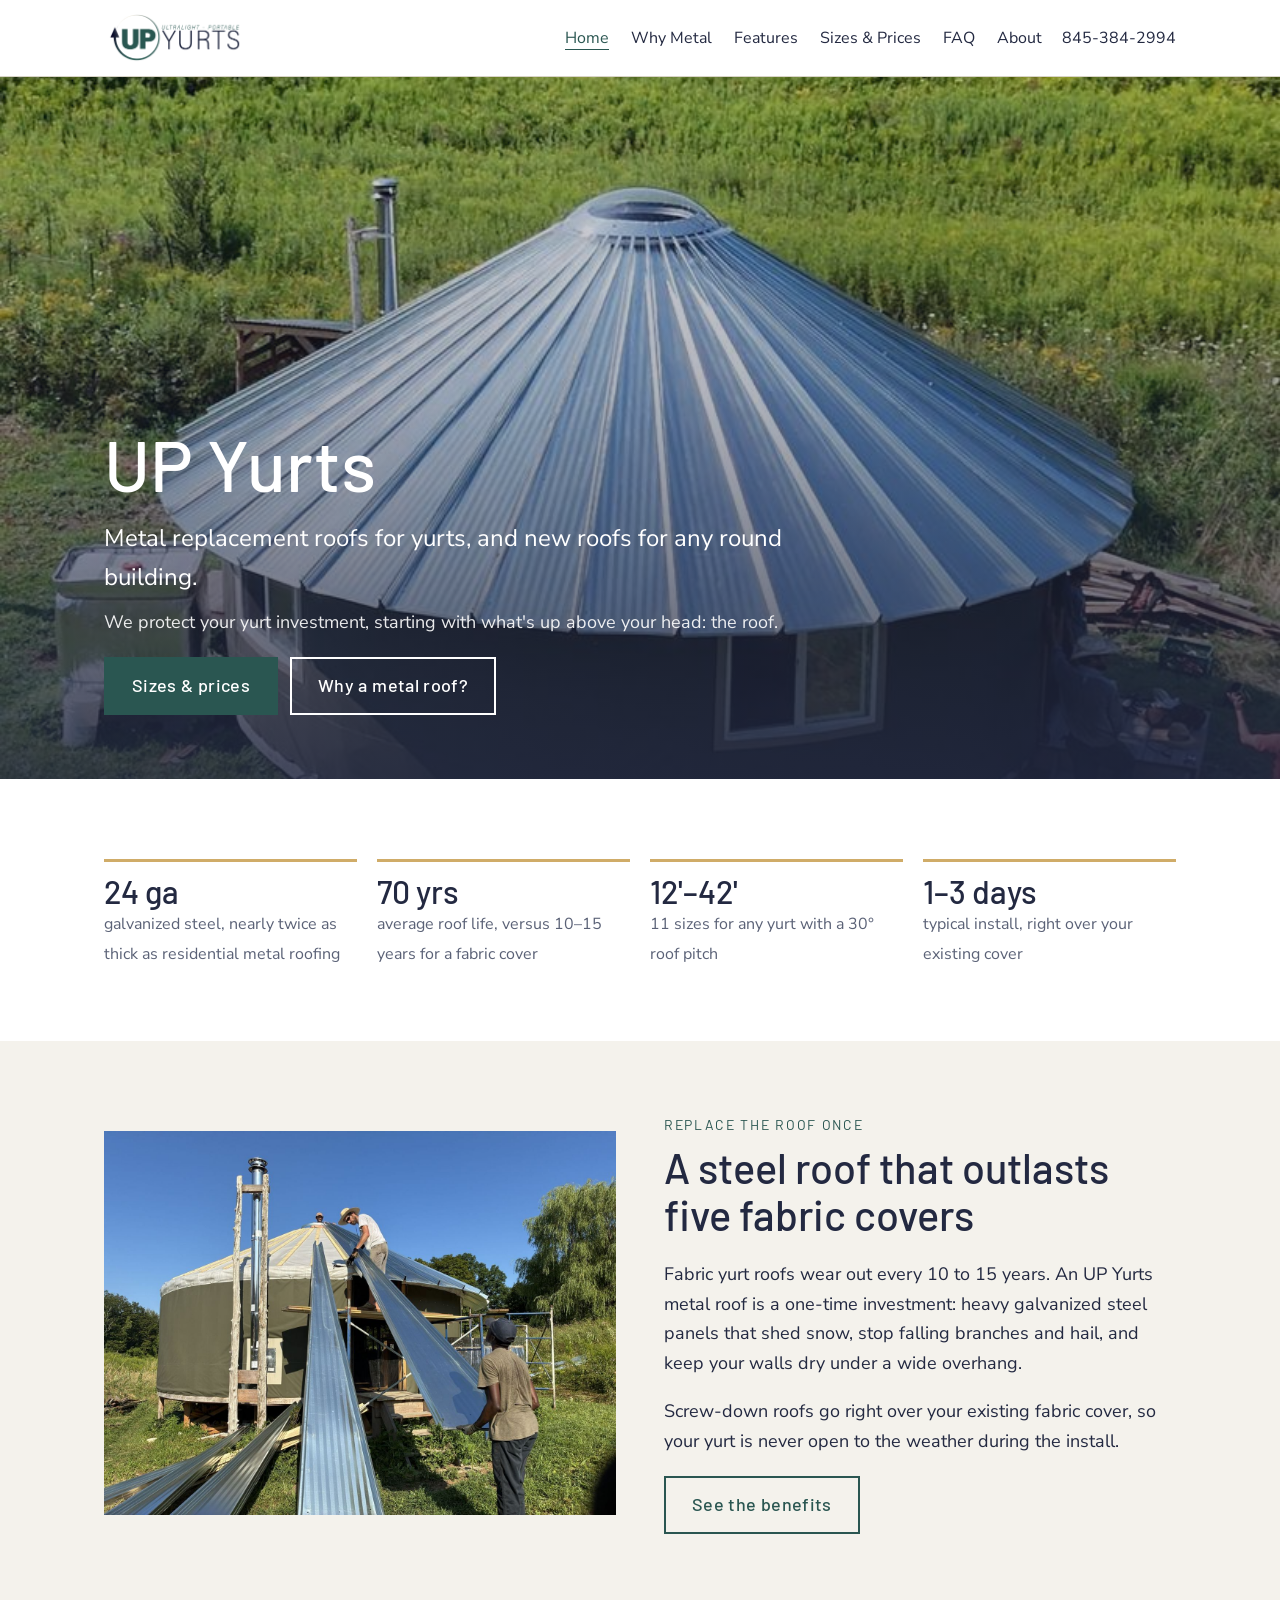
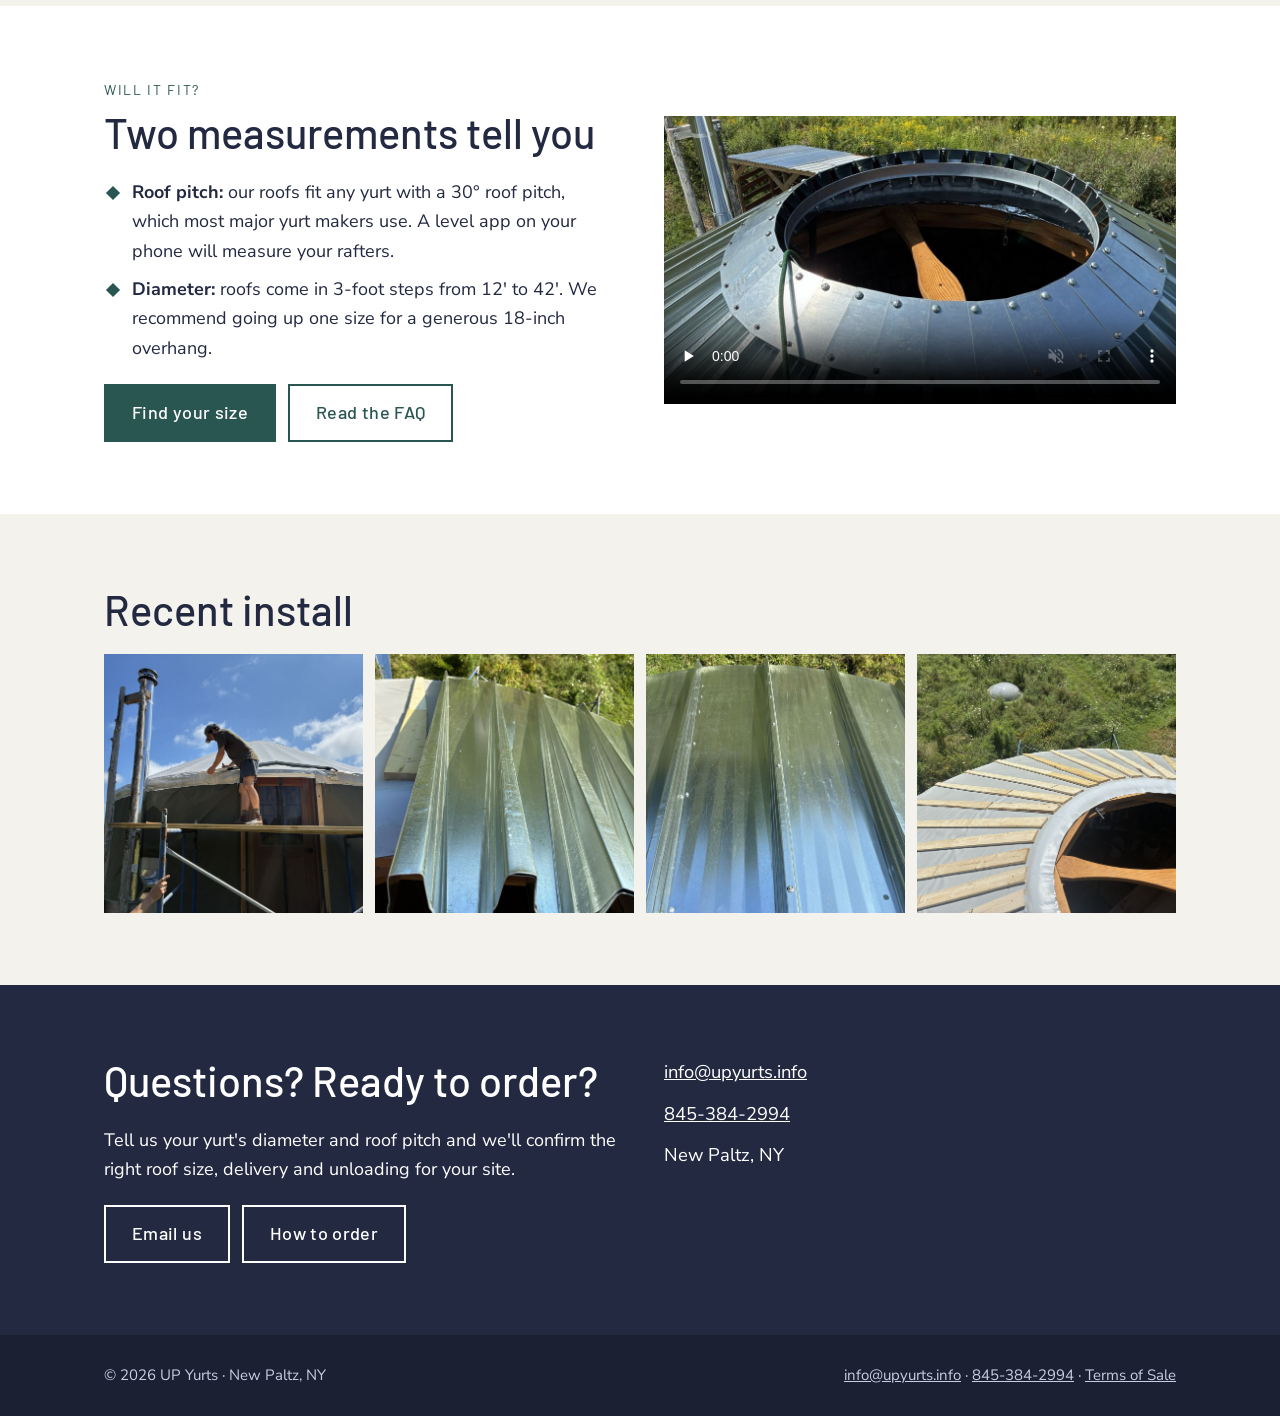
<file: index.html>
<!DOCTYPE html>
<html lang="en">
<head>
<meta charset="utf-8">
<meta name="viewport" content="width=device-width, initial-scale=1">
<title>UP Yurts | Metal Yurt Roofs | Replacement Roofs for Yurts</title>
<meta name="description" content="Galvanized steel replacement roofs for yurts and round houses. 11 sizes from 12' to 42', built for a 70-year life, shipped free in the lower 48.">
<link rel="canonical" href="https://upyurts.info/">
<meta property="og:title" content="UP Yurts | Metal Yurt Roofs | Replacement Roofs for Yurts">
<meta property="og:description" content="Galvanized steel replacement roofs for yurts and round houses. 11 sizes from 12' to 42', built for a 70-year life, shipped free in the lower 48.">
<meta property="og:image" content="https://upyurts.info/img/roof-finished.jpg">
<meta property="og:url" content="https://upyurts.info/">
<meta property="og:site_name" content="UP Yurts">
<link rel="icon" href="/assets/logo.png">
<link rel="preconnect" href="https://fonts.googleapis.com"><link rel="preconnect" href="https://fonts.gstatic.com" crossorigin>
<link href="https://fonts.googleapis.com/css2?family=Barlow:wght@500&family=Nunito+Sans:wght@400;700&display=swap" rel="stylesheet">
<link rel="stylesheet" href="/assets/style.css">
</head>
<body>
<a class="skip" href="#main">Skip to content</a>
<header class="site-head"><div class="wrap">
<a class="logo" href="/"><img src="/assets/logo.png" alt="UP Yurts" width="148" height="50"></a>
<button class="menu-btn" aria-expanded="false" aria-controls="nav" onclick="var n=document.getElementById('nav');n.classList.toggle('open');this.setAttribute('aria-expanded',n.classList.contains('open'))">Menu</button>
<nav class="nav" id="nav"><a href="/" aria-current=page>Home</a><a href="/metal-yurt-roofs">Why Metal</a><a href="/features">Features</a><a href="/roof">Sizes &amp; Prices</a><a href="/faq">FAQ</a><a href="/about">About</a></nav>
<a class="head-phone" href="tel:+18453842994">845-384-2994</a>
</div></header>
<main id="main">
<div class="hero">
<video autoplay muted loop playsinline poster="/img/roof-finished.jpg"><source src="/media/roof-drone-1.mp4" type="video/mp4"></video>
<div class="wrap">
<h1>UP Yurts</h1>
<p class="lead">Metal replacement roofs for yurts, and new roofs for any round building.</p>
<p class="sub">We protect your yurt investment, starting with what's up above your head: the roof.</p>
<div class="btns"><a class="btn solid" href="/roof">Sizes &amp; prices</a><a class="btn light" href="/metal-yurt-roofs">Why a metal roof?</a></div>
</div></div>

<section><div class="wrap">
<div class="facts">
<div class="fact"><b>24 ga</b><span>galvanized steel, nearly twice as thick as residential metal roofing</span></div>
<div class="fact"><b>70 yrs</b><span>average roof life, versus 10–15 years for a fabric cover</span></div>
<div class="fact"><b>12'–42'</b><span>11 sizes for any yurt with a 30° roof pitch</span></div>
<div class="fact"><b>1–3 days</b><span>typical install, right over your existing cover</span></div>
</div></div></section>

<section class="alt"><div class="wrap split">
<div class="split-media"><img src="/img/img_3580.jpg" alt="Installing metal roof panels on a yurt" loading="lazy"></div>
<div><p class="kicker">Replace the roof once</p>
<h2>A steel roof that outlasts five fabric covers</h2>
<p>Fabric yurt roofs wear out every 10 to 15 years. An UP Yurts metal roof is a one-time investment: heavy galvanized steel panels that shed snow, stop falling branches and hail, and keep your walls dry under a wide overhang.</p>
<p>Screw-down roofs go right over your existing fabric cover, so your yurt is never open to the weather during the install.</p>
<div class="btns"><a class="btn" href="/metal-yurt-roofs">See the benefits</a></div></div>
</div></section>

<section><div class="wrap split flip">
<div class="split-media"><div class="video-box"><video controls muted playsinline preload="none" poster="/img/img_3600.jpg"><source src="/media/roof-drone-2.mp4" type="video/mp4"></video></div></div>
<div><p class="kicker">Will it fit?</p>
<h2>Two measurements tell you</h2>
<ul class="ticks"><li><b>Roof pitch:</b> our roofs fit any yurt with a 30° roof pitch, which most major yurt makers use. A level app on your phone will measure your rafters.</li>
<li><b>Diameter:</b> roofs come in 3-foot steps from 12' to 42'. We recommend going up one size for a generous 18-inch overhang.</li></ul>
<div class="btns"><a class="btn solid" href="/roof">Find your size</a><a class="btn" href="/faq">Read the FAQ</a></div></div>
</div></section>

<section class="alt"><div class="wrap">
<h2>Recent install</h2>
<div class="gallery">
<img src="/img/img_3549.jpg" alt="Setting the first roof panels">
<img src="/img/img_3572.jpg" alt="Deep-rib galvanized roof panels">
<img src="/img/img_3599.jpg" alt="Finished roof panels">
<img src="/img/img_3569.jpg" alt="Roof center ring opening">
</div></div></section>
<section class="contact"><div class="wrap split">
<div><h2>Questions? Ready to order?</h2>
<p>Tell us your yurt's diameter and roof pitch and we'll confirm the right roof size, delivery and unloading for your site.</p>
<div class="btns"><a class="btn light" href="mailto:info@upyurts.info">Email us</a><a class="btn light" href="/roof#order">How to order</a></div></div>
<ul class="contact-list"><li><a href="mailto:info@upyurts.info">info@upyurts.info</a></li><li><a href="tel:+18453842994">845-384-2994</a></li><li>New Paltz, NY</li></ul>
</div></section>
</main>
<footer class="site-foot"><div class="wrap">
<span>© 2026 UP Yurts · New Paltz, NY</span>
<span><a href="mailto:info@upyurts.info">info@upyurts.info</a> · <a href="tel:+18453842994">845-384-2994</a> · <a href="/terms">Terms of Sale</a></span>
</div></footer>
</body>
</html>
</file>
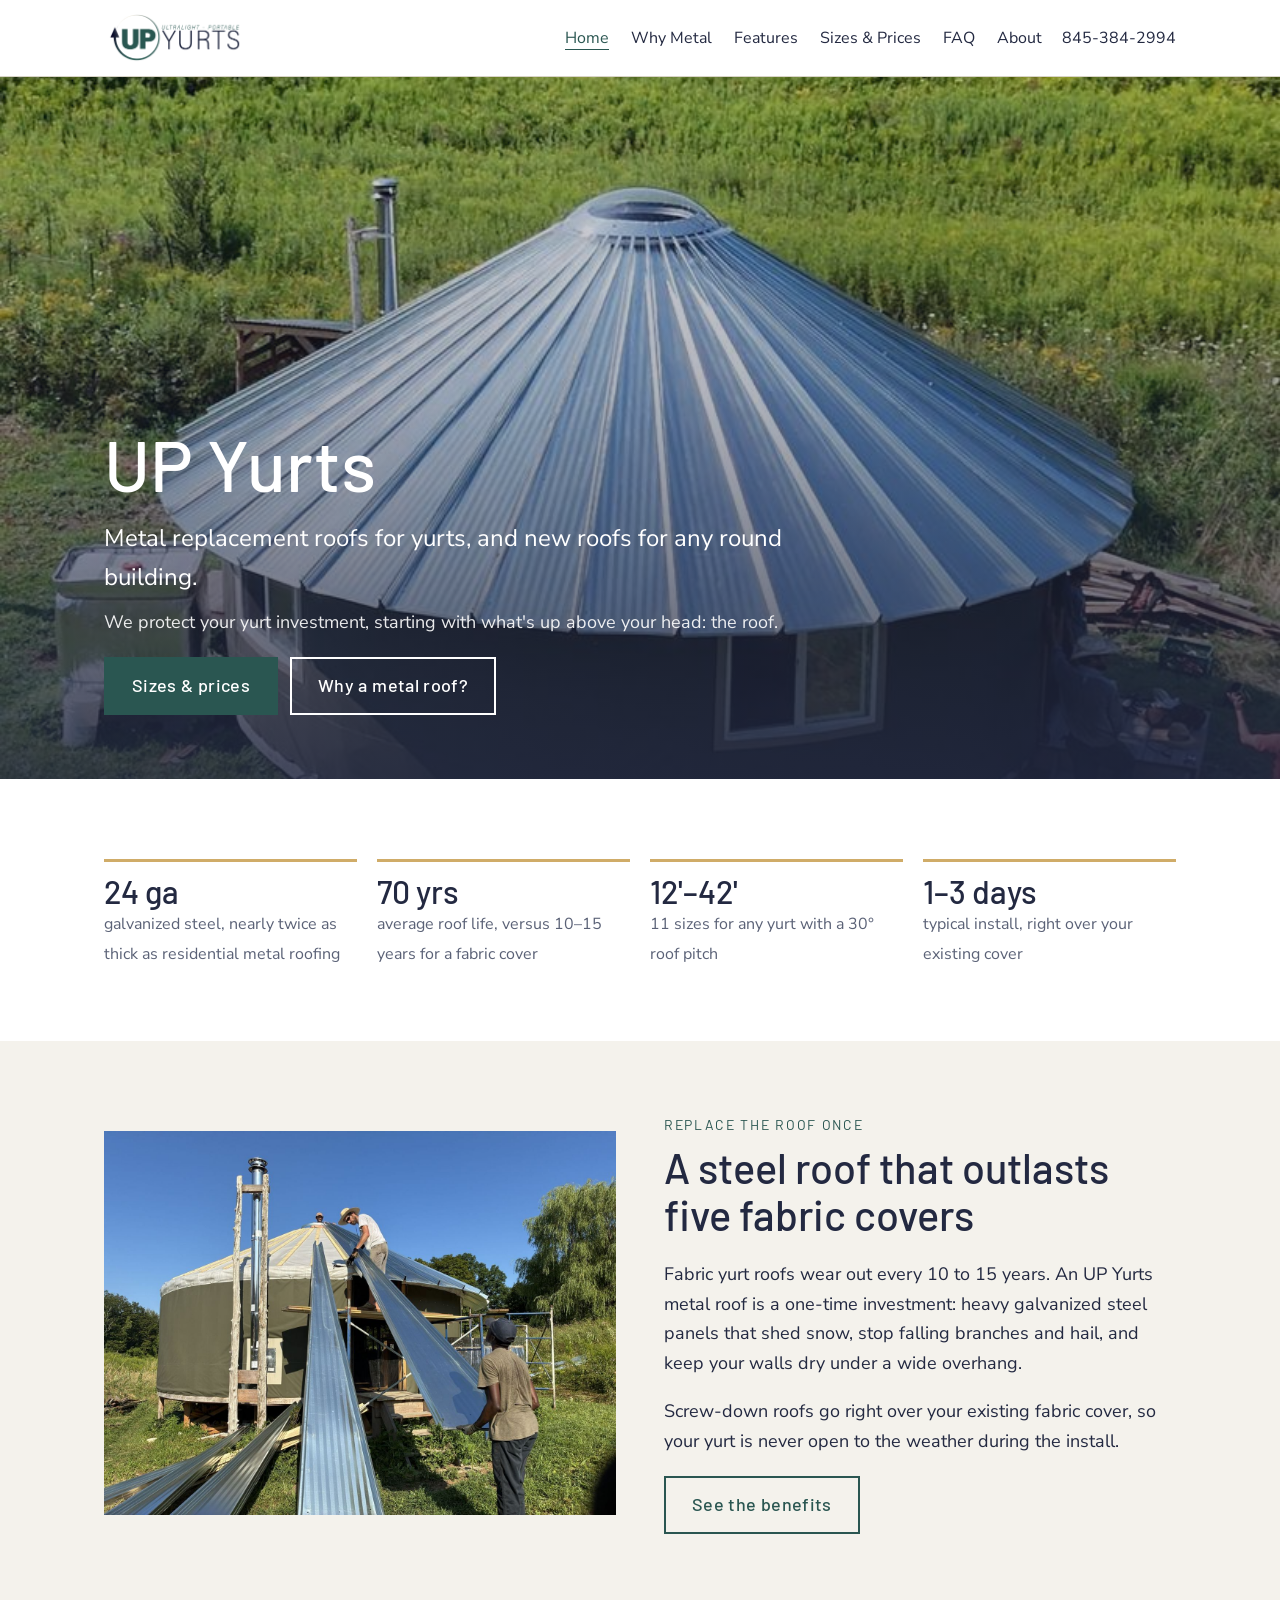
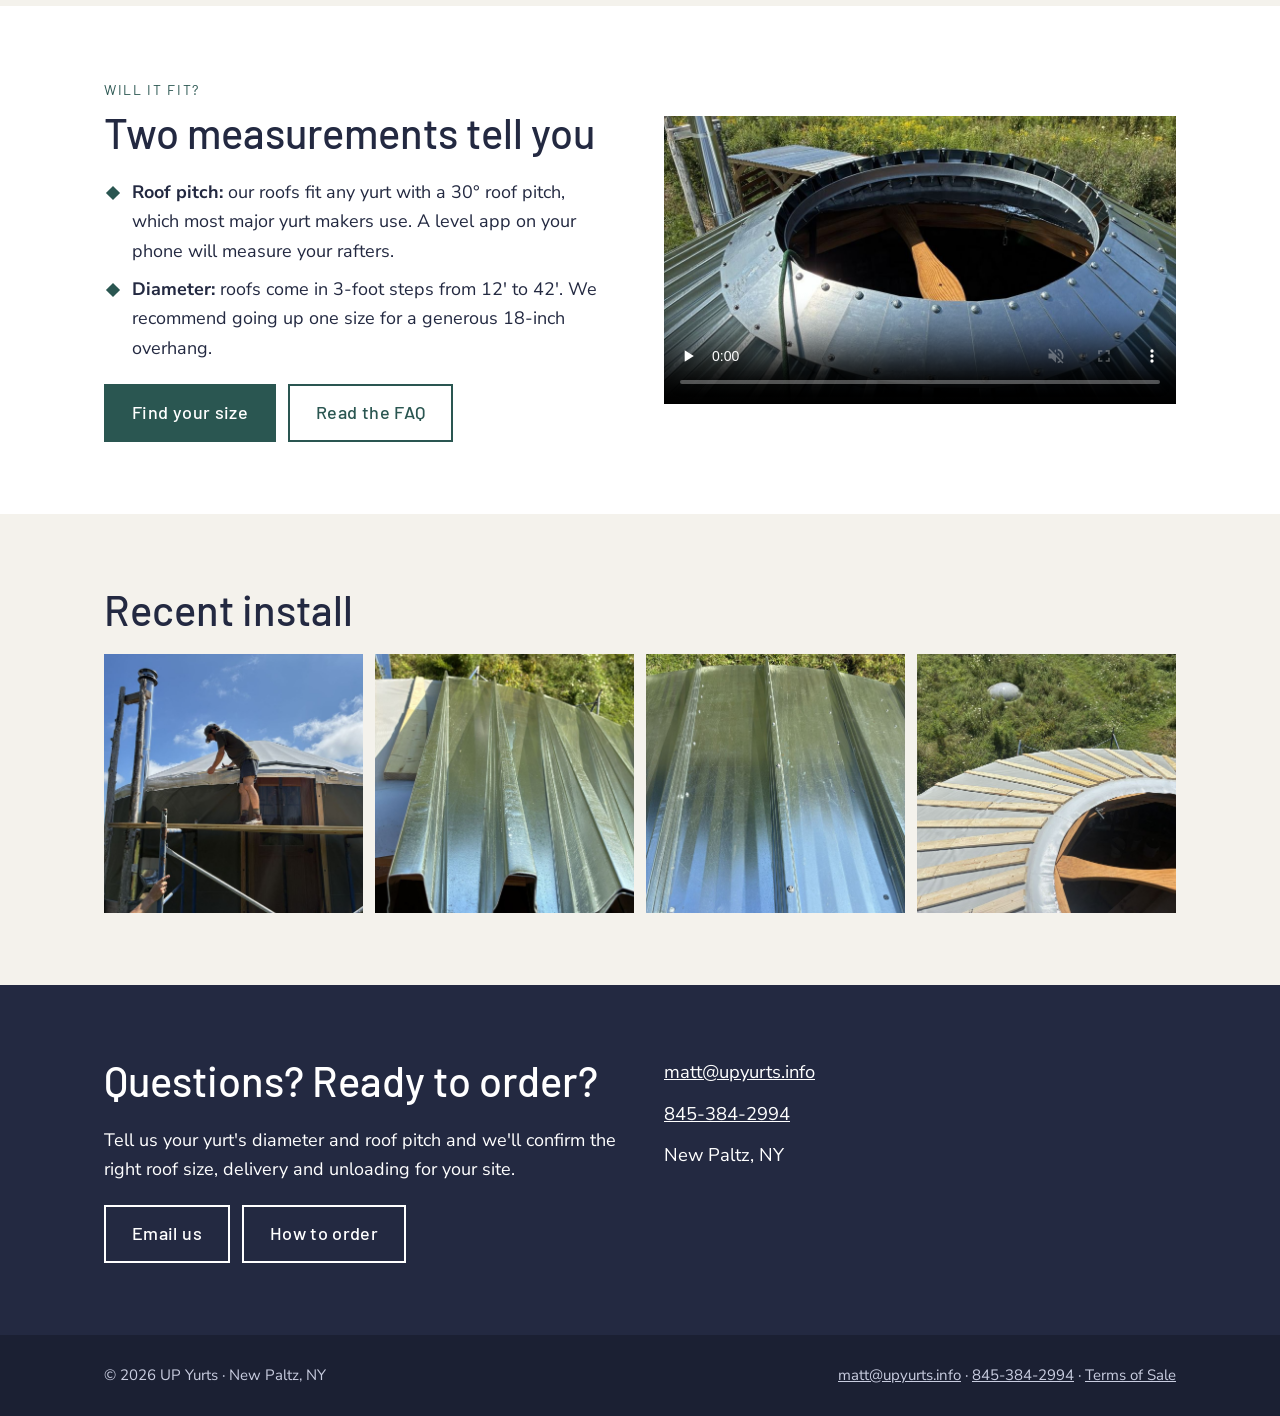
<file: public/index.html>
<!DOCTYPE html>
<html lang="en">
<head>
<meta charset="utf-8">
<meta name="viewport" content="width=device-width, initial-scale=1">
<title>UP Yurts | Metal Yurt Roofs | Replacement Roofs for Yurts</title>
<meta name="description" content="Galvanized steel replacement roofs for yurts and round houses. 11 sizes from 12' to 42', built for a 70-year life, with freight to your door included.">
<link rel="canonical" href="https://upyurts.info/">
<meta property="og:title" content="UP Yurts | Metal Yurt Roofs | Replacement Roofs for Yurts">
<meta property="og:description" content="Galvanized steel replacement roofs for yurts and round houses. 11 sizes from 12' to 42', built for a 70-year life, with freight to your door included.">
<meta property="og:image" content="https://upyurts.info/img/roof-finished.jpg">
<meta property="og:url" content="https://upyurts.info/">
<meta property="og:site_name" content="UP Yurts">
<link rel="icon" href="/assets/logo.png">
<link rel="preconnect" href="https://fonts.googleapis.com"><link rel="preconnect" href="https://fonts.gstatic.com" crossorigin>
<link href="https://fonts.googleapis.com/css2?family=Barlow:wght@500&family=Nunito+Sans:wght@400;700&display=swap" rel="stylesheet">
<link rel="stylesheet" href="/assets/style.css">
</head>
<body>
<a class="skip" href="#main">Skip to content</a>
<header class="site-head"><div class="wrap">
<a class="logo" href="/"><img src="/assets/logo.png" alt="UP Yurts" width="148" height="50"></a>
<button class="menu-btn" aria-expanded="false" aria-controls="nav" onclick="var n=document.getElementById('nav');n.classList.toggle('open');this.setAttribute('aria-expanded',n.classList.contains('open'))">Menu</button>
<nav class="nav" id="nav"><a href="/" aria-current=page>Home</a><a href="/metal-yurt-roofs">Why Metal</a><a href="/features">Features</a><a href="/roof">Sizes &amp; Prices</a><a href="/faq">FAQ</a><a href="/about">About</a></nav>
<a class="head-phone" href="tel:+18453842994">845-384-2994</a>
</div></header>
<main id="main">
<div class="hero">
<video autoplay muted loop playsinline poster="/img/roof-finished.jpg"><source src="/media/roof-drone-1.mp4" type="video/mp4"></video>
<div class="wrap">
<h1>UP Yurts</h1>
<p class="lead">Metal replacement roofs for yurts, and new roofs for any round building.</p>
<p class="sub">We protect your yurt investment, starting with what's up above your head: the roof.</p>
<div class="btns"><a class="btn solid" href="/roof">Sizes &amp; prices</a><a class="btn light" href="/metal-yurt-roofs">Why a metal roof?</a></div>
</div></div>

<section><div class="wrap">
<div class="facts">
<div class="fact"><b>24 ga</b><span>galvanized steel, nearly twice as thick as residential metal roofing</span></div>
<div class="fact"><b>70 yrs</b><span>average roof life, versus 10–15 years for a fabric cover</span></div>
<div class="fact"><b>12'–42'</b><span>11 sizes for any yurt with a 30° roof pitch</span></div>
<div class="fact"><b>1–3 days</b><span>typical install, right over your existing cover</span></div>
</div></div></section>

<section class="alt"><div class="wrap split">
<div class="split-media"><img src="/img/img_3580.jpg" alt="Installing metal roof panels on a yurt" loading="lazy"></div>
<div><p class="kicker">Replace the roof once</p>
<h2>A steel roof that outlasts five fabric covers</h2>
<p>Fabric yurt roofs wear out every 10 to 15 years. An UP Yurts metal roof is a one-time investment: heavy galvanized steel panels that shed snow, stop falling branches and hail, and keep your walls dry under a wide overhang.</p>
<p>Screw-down roofs go right over your existing fabric cover, so your yurt is never open to the weather during the install.</p>
<div class="btns"><a class="btn" href="/metal-yurt-roofs">See the benefits</a></div></div>
</div></section>

<section><div class="wrap split flip">
<div class="split-media"><div class="video-box"><video controls muted playsinline preload="none" poster="/img/img_3600.jpg"><source src="/media/roof-drone-2.mp4" type="video/mp4"></video></div></div>
<div><p class="kicker">Will it fit?</p>
<h2>Two measurements tell you</h2>
<ul class="ticks"><li><b>Roof pitch:</b> our roofs fit any yurt with a 30° roof pitch, which most major yurt makers use. A level app on your phone will measure your rafters.</li>
<li><b>Diameter:</b> roofs come in 3-foot steps from 12' to 42'. We recommend going up one size for a generous 18-inch overhang.</li></ul>
<div class="btns"><a class="btn solid" href="/roof">Find your size</a><a class="btn" href="/faq">Read the FAQ</a></div></div>
</div></section>

<section class="alt"><div class="wrap">
<h2>Recent install</h2>
<div class="gallery">
<img src="/img/img_3549.jpg" alt="Setting the first roof panels">
<img src="/img/img_3572.jpg" alt="Deep-rib galvanized roof panels">
<img src="/img/img_3599.jpg" alt="Finished roof panels">
<img src="/img/img_3569.jpg" alt="Roof center ring opening">
</div></div></section>
<section class="contact"><div class="wrap split">
<div><h2>Questions? Ready to order?</h2>
<p>Tell us your yurt's diameter and roof pitch and we'll confirm the right roof size, delivery and unloading for your site.</p>
<div class="btns"><a class="btn light" href="mailto:matt@upyurts.info">Email us</a><a class="btn light" href="/roof#order">How to order</a></div></div>
<ul class="contact-list"><li><a href="mailto:matt@upyurts.info">matt@upyurts.info</a></li><li><a href="tel:+18453842994">845-384-2994</a></li><li>New Paltz, NY</li></ul>
</div></section>
</main>
<footer class="site-foot"><div class="wrap">
<span>© 2026 UP Yurts · New Paltz, NY</span>
<span><a href="mailto:matt@upyurts.info">matt@upyurts.info</a> · <a href="tel:+18453842994">845-384-2994</a> · <a href="/terms">Terms of Sale</a></span>
</div></footer>
</body>
</html>
</file>
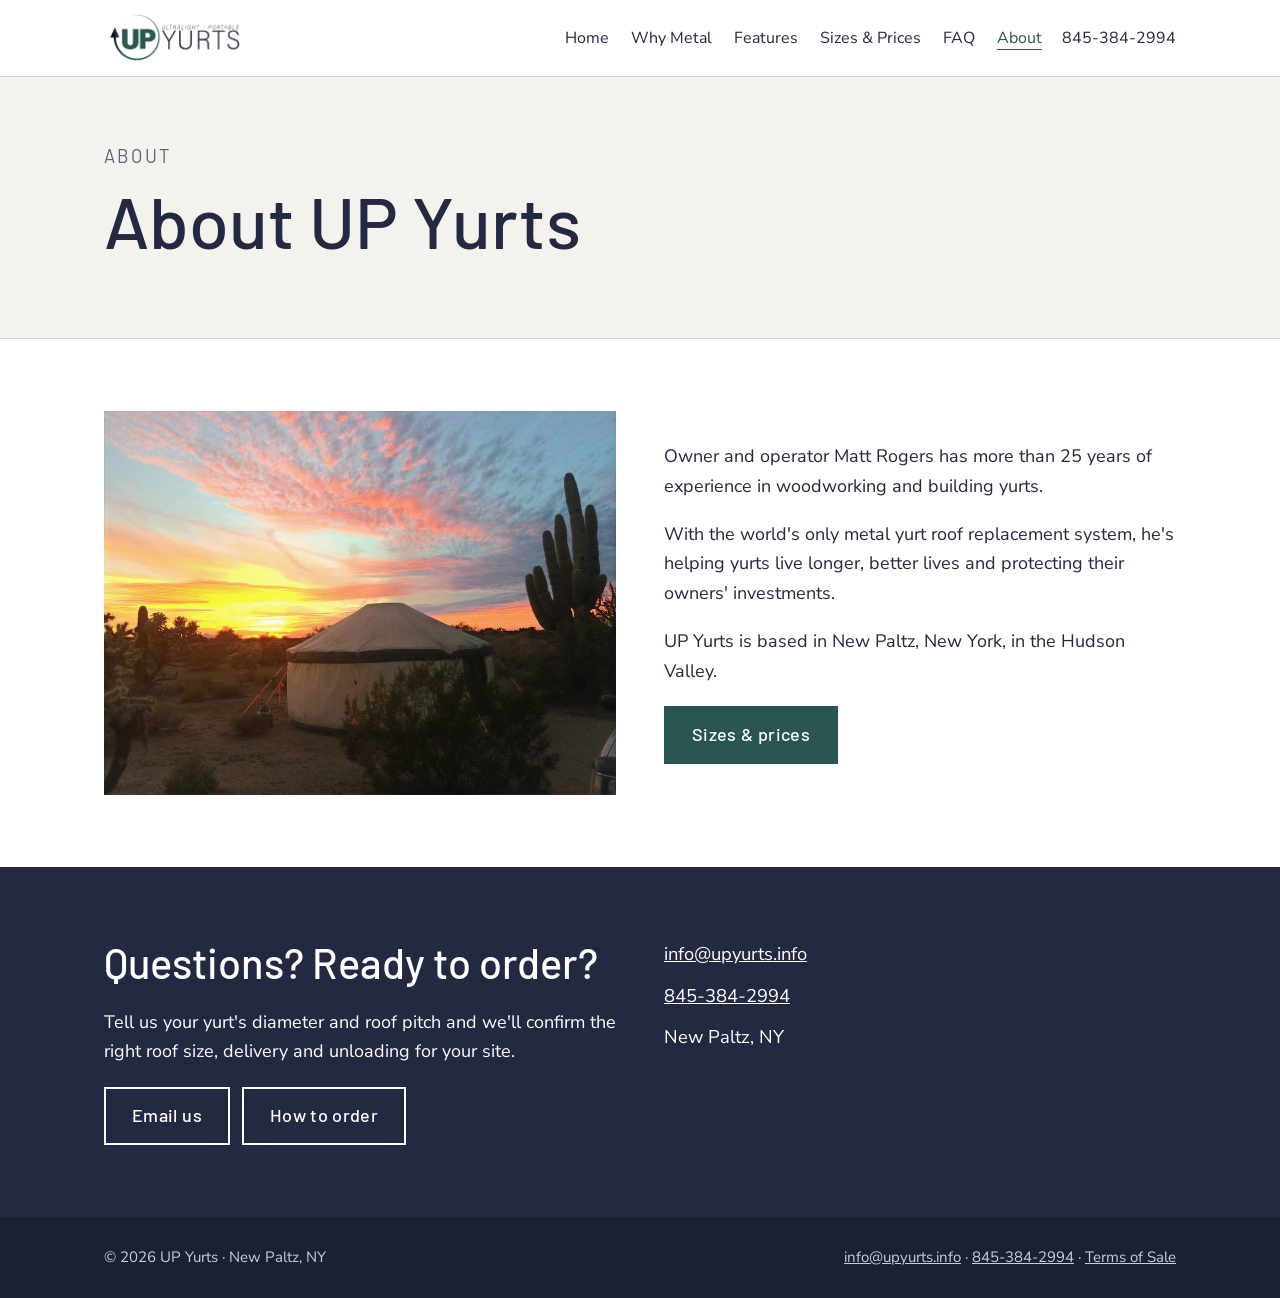
<file: about.html>
<!DOCTYPE html>
<html lang="en">
<head>
<meta charset="utf-8">
<meta name="viewport" content="width=device-width, initial-scale=1">
<title>About | UP Yurts</title>
<meta name="description" content="UP Yurts is run by Matt Rogers in New Paltz, NY, with more than 25 years of woodworking and yurt-building experience.">
<link rel="canonical" href="https://upyurts.info/about">
<meta property="og:title" content="About | UP Yurts">
<meta property="og:description" content="UP Yurts is run by Matt Rogers in New Paltz, NY, with more than 25 years of woodworking and yurt-building experience.">
<meta property="og:image" content="https://upyurts.info/img/roof-finished.jpg">
<meta property="og:url" content="https://upyurts.info/about">
<meta property="og:site_name" content="UP Yurts">
<link rel="icon" href="/assets/logo.png">
<link rel="preconnect" href="https://fonts.googleapis.com"><link rel="preconnect" href="https://fonts.gstatic.com" crossorigin>
<link href="https://fonts.googleapis.com/css2?family=Barlow:wght@500&family=Nunito+Sans:wght@400;700&display=swap" rel="stylesheet">
<link rel="stylesheet" href="/assets/style.css">
</head>
<body>
<a class="skip" href="#main">Skip to content</a>
<header class="site-head"><div class="wrap">
<a class="logo" href="/"><img src="/assets/logo.png" alt="UP Yurts" width="148" height="50"></a>
<button class="menu-btn" aria-expanded="false" aria-controls="nav" onclick="var n=document.getElementById('nav');n.classList.toggle('open');this.setAttribute('aria-expanded',n.classList.contains('open'))">Menu</button>
<nav class="nav" id="nav"><a href="/">Home</a><a href="/metal-yurt-roofs">Why Metal</a><a href="/features">Features</a><a href="/roof">Sizes &amp; Prices</a><a href="/faq">FAQ</a><a href="/about" aria-current=page>About</a></nav>
<a class="head-phone" href="tel:+18453842994">845-384-2994</a>
</div></header>
<main id="main">
<div class="page-head"><div class="wrap"><p class="kicker">About</p><h1>About UP Yurts</h1></div></div>
<section><div class="wrap split">
<div class="split-media"><img src="/img/about-yurt.jpg" alt="A yurt at sunset in the desert" loading="lazy"></div>
<div><p>Owner and operator Matt Rogers has more than 25 years of experience in woodworking and building yurts.</p>
<p>With the world's only metal yurt roof replacement system, he's helping yurts live longer, better lives and protecting their owners' investments.</p>
<p>UP Yurts is based in New Paltz, New York, in the Hudson Valley.</p>
<div class="btns"><a class="btn solid" href="/roof">Sizes &amp; prices</a></div></div>
</div></section>
<section class="contact"><div class="wrap split">
<div><h2>Questions? Ready to order?</h2>
<p>Tell us your yurt's diameter and roof pitch and we'll confirm the right roof size, delivery and unloading for your site.</p>
<div class="btns"><a class="btn light" href="mailto:info@upyurts.info">Email us</a><a class="btn light" href="/roof#order">How to order</a></div></div>
<ul class="contact-list"><li><a href="mailto:info@upyurts.info">info@upyurts.info</a></li><li><a href="tel:+18453842994">845-384-2994</a></li><li>New Paltz, NY</li></ul>
</div></section>
</main>
<footer class="site-foot"><div class="wrap">
<span>© 2026 UP Yurts · New Paltz, NY</span>
<span><a href="mailto:info@upyurts.info">info@upyurts.info</a> · <a href="tel:+18453842994">845-384-2994</a> · <a href="/terms">Terms of Sale</a></span>
</div></footer>
</body>
</html>
</file>
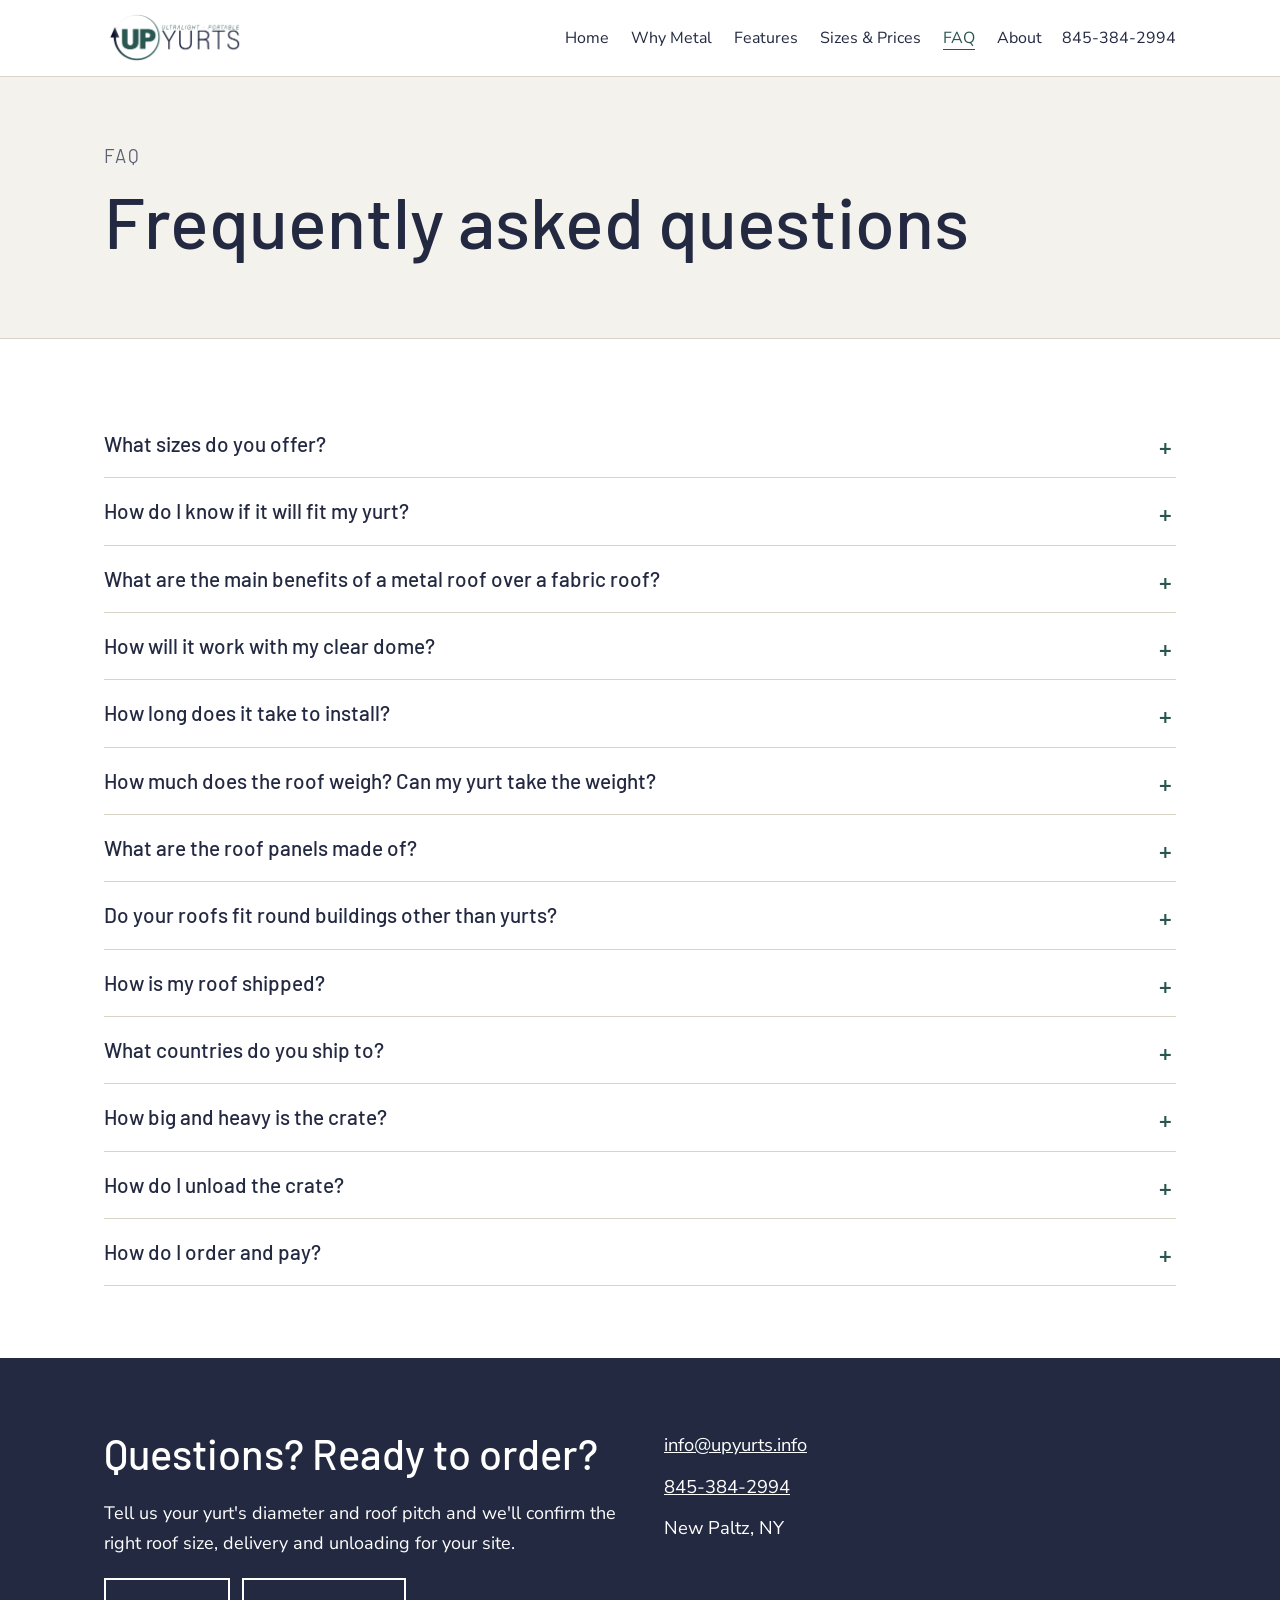
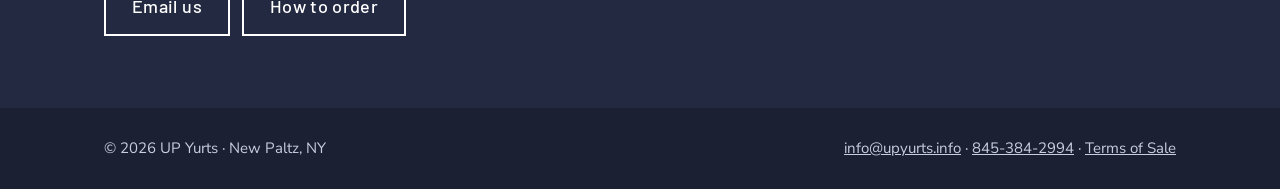
<file: faq.html>
<!DOCTYPE html>
<html lang="en">
<head>
<meta charset="utf-8">
<meta name="viewport" content="width=device-width, initial-scale=1">
<title>FAQ | Metal Yurt Roofs | UP Yurts</title>
<meta name="description" content="Answers about UP Yurts metal roofs: sizes, fit, domes, install time, weight, materials, shipping, crate sizes, unloading and ordering.">
<link rel="canonical" href="https://upyurts.info/faq">
<meta property="og:title" content="FAQ | Metal Yurt Roofs | UP Yurts">
<meta property="og:description" content="Answers about UP Yurts metal roofs: sizes, fit, domes, install time, weight, materials, shipping, crate sizes, unloading and ordering.">
<meta property="og:image" content="https://upyurts.info/img/roof-finished.jpg">
<meta property="og:url" content="https://upyurts.info/faq">
<meta property="og:site_name" content="UP Yurts">
<link rel="icon" href="/assets/logo.png">
<link rel="preconnect" href="https://fonts.googleapis.com"><link rel="preconnect" href="https://fonts.gstatic.com" crossorigin>
<link href="https://fonts.googleapis.com/css2?family=Barlow:wght@500&family=Nunito+Sans:wght@400;700&display=swap" rel="stylesheet">
<link rel="stylesheet" href="/assets/style.css">
</head>
<body>
<a class="skip" href="#main">Skip to content</a>
<header class="site-head"><div class="wrap">
<a class="logo" href="/"><img src="/assets/logo.png" alt="UP Yurts" width="148" height="50"></a>
<button class="menu-btn" aria-expanded="false" aria-controls="nav" onclick="var n=document.getElementById('nav');n.classList.toggle('open');this.setAttribute('aria-expanded',n.classList.contains('open'))">Menu</button>
<nav class="nav" id="nav"><a href="/">Home</a><a href="/metal-yurt-roofs">Why Metal</a><a href="/features">Features</a><a href="/roof">Sizes &amp; Prices</a><a href="/faq" aria-current=page>FAQ</a><a href="/about">About</a></nav>
<a class="head-phone" href="tel:+18453842994">845-384-2994</a>
</div></header>
<main id="main">
<div class="page-head"><div class="wrap"><p class="kicker">FAQ</p><h1>Frequently asked questions</h1></div></div>
<section><div class="wrap"><details><summary>What sizes do you offer?</summary><div><p>Our metal roofs come in 11 sizes: 12', 15', 18', 21', 24', 27', 30', 33', 36', 39' and 42' diameters. Sizes are nominal; the actual diameter is 3 to 4 inches larger. We recommend going up one size for a generous 18-inch eave overhang. <a href="/roof">See prices</a>.</p></div></details><details><summary>How do I know if it will fit my yurt?</summary><div><p>Two measurements. First and most important is your roof angle: our roofs are made to a 30° pitch to match most major yurt makers, with a 1–2° tolerance. Second is your yurt's diameter.</p></div></details><details><summary>What are the main benefits of a metal roof over a fabric roof?</summary><div><p><ul class=ticks><li>A wide overhang keeps your walls dry, so windows can stay open in a light rain.</li><li>Thick steel protects you from falling branches and hail.</li><li>Our roofs last an average of 70 years, a 75% or greater savings over the life of the roof.</li><li>Galvanized steel contains only three elements: iron, carbon and zinc.</li></ul><a href="/metal-yurt-roofs">More on the benefits</a>.</p></div></details><details><summary>How will it work with my clear dome?</summary><div><p>Our 12' and 15' roofs have a 22-inch center opening. All sizes 18' and larger have a factory-finished 36-inch peak opening. An optional 60-inch dome flashing kit is available for $150. We'll also try to work with your existing dome and hardware, or provide a replacement dome.</p></div></details><details><summary>How long does it take to install?</summary><div><p>Pre-punched bolt holes and fully formed flashing panels make the install quick. A competent crew can install a smaller roof in a day; larger roofs take 1 to 3 days depending on crew size and speed.</p></div></details><details><summary>How much does the roof weigh? Can my yurt take the weight?</summary><div><p>Our roofs weigh about 2 to 2.5 pounds per square foot. Most yurt roofs are rated for 20 to 40 pounds per square foot or more, so this matters only if your yurt's rating is close to your local snow load. When engineered into a structure, the roof is designed for a 22 psf overall load; it doesn't increase your yurt's load capacity. Roof stiffeners and metal rafters are available for round houses.</p></div></details><details><summary>What are the roof panels made of?</summary><div><p>High-quality galvanized steel with a G-115 coating (minimum 350 g/m² of zinc). No other roofing uses a thicker zinc coating, and zinc is what keeps steel from corroding.</p></div></details><details><summary>Do your roofs fit round buildings other than yurts?</summary><div><p>Yes. Our roofs have been used on strawbale, earthbag and wood-frame round houses. The roof can be engineered into the structure as a complete rafter and roof system, or set on standard rafters.</p></div></details><details><summary>How is my roof shipped?</summary><div><p>Shipping is free to your address (some remote locations are excluded; Hawaii and Alaska orders go to a freight forwarder in the lower 48). Your roof arrives as one sturdy wooden crate on an LTL freight truck. You're responsible for unloading, and we're happy to help you plan it.</p></div></details><details><summary>What countries do you ship to?</summary><div><p>We work with international shippers to deliver to Canada, and with logistics companies that deliver to Hawaii and Alaska.</p></div></details><details><summary>How big and heavy is the crate?</summary><div><p>From 6 feet and 850 lb for a 12' roof up to 23½ feet and 4,700 lb for a 42' roof. Weights include about 200 lb of margin. <a href="/roof#shipping">See the crate table</a> for every size.</p></div></details><details><summary>How do I unload the crate?</summary><div><p>12' and 15' crates can come off on the truck's liftgate. 18' and larger roofs need a forklift. Crates over 20 feet (36'–42' roofs) are easiest with fork extensions or two forklifts, so contact us before delivery. Follow our <a href="/unloading">step-by-step unloading guide</a>.</p></div></details><details><summary>How do I order and pay?</summary><div><p>Fill out the order form with your size and delivery address, then pay a 50% deposit by ACH bank debit or check. The balance is due about a week before your roof ships. <a href="/roof#order">How to order</a>.</p></div></details></div></section>
<section class="contact"><div class="wrap split">
<div><h2>Questions? Ready to order?</h2>
<p>Tell us your yurt's diameter and roof pitch and we'll confirm the right roof size, delivery and unloading for your site.</p>
<div class="btns"><a class="btn light" href="mailto:info@upyurts.info">Email us</a><a class="btn light" href="/roof#order">How to order</a></div></div>
<ul class="contact-list"><li><a href="mailto:info@upyurts.info">info@upyurts.info</a></li><li><a href="tel:+18453842994">845-384-2994</a></li><li>New Paltz, NY</li></ul>
</div></section>
</main>
<footer class="site-foot"><div class="wrap">
<span>© 2026 UP Yurts · New Paltz, NY</span>
<span><a href="mailto:info@upyurts.info">info@upyurts.info</a> · <a href="tel:+18453842994">845-384-2994</a> · <a href="/terms">Terms of Sale</a></span>
</div></footer>
</body>
</html>
</file>
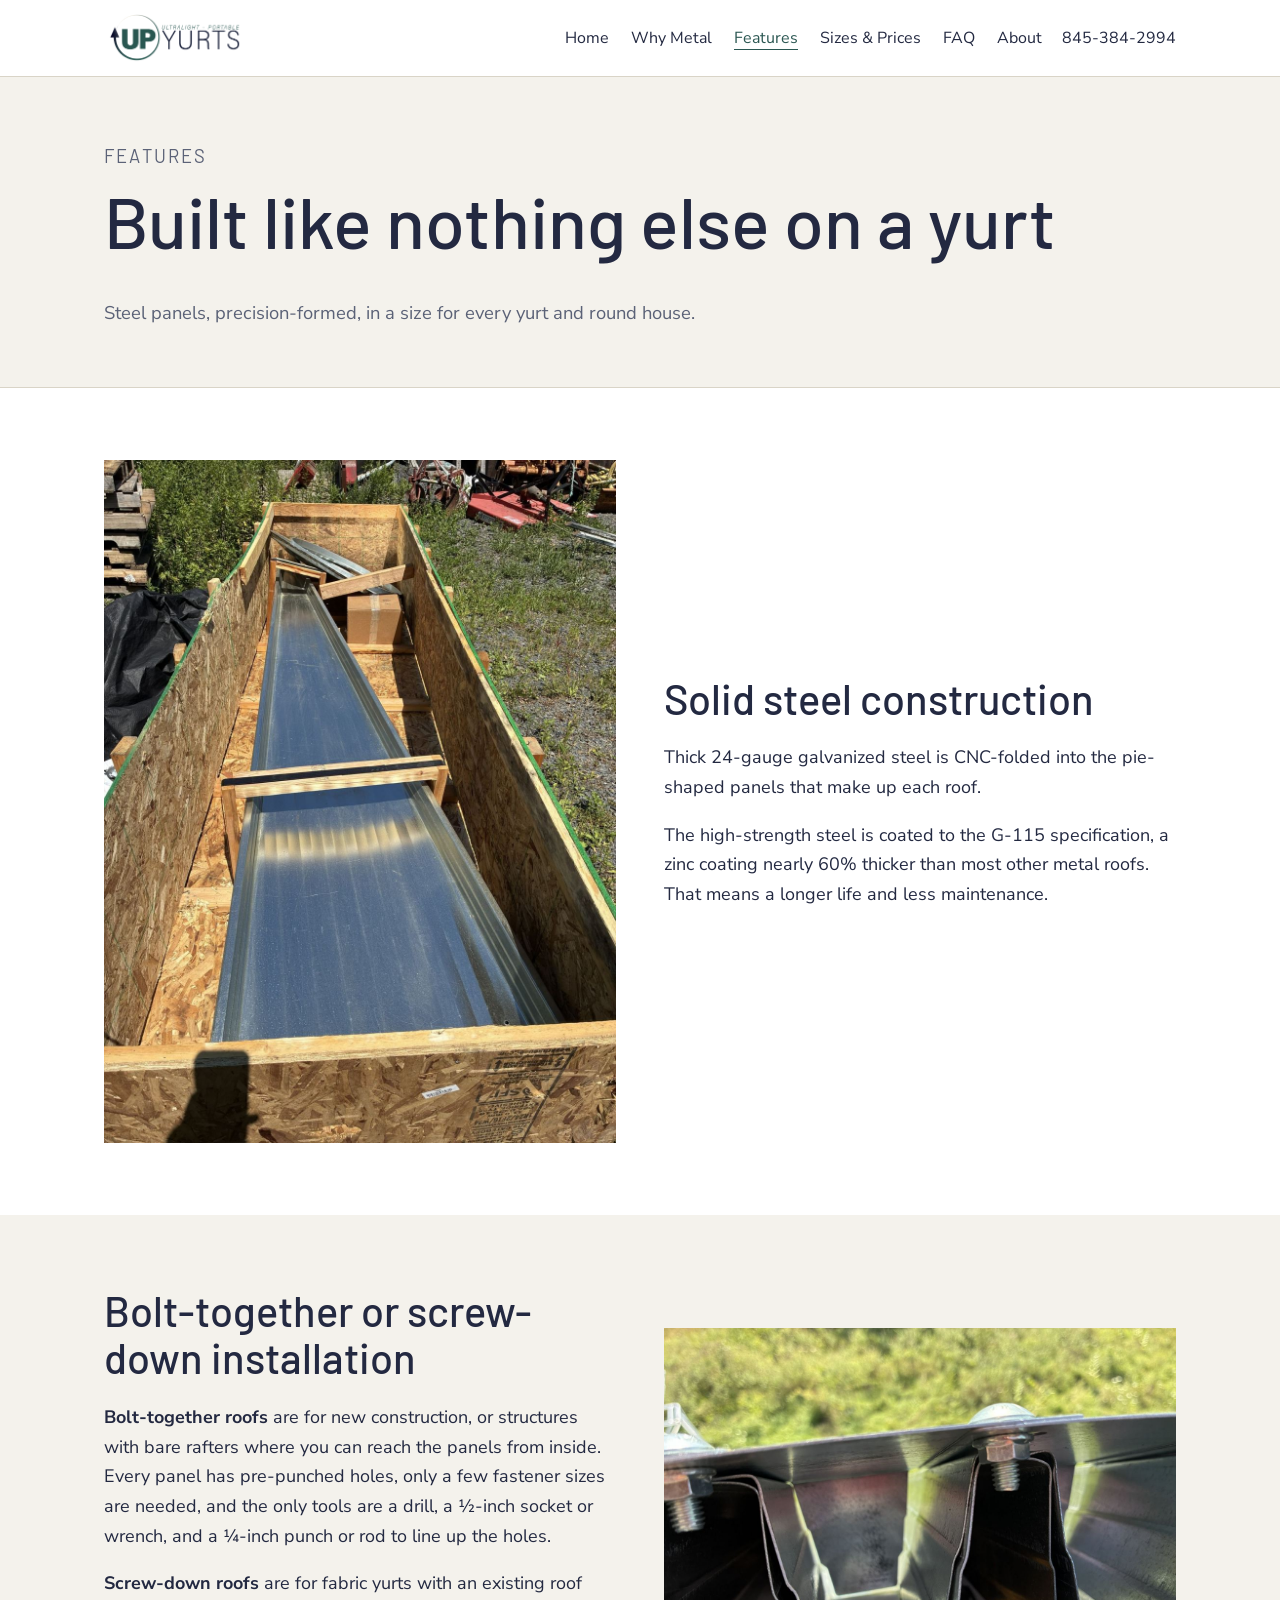
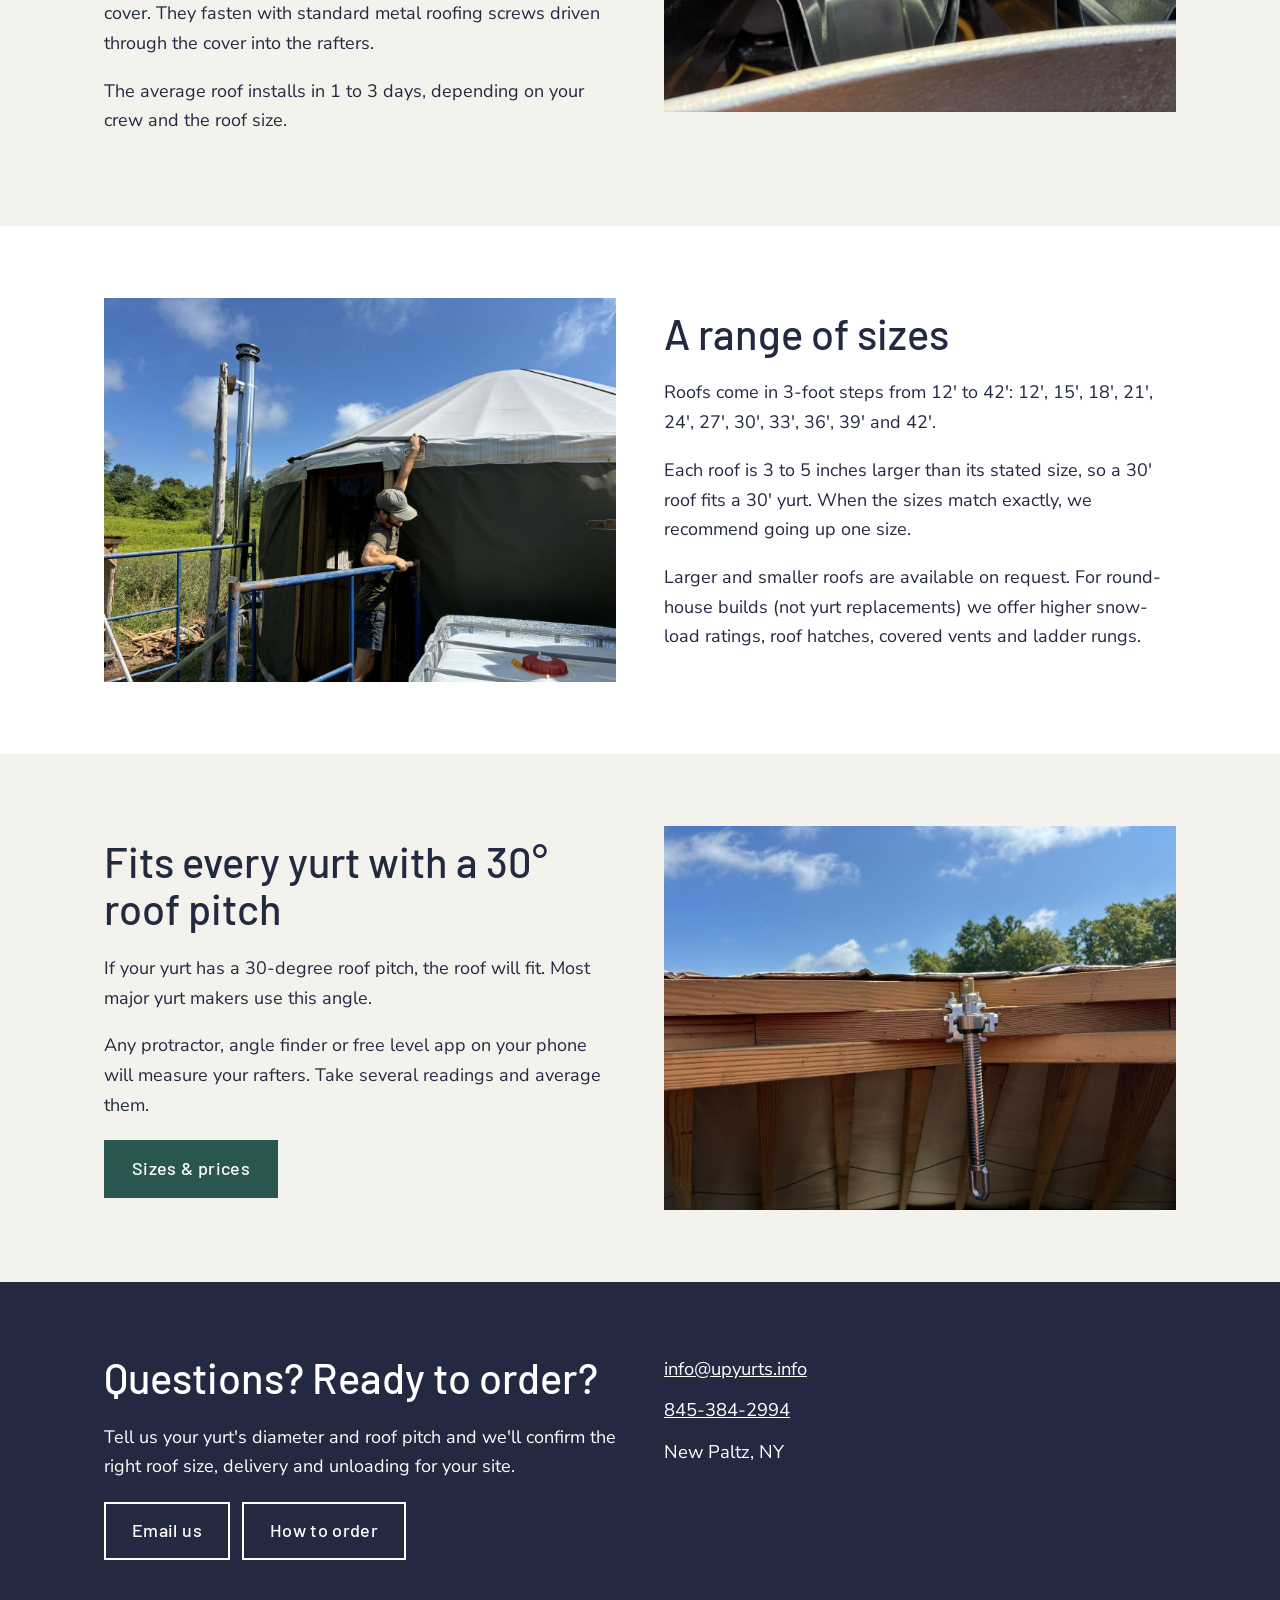
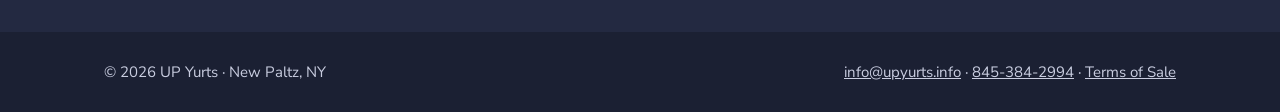
<file: features.html>
<!DOCTYPE html>
<html lang="en">
<head>
<meta charset="utf-8">
<meta name="viewport" content="width=device-width, initial-scale=1">
<title>Metal Yurt Roof Features | UP Yurts</title>
<meta name="description" content="24-gauge G-115 galvanized steel panels, bolt-together or screw-down installation, 11 sizes from 12' to 42', and a fit for any yurt with a 30-degree roof pitch.">
<link rel="canonical" href="https://upyurts.info/features">
<meta property="og:title" content="Metal Yurt Roof Features | UP Yurts">
<meta property="og:description" content="24-gauge G-115 galvanized steel panels, bolt-together or screw-down installation, 11 sizes from 12' to 42', and a fit for any yurt with a 30-degree roof pitch.">
<meta property="og:image" content="https://upyurts.info/img/roof-finished.jpg">
<meta property="og:url" content="https://upyurts.info/features">
<meta property="og:site_name" content="UP Yurts">
<link rel="icon" href="/assets/logo.png">
<link rel="preconnect" href="https://fonts.googleapis.com"><link rel="preconnect" href="https://fonts.gstatic.com" crossorigin>
<link href="https://fonts.googleapis.com/css2?family=Barlow:wght@500&family=Nunito+Sans:wght@400;700&display=swap" rel="stylesheet">
<link rel="stylesheet" href="/assets/style.css">
</head>
<body>
<a class="skip" href="#main">Skip to content</a>
<header class="site-head"><div class="wrap">
<a class="logo" href="/"><img src="/assets/logo.png" alt="UP Yurts" width="148" height="50"></a>
<button class="menu-btn" aria-expanded="false" aria-controls="nav" onclick="var n=document.getElementById('nav');n.classList.toggle('open');this.setAttribute('aria-expanded',n.classList.contains('open'))">Menu</button>
<nav class="nav" id="nav"><a href="/">Home</a><a href="/metal-yurt-roofs">Why Metal</a><a href="/features" aria-current=page>Features</a><a href="/roof">Sizes &amp; Prices</a><a href="/faq">FAQ</a><a href="/about">About</a></nav>
<a class="head-phone" href="tel:+18453842994">845-384-2994</a>
</div></header>
<main id="main">
<div class="page-head"><div class="wrap"><p class="kicker">Features</p><h1>Built like nothing else on a yurt</h1>
<p>Steel panels, precision-formed, in a size for every yurt and round house.</p></div></div>

<section><div class="wrap split">
<div class="split-media tall"><img src="/img/img_3540.jpg" alt="Nested roof panels in the shipping crate" loading="lazy"></div>
<div><h2>Solid steel construction</h2>
<p>Thick 24-gauge galvanized steel is CNC-folded into the pie-shaped panels that make up each roof.</p>
<p>The high-strength steel is coated to the G-115 specification, a zinc coating nearly 60% thicker than most other metal roofs. That means a longer life and less maintenance.</p></div>
</div></section>

<section class="alt"><div class="wrap split flip">
<div class="split-media"><img src="/img/img_3588.jpg" alt="Panels bolted together at the ribs" loading="lazy"></div>
<div><h2>Bolt-together or screw-down installation</h2>
<p><b>Bolt-together roofs</b> are for new construction, or structures with bare rafters where you can reach the panels from inside. Every panel has pre-punched holes, only a few fastener sizes are needed, and the only tools are a drill, a ½-inch socket or wrench, and a ¼-inch punch or rod to line up the holes.</p>
<p><b>Screw-down roofs</b> are for fabric yurts with an existing roof cover. They fasten with standard metal roofing screws driven through the cover into the rafters.</p>
<p>The average roof installs in 1 to 3 days, depending on your crew and the roof size.</p></div>
</div></section>

<section><div class="wrap split">
<div class="split-media"><img src="/img/img_3544.jpg" alt="Metal roof going onto a yurt" loading="lazy"></div>
<div><h2>A range of sizes</h2>
<p>Roofs come in 3-foot steps from 12' to 42': 12', 15', 18', 21', 24', 27', 30', 33', 36', 39' and 42'.</p>
<p>Each roof is 3 to 5 inches larger than its stated size, so a 30' roof fits a 30' yurt. When the sizes match exactly, we recommend going up one size.</p>
<p>Larger and smaller roofs are available on request. For round-house builds (not yurt replacements) we offer higher snow-load ratings, roof hatches, covered vents and ladder rungs.</p></div>
</div></section>

<section class="alt"><div class="wrap split flip">
<div class="split-media"><img src="/img/img_3553.jpg" alt="Measuring rafters on a yurt" loading="lazy"></div>
<div><h2>Fits every yurt with a 30° roof pitch</h2>
<p>If your yurt has a 30-degree roof pitch, the roof will fit. Most major yurt makers use this angle.</p>
<p>Any protractor, angle finder or free level app on your phone will measure your rafters. Take several readings and average them.</p>
<div class="btns"><a class="btn solid" href="/roof">Sizes &amp; prices</a></div></div>
</div></section>
<section class="contact"><div class="wrap split">
<div><h2>Questions? Ready to order?</h2>
<p>Tell us your yurt's diameter and roof pitch and we'll confirm the right roof size, delivery and unloading for your site.</p>
<div class="btns"><a class="btn light" href="mailto:info@upyurts.info">Email us</a><a class="btn light" href="/roof#order">How to order</a></div></div>
<ul class="contact-list"><li><a href="mailto:info@upyurts.info">info@upyurts.info</a></li><li><a href="tel:+18453842994">845-384-2994</a></li><li>New Paltz, NY</li></ul>
</div></section>
</main>
<footer class="site-foot"><div class="wrap">
<span>© 2026 UP Yurts · New Paltz, NY</span>
<span><a href="mailto:info@upyurts.info">info@upyurts.info</a> · <a href="tel:+18453842994">845-384-2994</a> · <a href="/terms">Terms of Sale</a></span>
</div></footer>
</body>
</html>
</file>
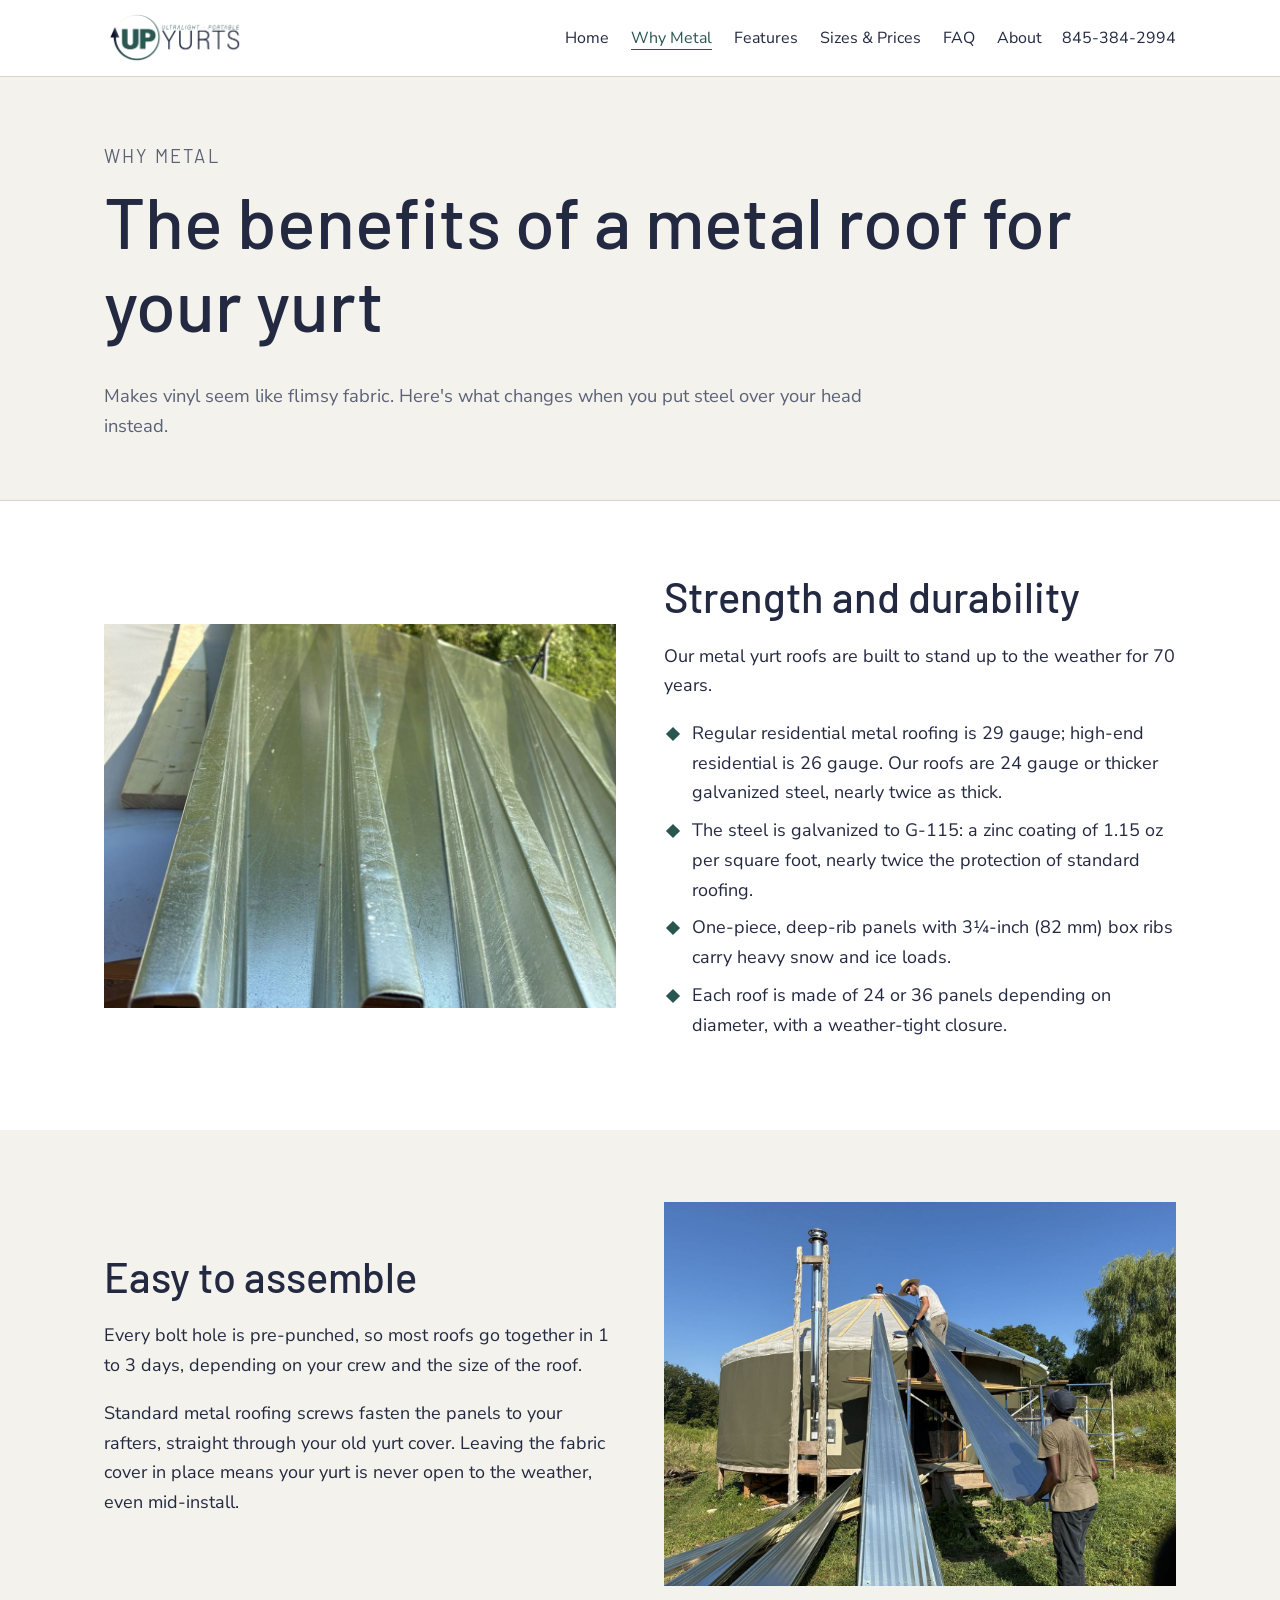
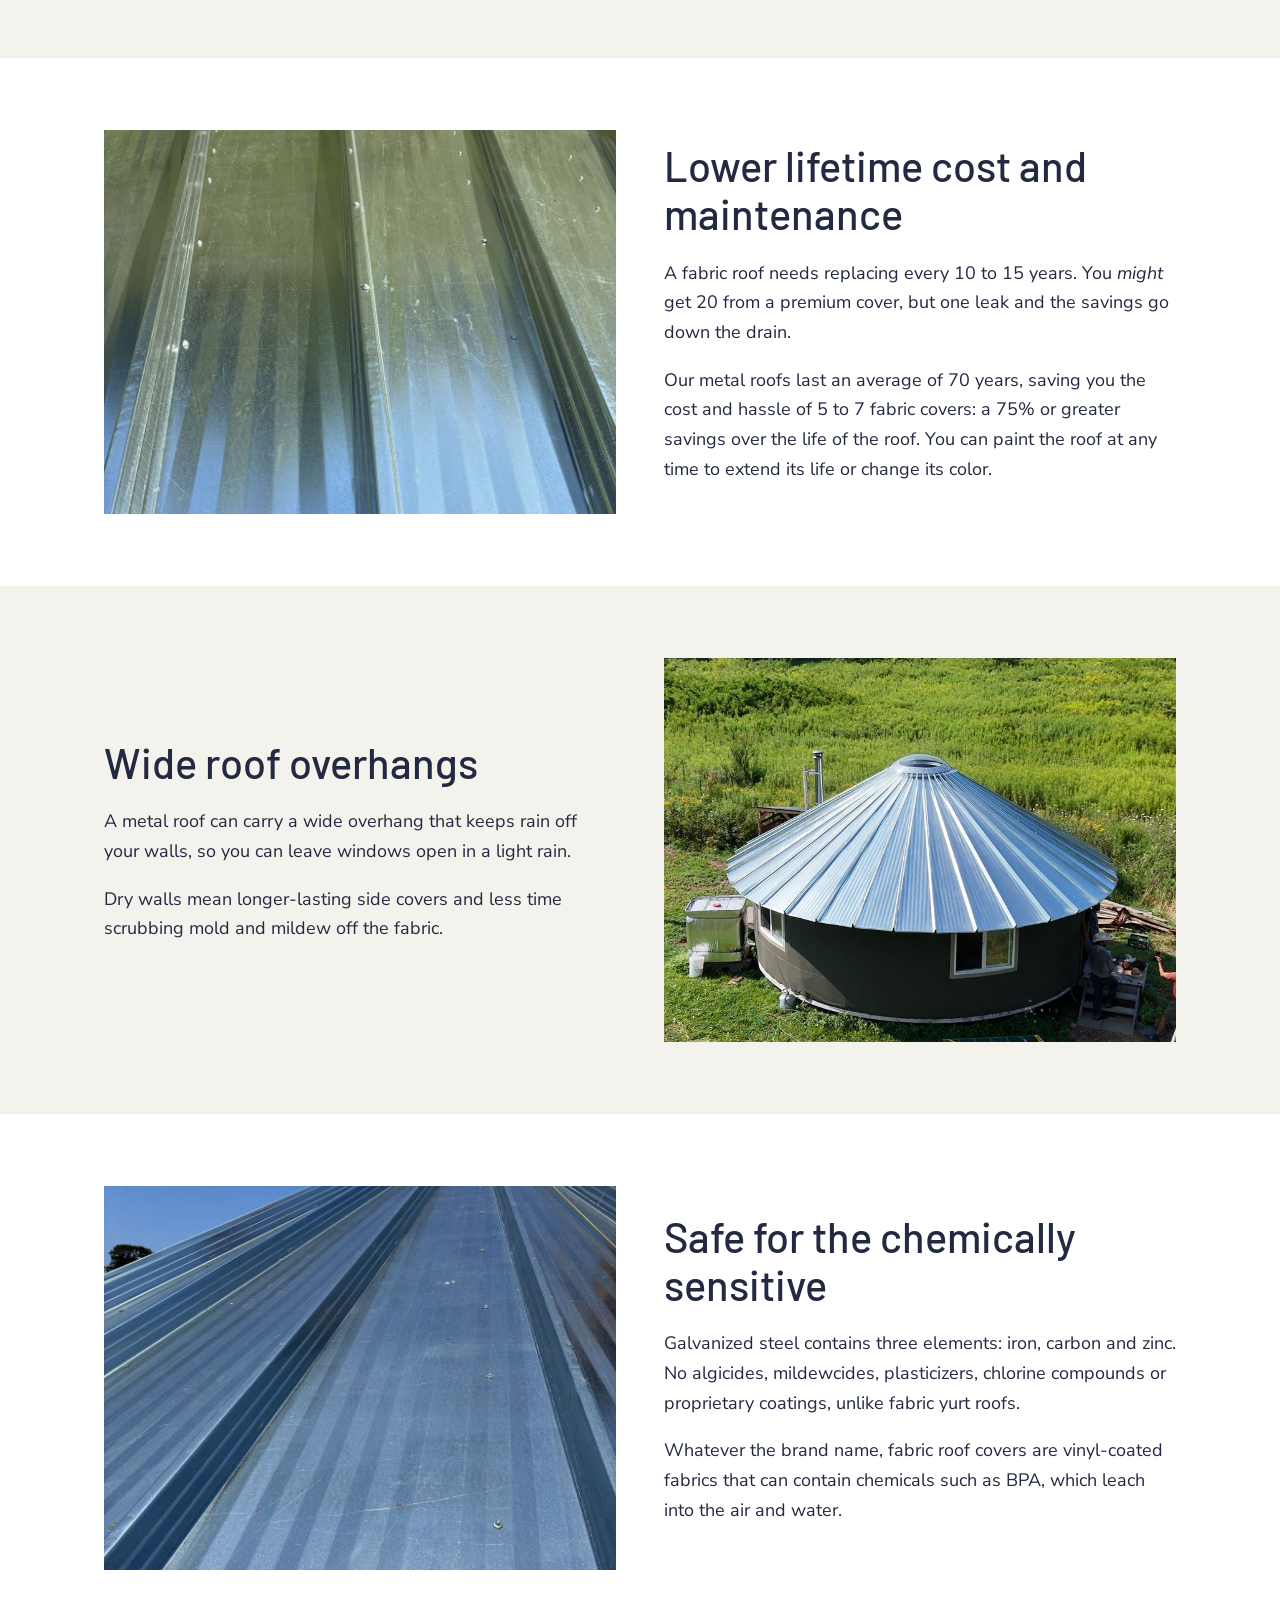
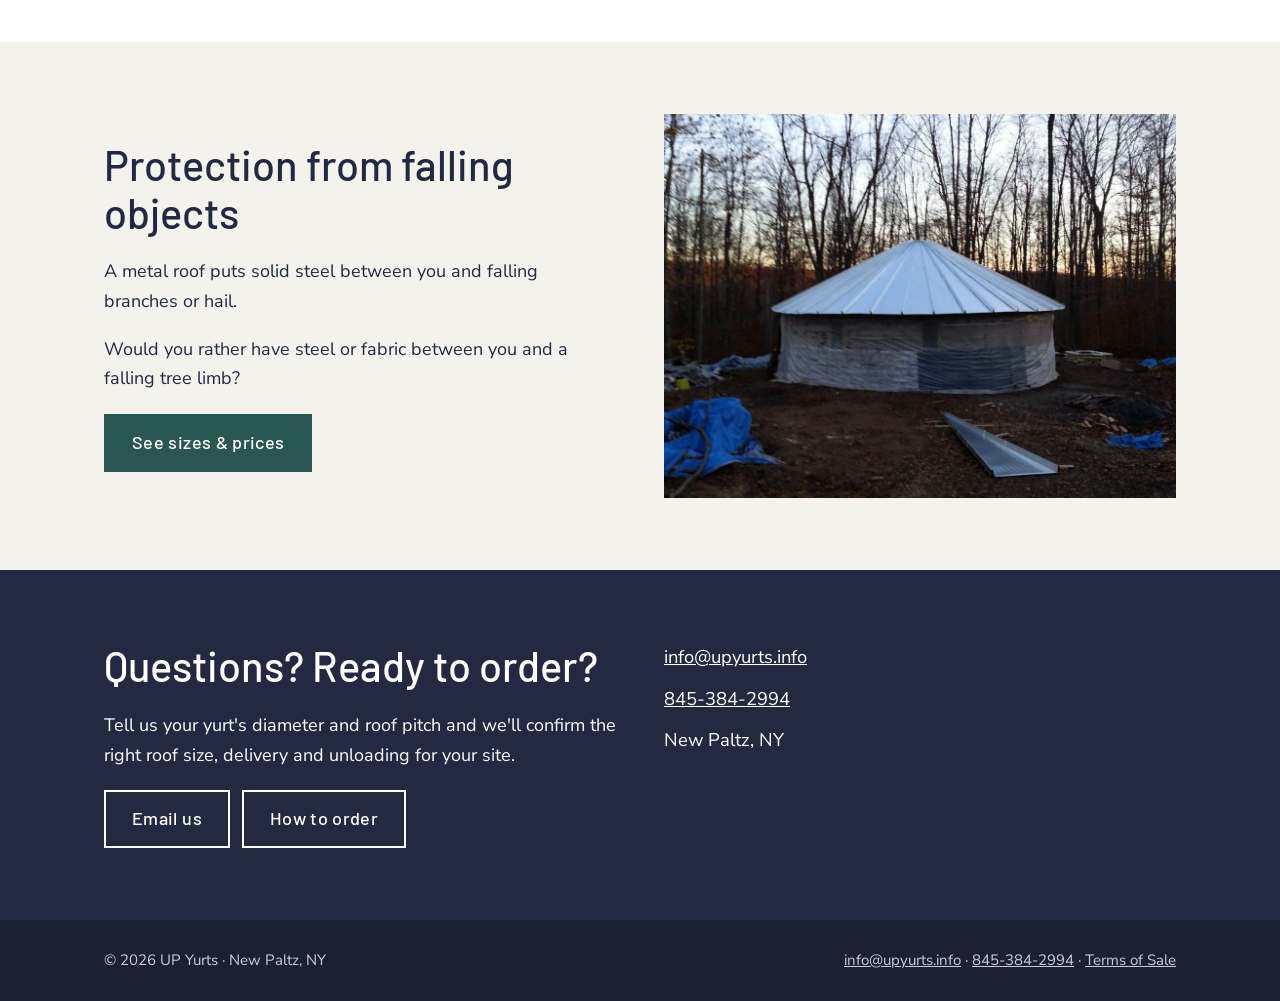
<file: metal-yurt-roofs.html>
<!DOCTYPE html>
<html lang="en">
<head>
<meta charset="utf-8">
<meta name="viewport" content="width=device-width, initial-scale=1">
<title>Why a Metal Yurt Roof | UP Yurts</title>
<meta name="description" content="Why replace a fabric yurt roof with galvanized steel: strength, a 70-year life, lower lifetime cost, wide overhangs, no chemical coatings and protection from falling branches.">
<link rel="canonical" href="https://upyurts.info/metal-yurt-roofs">
<meta property="og:title" content="Why a Metal Yurt Roof | UP Yurts">
<meta property="og:description" content="Why replace a fabric yurt roof with galvanized steel: strength, a 70-year life, lower lifetime cost, wide overhangs, no chemical coatings and protection from falling branches.">
<meta property="og:image" content="https://upyurts.info/img/roof-finished.jpg">
<meta property="og:url" content="https://upyurts.info/metal-yurt-roofs">
<meta property="og:site_name" content="UP Yurts">
<link rel="icon" href="/assets/logo.png">
<link rel="preconnect" href="https://fonts.googleapis.com"><link rel="preconnect" href="https://fonts.gstatic.com" crossorigin>
<link href="https://fonts.googleapis.com/css2?family=Barlow:wght@500&family=Nunito+Sans:wght@400;700&display=swap" rel="stylesheet">
<link rel="stylesheet" href="/assets/style.css">
</head>
<body>
<a class="skip" href="#main">Skip to content</a>
<header class="site-head"><div class="wrap">
<a class="logo" href="/"><img src="/assets/logo.png" alt="UP Yurts" width="148" height="50"></a>
<button class="menu-btn" aria-expanded="false" aria-controls="nav" onclick="var n=document.getElementById('nav');n.classList.toggle('open');this.setAttribute('aria-expanded',n.classList.contains('open'))">Menu</button>
<nav class="nav" id="nav"><a href="/">Home</a><a href="/metal-yurt-roofs" aria-current=page>Why Metal</a><a href="/features">Features</a><a href="/roof">Sizes &amp; Prices</a><a href="/faq">FAQ</a><a href="/about">About</a></nav>
<a class="head-phone" href="tel:+18453842994">845-384-2994</a>
</div></header>
<main id="main">
<div class="page-head"><div class="wrap"><p class="kicker">Why metal</p><h1>The benefits of a metal roof for your yurt</h1>
<p>Makes vinyl seem like flimsy fabric. Here's what changes when you put steel over your head instead.</p></div></div>

<section><div class="wrap split">
<div class="split-media"><img src="/img/img_3572.jpg" alt="Deep-rib galvanized steel roof panels" loading="lazy"></div>
<div><h2>Strength and durability</h2>
<p>Our metal yurt roofs are built to stand up to the weather for 70 years.</p>
<ul class="ticks"><li>Regular residential metal roofing is 29 gauge; high-end residential is 26 gauge. Our roofs are 24 gauge or thicker galvanized steel, nearly twice as thick.</li>
<li>The steel is galvanized to G-115: a zinc coating of 1.15 oz per square foot, nearly twice the protection of standard roofing.</li>
<li>One-piece, deep-rib panels with 3¼-inch (82 mm) box ribs carry heavy snow and ice loads.</li>
<li>Each roof is made of 24 or 36 panels depending on diameter, with a weather-tight closure.</li></ul></div>
</div></section>

<section class="alt"><div class="wrap split flip">
<div class="split-media"><img src="/img/img_3580.jpg" alt="Crew installing panels over the existing yurt cover" loading="lazy"></div>
<div><h2>Easy to assemble</h2>
<p>Every bolt hole is pre-punched, so most roofs go together in 1 to 3 days, depending on your crew and the size of the roof.</p>
<p>Standard metal roofing screws fasten the panels to your rafters, straight through your old yurt cover. Leaving the fabric cover in place means your yurt is never open to the weather, even mid-install.</p></div>
</div></section>

<section><div class="wrap split">
<div class="split-media"><img src="/img/img_3599.jpg" alt="Finished galvanized roof panels" loading="lazy"></div>
<div><h2>Lower lifetime cost and maintenance</h2>
<p>A fabric roof needs replacing every 10 to 15 years. You <i>might</i> get 20 from a premium cover, but one leak and the savings go down the drain.</p>
<p>Our metal roofs last an average of 70 years, saving you the cost and hassle of 5 to 7 fabric covers: a 75% or greater savings over the life of the roof. You can paint the roof at any time to extend its life or change its color.</p></div>
</div></section>

<section class="alt"><div class="wrap split flip">
<div class="split-media"><img src="/img/roof-finished.jpg" alt="Finished metal yurt roof with wide overhang" loading="lazy"></div>
<div><h2>Wide roof overhangs</h2>
<p>A metal roof can carry a wide overhang that keeps rain off your walls, so you can leave windows open in a light rain.</p>
<p>Dry walls mean longer-lasting side covers and less time scrubbing mold and mildew off the fabric.</p></div>
</div></section>

<section><div class="wrap split">
<div class="split-media"><img src="/img/img_3596.jpg" alt="Galvanized steel roof seen from the peak" loading="lazy"></div>
<div><h2>Safe for the chemically sensitive</h2>
<p>Galvanized steel contains three elements: iron, carbon and zinc. No algicides, mildewcides, plasticizers, chlorine compounds or proprietary coatings, unlike fabric yurt roofs.</p>
<p>Whatever the brand name, fabric roof covers are vinyl-coated fabrics that can contain chemicals such as BPA, which leach into the air and water.</p></div>
</div></section>

<section class="alt"><div class="wrap split flip">
<div class="split-media"><img src="/img/roof-2013.jpg" alt="Metal yurt roof in the woods" loading="lazy"></div>
<div><h2>Protection from falling objects</h2>
<p>A metal roof puts solid steel between you and falling branches or hail.</p>
<p>Would you rather have steel or fabric between you and a falling tree limb?</p>
<div class="btns"><a class="btn solid" href="/roof">See sizes &amp; prices</a></div></div>
</div></section>
<section class="contact"><div class="wrap split">
<div><h2>Questions? Ready to order?</h2>
<p>Tell us your yurt's diameter and roof pitch and we'll confirm the right roof size, delivery and unloading for your site.</p>
<div class="btns"><a class="btn light" href="mailto:info@upyurts.info">Email us</a><a class="btn light" href="/roof#order">How to order</a></div></div>
<ul class="contact-list"><li><a href="mailto:info@upyurts.info">info@upyurts.info</a></li><li><a href="tel:+18453842994">845-384-2994</a></li><li>New Paltz, NY</li></ul>
</div></section>
</main>
<footer class="site-foot"><div class="wrap">
<span>© 2026 UP Yurts · New Paltz, NY</span>
<span><a href="mailto:info@upyurts.info">info@upyurts.info</a> · <a href="tel:+18453842994">845-384-2994</a> · <a href="/terms">Terms of Sale</a></span>
</div></footer>
</body>
</html>
</file>
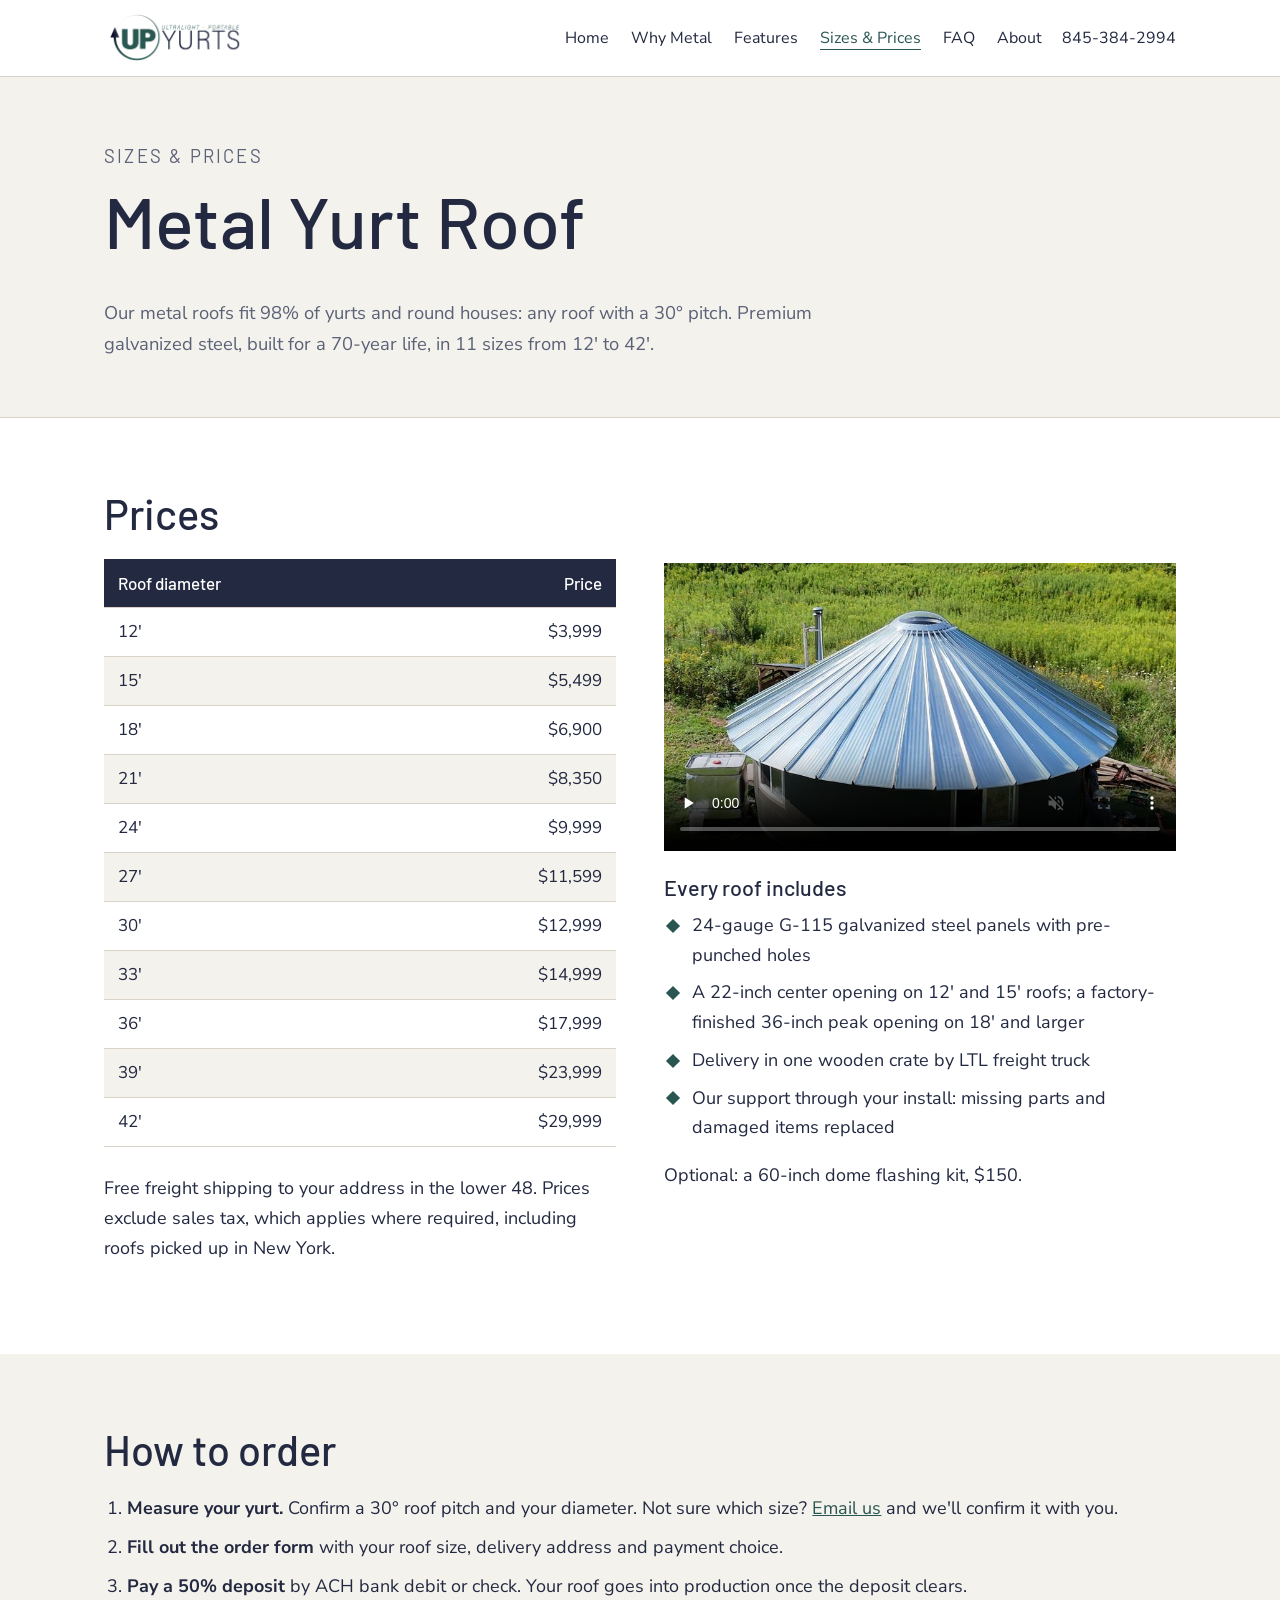
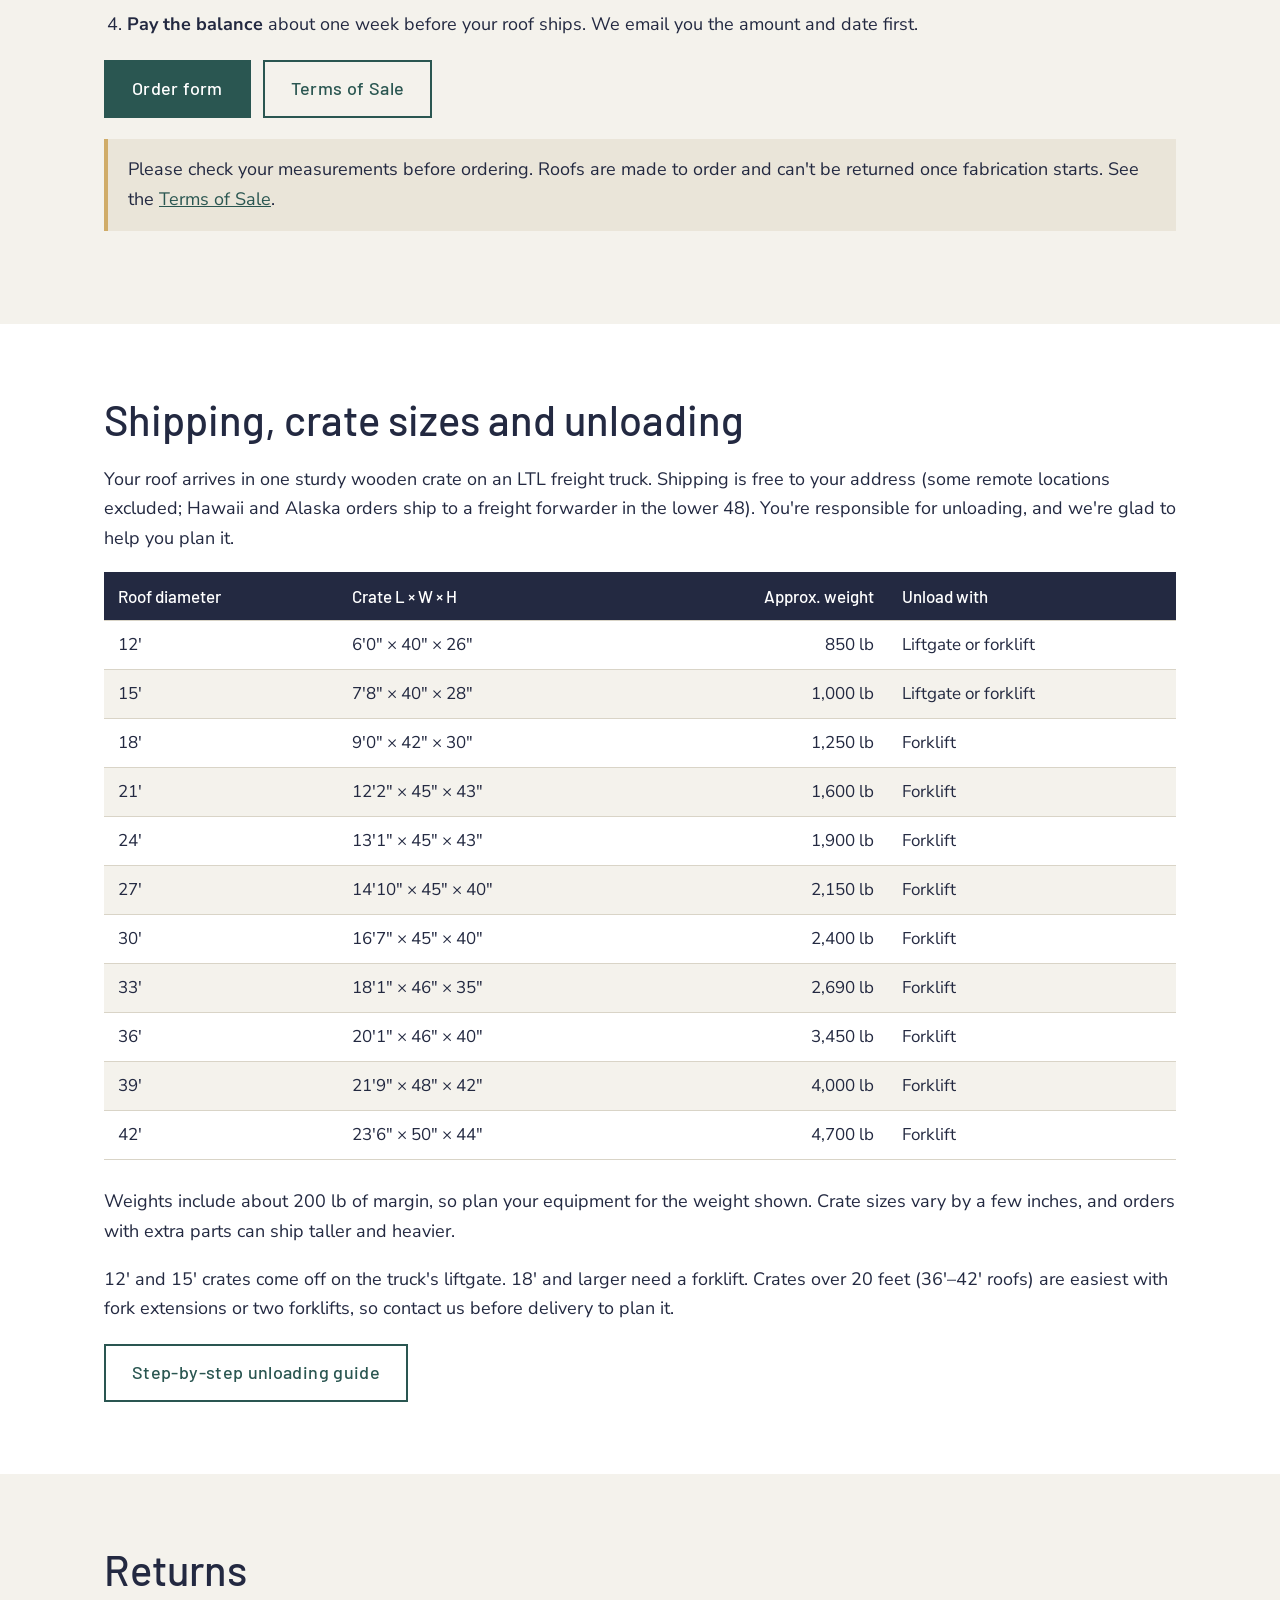
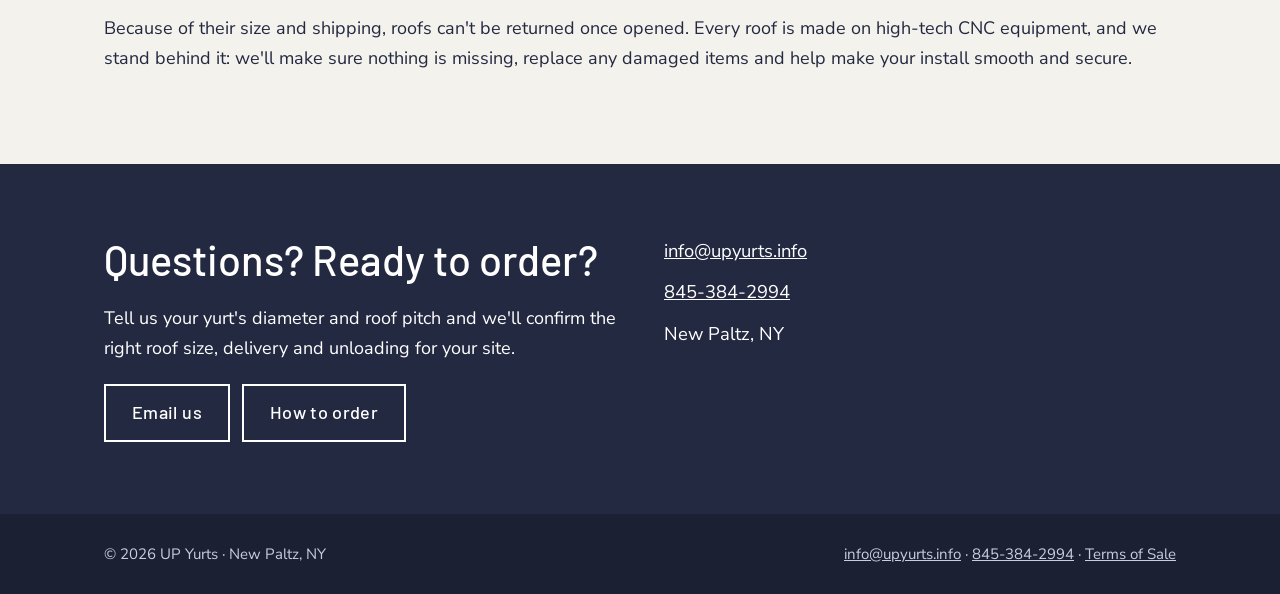
<file: roof.html>
<!DOCTYPE html>
<html lang="en">
<head>
<meta charset="utf-8">
<meta name="viewport" content="width=device-width, initial-scale=1">
<title>Metal Yurt Roof Sizes & Prices | UP Yurts</title>
<meta name="description" content="Prices for UP Yurts metal roofs from 12' ($3,999) to 42' ($29,999), with free freight shipping in the lower 48, crate sizes and how to order.">
<link rel="canonical" href="https://upyurts.info/roof">
<meta property="og:title" content="Metal Yurt Roof Sizes & Prices | UP Yurts">
<meta property="og:description" content="Prices for UP Yurts metal roofs from 12' ($3,999) to 42' ($29,999), with free freight shipping in the lower 48, crate sizes and how to order.">
<meta property="og:image" content="https://upyurts.info/img/roof-finished.jpg">
<meta property="og:url" content="https://upyurts.info/roof">
<meta property="og:site_name" content="UP Yurts">
<link rel="icon" href="/assets/logo.png">
<link rel="preconnect" href="https://fonts.googleapis.com"><link rel="preconnect" href="https://fonts.gstatic.com" crossorigin>
<link href="https://fonts.googleapis.com/css2?family=Barlow:wght@500&family=Nunito+Sans:wght@400;700&display=swap" rel="stylesheet">
<link rel="stylesheet" href="/assets/style.css">
</head>
<body>
<a class="skip" href="#main">Skip to content</a>
<header class="site-head"><div class="wrap">
<a class="logo" href="/"><img src="/assets/logo.png" alt="UP Yurts" width="148" height="50"></a>
<button class="menu-btn" aria-expanded="false" aria-controls="nav" onclick="var n=document.getElementById('nav');n.classList.toggle('open');this.setAttribute('aria-expanded',n.classList.contains('open'))">Menu</button>
<nav class="nav" id="nav"><a href="/">Home</a><a href="/metal-yurt-roofs">Why Metal</a><a href="/features">Features</a><a href="/roof" aria-current=page>Sizes &amp; Prices</a><a href="/faq">FAQ</a><a href="/about">About</a></nav>
<a class="head-phone" href="tel:+18453842994">845-384-2994</a>
</div></header>
<main id="main">
<div class="page-head"><div class="wrap"><p class="kicker">Sizes &amp; prices</p><h1>Metal Yurt Roof</h1>
<p>Our metal roofs fit 98% of yurts and round houses: any roof with a 30° pitch. Premium galvanized steel, built for a 70-year life, in 11 sizes from 12' to 42'.</p></div></div>

<section><div class="wrap split">
<div>
<h2>Prices</h2>
<div class="table-wrap"><table><thead><tr><th>Roof diameter</th><th class=num>Price</th></tr></thead><tbody><tr><td>12'</td><td class=num>$3,999</td></tr><tr><td>15'</td><td class=num>$5,499</td></tr><tr><td>18'</td><td class=num>$6,900</td></tr><tr><td>21'</td><td class=num>$8,350</td></tr><tr><td>24'</td><td class=num>$9,999</td></tr><tr><td>27'</td><td class=num>$11,599</td></tr><tr><td>30'</td><td class=num>$12,999</td></tr><tr><td>33'</td><td class=num>$14,999</td></tr><tr><td>36'</td><td class=num>$17,999</td></tr><tr><td>39'</td><td class=num>$23,999</td></tr><tr><td>42'</td><td class=num>$29,999</td></tr></tbody></table></div>
<p>Free freight shipping to your address in the lower 48. Prices exclude sales tax, which applies where required, including roofs picked up in New York.</p>
</div>
<div><div class="video-box"><video controls muted playsinline preload="none" poster="/img/roof-finished.jpg"><source src="/media/roof-drone-1.mp4" type="video/mp4"></video></div>
<h3 style="margin-top:24px">Every roof includes</h3>
<ul class="ticks"><li>24-gauge G-115 galvanized steel panels with pre-punched holes</li>
<li>A 22-inch center opening on 12' and 15' roofs; a factory-finished 36-inch peak opening on 18' and larger</li>
<li>Delivery in one wooden crate by LTL freight truck</li>
<li>Our support through your install: missing parts and damaged items replaced</li></ul>
<p>Optional: a 60-inch dome flashing kit, $150.</p></div>
</div></section>

<section class="alt" id="order"><div class="wrap">
<h2>How to order</h2>
<ol class="steps">
<li><b>Measure your yurt.</b> Confirm a 30° roof pitch and your diameter. Not sure which size? <a href="mailto:info@upyurts.info">Email us</a> and we'll confirm it with you.</li>
<li><b>Fill out the order form</b> with your roof size, delivery address and payment choice.</li>
<li><b>Pay a 50% deposit</b> by ACH bank debit or check. Your roof goes into production once the deposit clears.</li>
<li><b>Pay the balance</b> about one week before your roof ships. We email you the amount and date first.</li>
</ol>
<div class="btns"><a class="btn solid" href="https://form.jotform.com/261616096843059">Order form</a><a class="btn" href="/terms">Terms of Sale</a></div>
<p class="note">Please check your measurements before ordering. Roofs are made to order and can't be returned once fabrication starts. See the <a href="/terms">Terms of Sale</a>.</p>
</div></section>

<section id="shipping"><div class="wrap">
<h2>Shipping, crate sizes and unloading</h2>
<p>Your roof arrives in one sturdy wooden crate on an LTL freight truck. Shipping is free to your address (some remote locations excluded; Hawaii and Alaska orders ship to a freight forwarder in the lower 48). You're responsible for unloading, and we're glad to help you plan it.</p>
<div class="table-wrap"><table><thead><tr><th>Roof diameter</th><th>Crate L × W × H</th><th class=num>Approx. weight</th><th>Unload with</th></tr></thead><tbody><tr><td>12'</td><td>6′0″ × 40″ × 26″</td><td class=num>850 lb</td><td>Liftgate or forklift</td></tr><tr><td>15'</td><td>7′8″ × 40″ × 28″</td><td class=num>1,000 lb</td><td>Liftgate or forklift</td></tr><tr><td>18'</td><td>9′0″ × 42″ × 30″</td><td class=num>1,250 lb</td><td>Forklift</td></tr><tr><td>21'</td><td>12′2″ × 45″ × 43″</td><td class=num>1,600 lb</td><td>Forklift</td></tr><tr><td>24'</td><td>13′1″ × 45″ × 43″</td><td class=num>1,900 lb</td><td>Forklift</td></tr><tr><td>27'</td><td>14′10″ × 45″ × 40″</td><td class=num>2,150 lb</td><td>Forklift</td></tr><tr><td>30'</td><td>16′7″ × 45″ × 40″</td><td class=num>2,400 lb</td><td>Forklift</td></tr><tr><td>33'</td><td>18′1″ × 46″ × 35″</td><td class=num>2,690 lb</td><td>Forklift</td></tr><tr><td>36'</td><td>20′1″ × 46″ × 40″</td><td class=num>3,450 lb</td><td>Forklift</td></tr><tr><td>39'</td><td>21′9″ × 48″ × 42″</td><td class=num>4,000 lb</td><td>Forklift</td></tr><tr><td>42'</td><td>23′6″ × 50″ × 44″</td><td class=num>4,700 lb</td><td>Forklift</td></tr></tbody></table></div>
<p>Weights include about 200 lb of margin, so plan your equipment for the weight shown. Crate sizes vary by a few inches, and orders with extra parts can ship taller and heavier.</p>
<p>12' and 15' crates come off on the truck's liftgate. 18' and larger need a forklift. Crates over 20 feet (36'–42' roofs) are easiest with fork extensions or two forklifts, so contact us before delivery to plan it.</p>
<div class="btns"><a class="btn" href="/unloading">Step-by-step unloading guide</a></div>
</div></section>

<section class="alt"><div class="wrap">
<h2>Returns</h2>
<p>Because of their size and shipping, roofs can't be returned once opened. Every roof is made on high-tech CNC equipment, and we stand behind it: we'll make sure nothing is missing, replace any damaged items and help make your install smooth and secure.</p>
</div></section>
<section class="contact"><div class="wrap split">
<div><h2>Questions? Ready to order?</h2>
<p>Tell us your yurt's diameter and roof pitch and we'll confirm the right roof size, delivery and unloading for your site.</p>
<div class="btns"><a class="btn light" href="mailto:info@upyurts.info">Email us</a><a class="btn light" href="/roof#order">How to order</a></div></div>
<ul class="contact-list"><li><a href="mailto:info@upyurts.info">info@upyurts.info</a></li><li><a href="tel:+18453842994">845-384-2994</a></li><li>New Paltz, NY</li></ul>
</div></section>
</main>
<footer class="site-foot"><div class="wrap">
<span>© 2026 UP Yurts · New Paltz, NY</span>
<span><a href="mailto:info@upyurts.info">info@upyurts.info</a> · <a href="tel:+18453842994">845-384-2994</a> · <a href="/terms">Terms of Sale</a></span>
</div></footer>
</body>
</html>
</file>
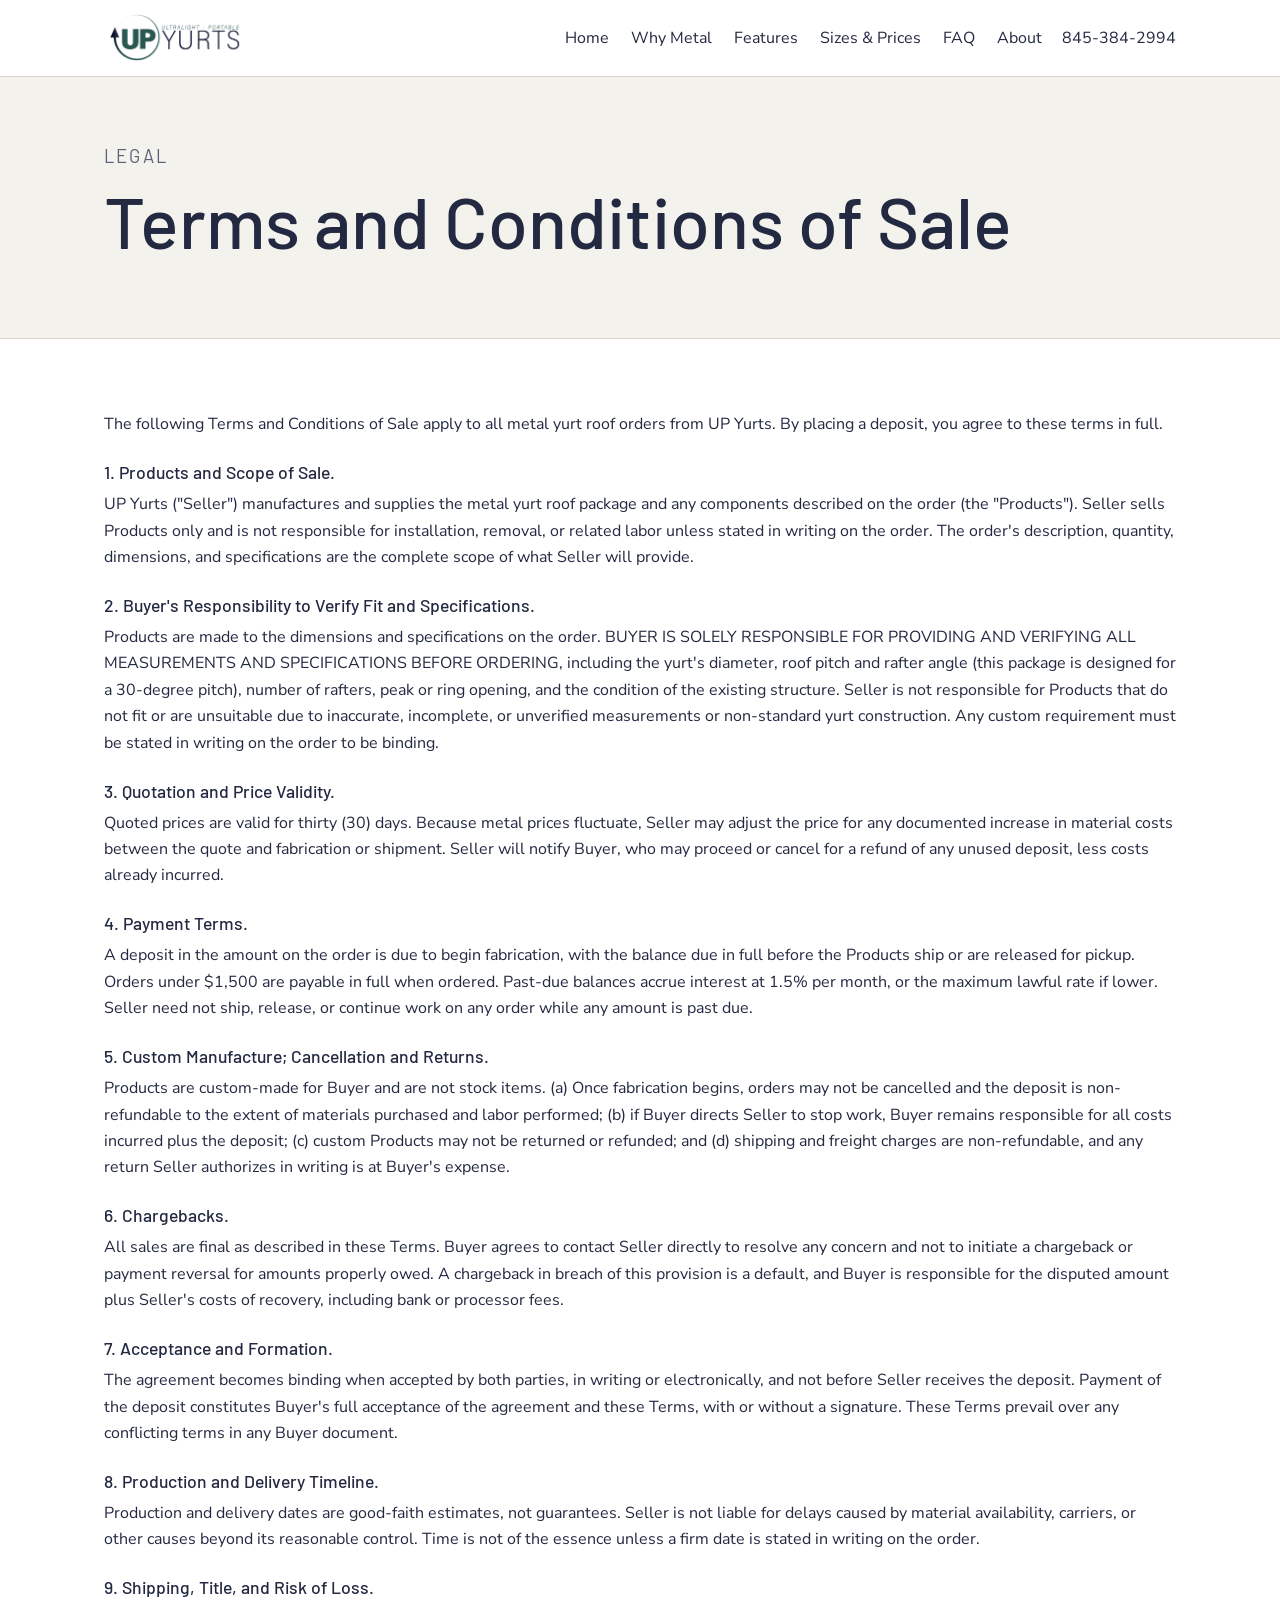
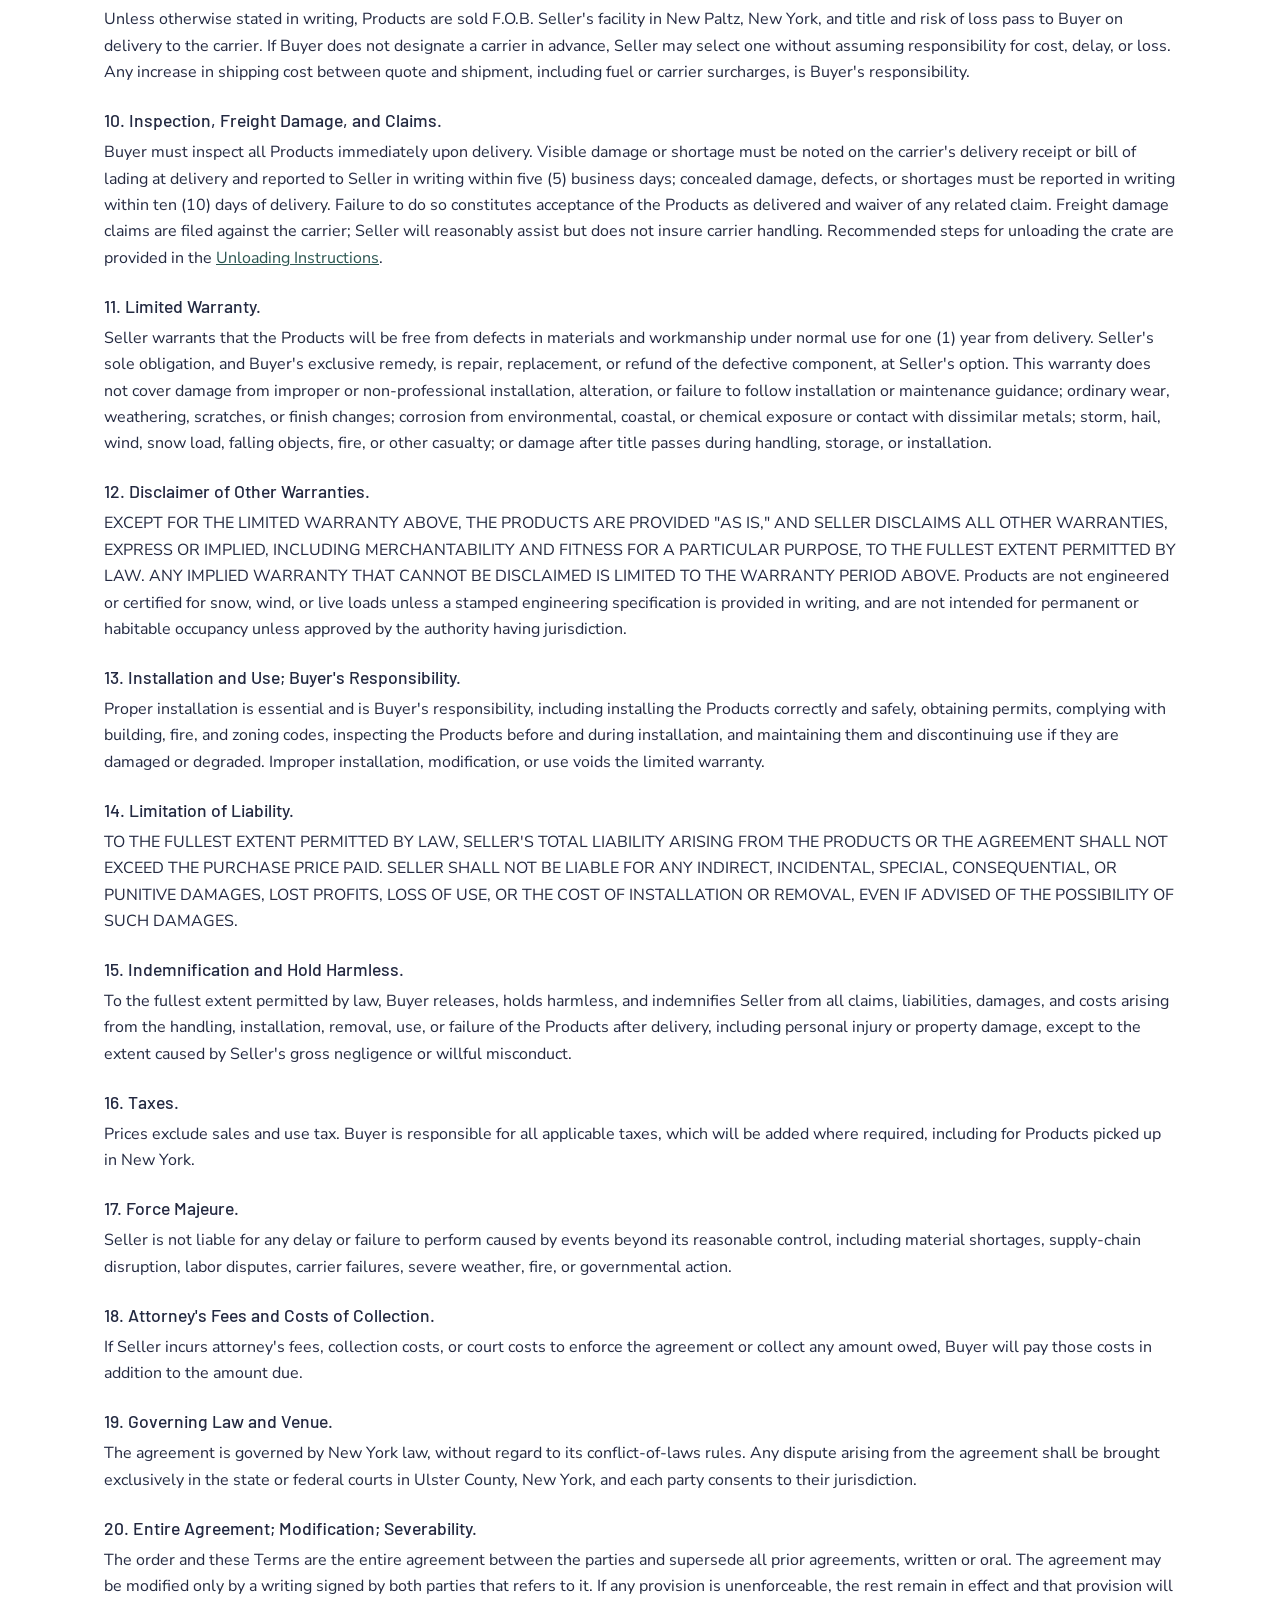
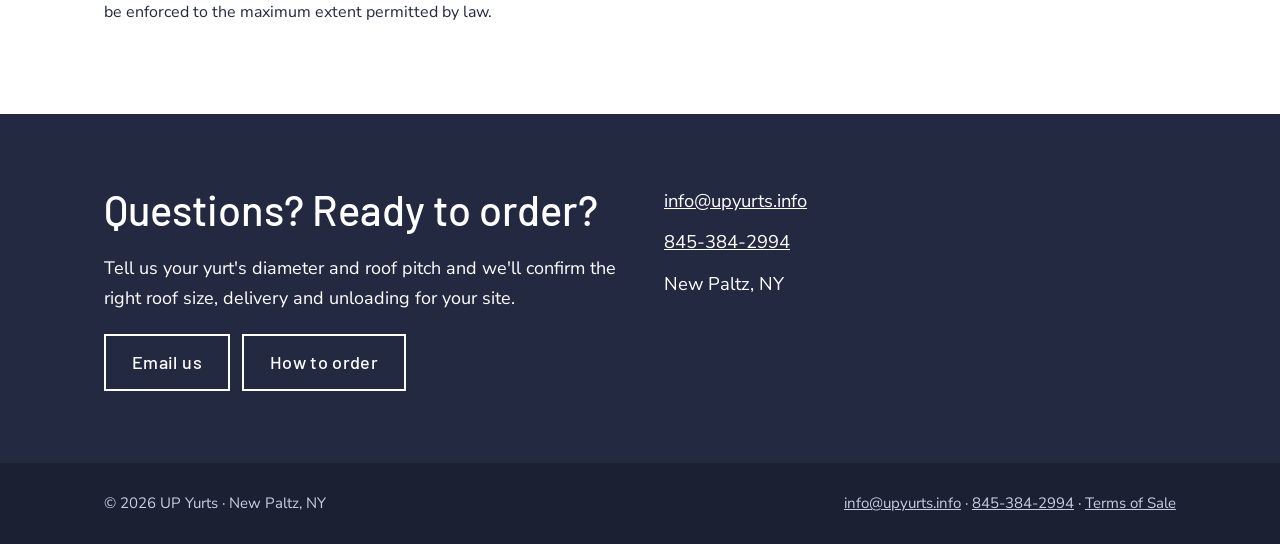
<file: terms.html>
<!DOCTYPE html>
<html lang="en">
<head>
<meta charset="utf-8">
<meta name="viewport" content="width=device-width, initial-scale=1">
<title>Terms and Conditions of Sale | UP Yurts</title>
<meta name="description" content="Terms and Conditions of Sale for UP Yurts metal yurt roof orders.">
<link rel="canonical" href="https://upyurts.info/terms">
<meta property="og:title" content="Terms and Conditions of Sale | UP Yurts">
<meta property="og:description" content="Terms and Conditions of Sale for UP Yurts metal yurt roof orders.">
<meta property="og:image" content="https://upyurts.info/img/roof-finished.jpg">
<meta property="og:url" content="https://upyurts.info/terms">
<meta property="og:site_name" content="UP Yurts">
<link rel="icon" href="/assets/logo.png">
<link rel="preconnect" href="https://fonts.googleapis.com"><link rel="preconnect" href="https://fonts.gstatic.com" crossorigin>
<link href="https://fonts.googleapis.com/css2?family=Barlow:wght@500&family=Nunito+Sans:wght@400;700&display=swap" rel="stylesheet">
<link rel="stylesheet" href="/assets/style.css">
</head>
<body>
<a class="skip" href="#main">Skip to content</a>
<header class="site-head"><div class="wrap">
<a class="logo" href="/"><img src="/assets/logo.png" alt="UP Yurts" width="148" height="50"></a>
<button class="menu-btn" aria-expanded="false" aria-controls="nav" onclick="var n=document.getElementById('nav');n.classList.toggle('open');this.setAttribute('aria-expanded',n.classList.contains('open'))">Menu</button>
<nav class="nav" id="nav"><a href="/">Home</a><a href="/metal-yurt-roofs">Why Metal</a><a href="/features">Features</a><a href="/roof">Sizes &amp; Prices</a><a href="/faq">FAQ</a><a href="/about">About</a></nav>
<a class="head-phone" href="tel:+18453842994">845-384-2994</a>
</div></header>
<main id="main">
<div class="page-head"><div class="wrap"><p class="kicker">Legal</p><h1>Terms and Conditions of Sale</h1></div></div>
<section><div class="wrap terms"><p>The following Terms and Conditions of Sale apply to all metal yurt roof orders from UP Yurts. By placing a deposit, you agree to these terms in full.</p>
<h3>1. Products and Scope of Sale.</h3>
<p>UP Yurts ("Seller") manufactures and supplies the metal yurt roof package and any components described on the order (the "Products"). Seller sells Products only and is not responsible for installation, removal, or related labor unless stated in writing on the order. The order's description, quantity, dimensions, and specifications are the complete scope of what Seller will provide.</p>
<h3>2. Buyer's Responsibility to Verify Fit and Specifications.</h3>
<p>Products are made to the dimensions and specifications on the order. BUYER IS SOLELY RESPONSIBLE FOR PROVIDING AND VERIFYING ALL MEASUREMENTS AND SPECIFICATIONS BEFORE ORDERING, including the yurt's diameter, roof pitch and rafter angle (this package is designed for a 30-degree pitch), number of rafters, peak or ring opening, and the condition of the existing structure. Seller is not responsible for Products that do not fit or are unsuitable due to inaccurate, incomplete, or unverified measurements or non-standard yurt construction. Any custom requirement must be stated in writing on the order to be binding.</p>
<h3>3. Quotation and Price Validity.</h3>
<p>Quoted prices are valid for thirty (30) days. Because metal prices fluctuate, Seller may adjust the price for any documented increase in material costs between the quote and fabrication or shipment. Seller will notify Buyer, who may proceed or cancel for a refund of any unused deposit, less costs already incurred.</p>
<h3>4. Payment Terms.</h3>
<p>A deposit in the amount on the order is due to begin fabrication, with the balance due in full before the Products ship or are released for pickup. Orders under $1,500 are payable in full when ordered. Past-due balances accrue interest at 1.5% per month, or the maximum lawful rate if lower. Seller need not ship, release, or continue work on any order while any amount is past due.</p>
<h3>5. Custom Manufacture; Cancellation and Returns.</h3>
<p>Products are custom-made for Buyer and are not stock items. (a) Once fabrication begins, orders may not be cancelled and the deposit is non-refundable to the extent of materials purchased and labor performed; (b) if Buyer directs Seller to stop work, Buyer remains responsible for all costs incurred plus the deposit; (c) custom Products may not be returned or refunded; and (d) shipping and freight charges are non-refundable, and any return Seller authorizes in writing is at Buyer's expense.</p>
<h3>6. Chargebacks.</h3>
<p>All sales are final as described in these Terms. Buyer agrees to contact Seller directly to resolve any concern and not to initiate a chargeback or payment reversal for amounts properly owed. A chargeback in breach of this provision is a default, and Buyer is responsible for the disputed amount plus Seller's costs of recovery, including bank or processor fees.</p>
<h3>7. Acceptance and Formation.</h3>
<p>The agreement becomes binding when accepted by both parties, in writing or electronically, and not before Seller receives the deposit. Payment of the deposit constitutes Buyer's full acceptance of the agreement and these Terms, with or without a signature. These Terms prevail over any conflicting terms in any Buyer document.</p>
<h3>8. Production and Delivery Timeline.</h3>
<p>Production and delivery dates are good-faith estimates, not guarantees. Seller is not liable for delays caused by material availability, carriers, or other causes beyond its reasonable control. Time is not of the essence unless a firm date is stated in writing on the order.</p>
<h3>9. Shipping, Title, and Risk of Loss.</h3>
<p>Unless otherwise stated in writing, Products are sold F.O.B. Seller's facility in New Paltz, New York, and title and risk of loss pass to Buyer on delivery to the carrier. If Buyer does not designate a carrier in advance, Seller may select one without assuming responsibility for cost, delay, or loss. Any increase in shipping cost between quote and shipment, including fuel or carrier surcharges, is Buyer's responsibility.</p>
<h3>10. Inspection, Freight Damage, and Claims.</h3>
<p>Buyer must inspect all Products immediately upon delivery. Visible damage or shortage must be noted on the carrier's delivery receipt or bill of lading at delivery and reported to Seller in writing within five (5) business days; concealed damage, defects, or shortages must be reported in writing within ten (10) days of delivery. Failure to do so constitutes acceptance of the Products as delivered and waiver of any related claim. Freight damage claims are filed against the carrier; Seller will reasonably assist but does not insure carrier handling. Recommended steps for unloading the crate are provided in the <a href="/unloading">Unloading Instructions</a>.</p>
<h3>11. Limited Warranty.</h3>
<p>Seller warrants that the Products will be free from defects in materials and workmanship under normal use for one (1) year from delivery. Seller's sole obligation, and Buyer's exclusive remedy, is repair, replacement, or refund of the defective component, at Seller's option. This warranty does not cover damage from improper or non-professional installation, alteration, or failure to follow installation or maintenance guidance; ordinary wear, weathering, scratches, or finish changes; corrosion from environmental, coastal, or chemical exposure or contact with dissimilar metals; storm, hail, wind, snow load, falling objects, fire, or other casualty; or damage after title passes during handling, storage, or installation.</p>
<h3>12. Disclaimer of Other Warranties.</h3>
<p>EXCEPT FOR THE LIMITED WARRANTY ABOVE, THE PRODUCTS ARE PROVIDED "AS IS," AND SELLER DISCLAIMS ALL OTHER WARRANTIES, EXPRESS OR IMPLIED, INCLUDING MERCHANTABILITY AND FITNESS FOR A PARTICULAR PURPOSE, TO THE FULLEST EXTENT PERMITTED BY LAW. ANY IMPLIED WARRANTY THAT CANNOT BE DISCLAIMED IS LIMITED TO THE WARRANTY PERIOD ABOVE. Products are not engineered or certified for snow, wind, or live loads unless a stamped engineering specification is provided in writing, and are not intended for permanent or habitable occupancy unless approved by the authority having jurisdiction.</p>
<h3>13. Installation and Use; Buyer's Responsibility.</h3>
<p>Proper installation is essential and is Buyer's responsibility, including installing the Products correctly and safely, obtaining permits, complying with building, fire, and zoning codes, inspecting the Products before and during installation, and maintaining them and discontinuing use if they are damaged or degraded. Improper installation, modification, or use voids the limited warranty.</p>
<h3>14. Limitation of Liability.</h3>
<p>TO THE FULLEST EXTENT PERMITTED BY LAW, SELLER'S TOTAL LIABILITY ARISING FROM THE PRODUCTS OR THE AGREEMENT SHALL NOT EXCEED THE PURCHASE PRICE PAID. SELLER SHALL NOT BE LIABLE FOR ANY INDIRECT, INCIDENTAL, SPECIAL, CONSEQUENTIAL, OR PUNITIVE DAMAGES, LOST PROFITS, LOSS OF USE, OR THE COST OF INSTALLATION OR REMOVAL, EVEN IF ADVISED OF THE POSSIBILITY OF SUCH DAMAGES.</p>
<h3>15. Indemnification and Hold Harmless.</h3>
<p>To the fullest extent permitted by law, Buyer releases, holds harmless, and indemnifies Seller from all claims, liabilities, damages, and costs arising from the handling, installation, removal, use, or failure of the Products after delivery, including personal injury or property damage, except to the extent caused by Seller's gross negligence or willful misconduct.</p>
<h3>16. Taxes.</h3>
<p>Prices exclude sales and use tax. Buyer is responsible for all applicable taxes, which will be added where required, including for Products picked up in New York.</p>
<h3>17. Force Majeure.</h3>
<p>Seller is not liable for any delay or failure to perform caused by events beyond its reasonable control, including material shortages, supply-chain disruption, labor disputes, carrier failures, severe weather, fire, or governmental action.</p>
<h3>18. Attorney's Fees and Costs of Collection.</h3>
<p>If Seller incurs attorney's fees, collection costs, or court costs to enforce the agreement or collect any amount owed, Buyer will pay those costs in addition to the amount due.</p>
<h3>19. Governing Law and Venue.</h3>
<p>The agreement is governed by New York law, without regard to its conflict-of-laws rules. Any dispute arising from the agreement shall be brought exclusively in the state or federal courts in Ulster County, New York, and each party consents to their jurisdiction.</p>
<h3>20. Entire Agreement; Modification; Severability.</h3>
<p>The order and these Terms are the entire agreement between the parties and supersede all prior agreements, written or oral. The agreement may be modified only by a writing signed by both parties that refers to it. If any provision is unenforceable, the rest remain in effect and that provision will be enforced to the maximum extent permitted by law.</p>
</div></section>
<section class="contact"><div class="wrap split">
<div><h2>Questions? Ready to order?</h2>
<p>Tell us your yurt's diameter and roof pitch and we'll confirm the right roof size, delivery and unloading for your site.</p>
<div class="btns"><a class="btn light" href="mailto:info@upyurts.info">Email us</a><a class="btn light" href="/roof#order">How to order</a></div></div>
<ul class="contact-list"><li><a href="mailto:info@upyurts.info">info@upyurts.info</a></li><li><a href="tel:+18453842994">845-384-2994</a></li><li>New Paltz, NY</li></ul>
</div></section>
</main>
<footer class="site-foot"><div class="wrap">
<span>© 2026 UP Yurts · New Paltz, NY</span>
<span><a href="mailto:info@upyurts.info">info@upyurts.info</a> · <a href="tel:+18453842994">845-384-2994</a> · <a href="/terms">Terms of Sale</a></span>
</div></footer>
</body>
</html>
</file>
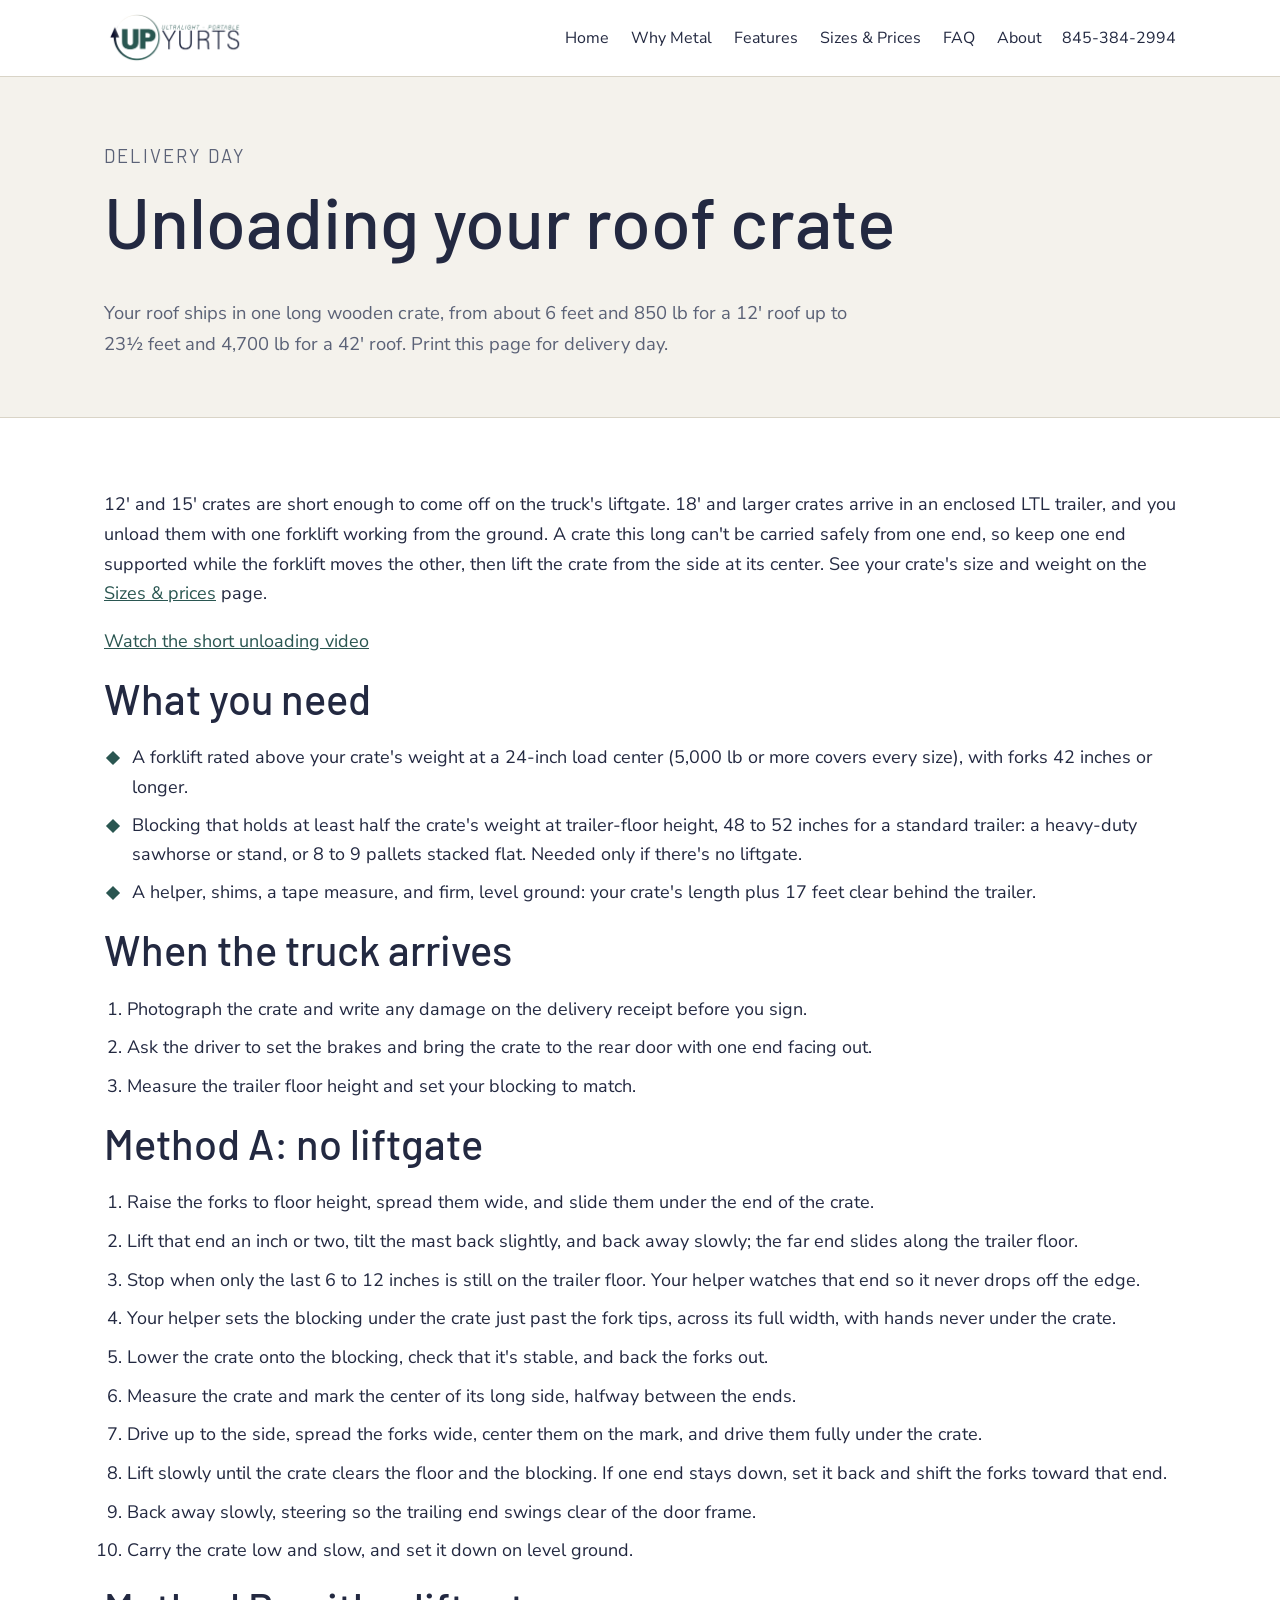
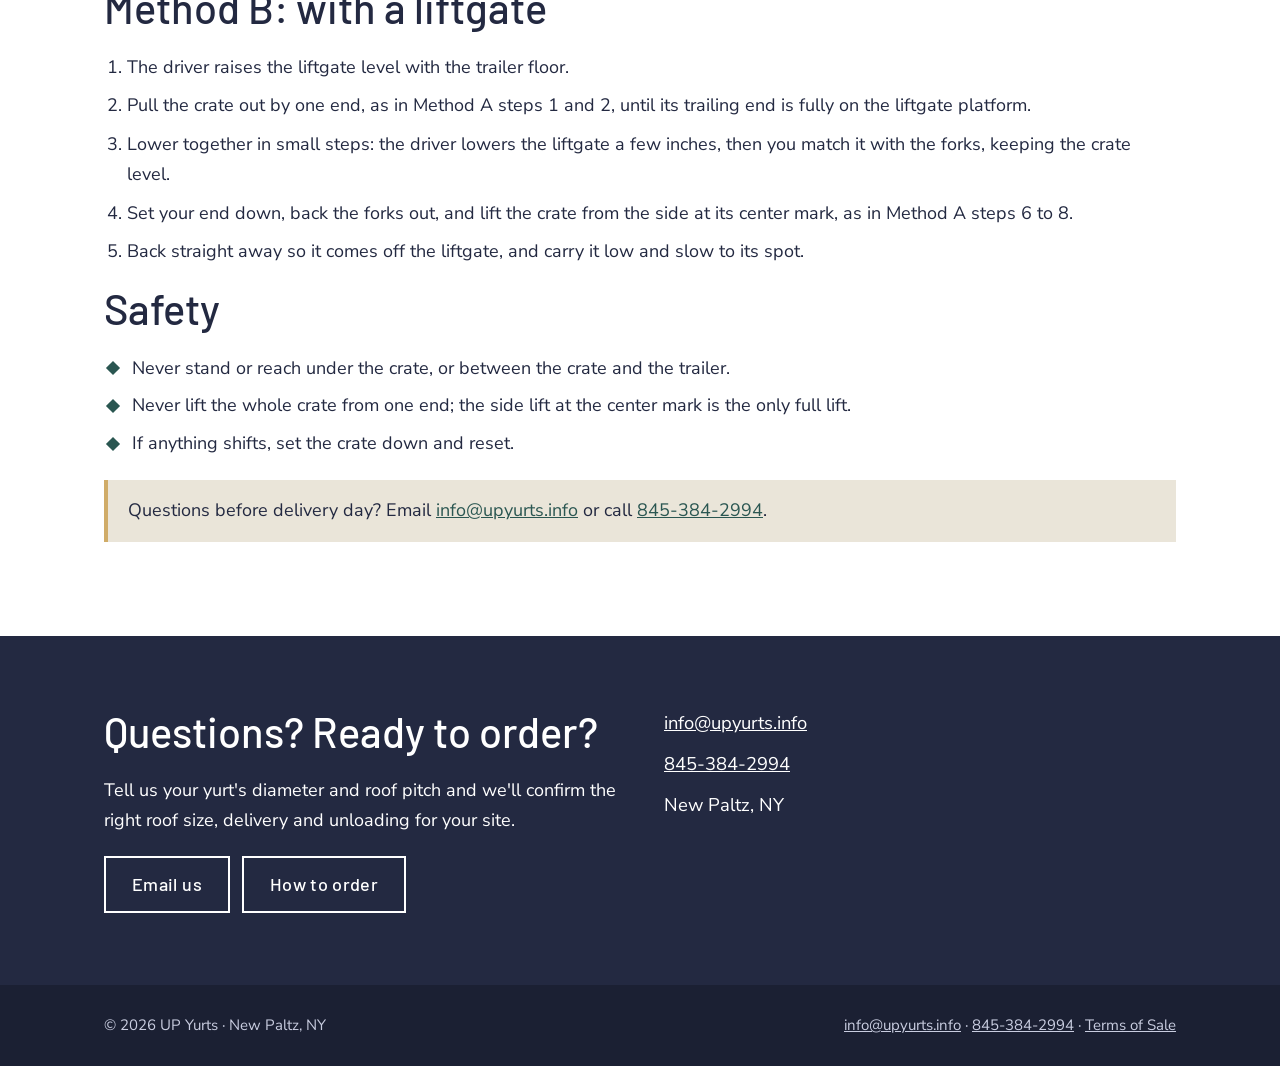
<file: unloading.html>
<!DOCTYPE html>
<html lang="en">
<head>
<meta charset="utf-8">
<meta name="viewport" content="width=device-width, initial-scale=1">
<title>Unloading Your Roof Crate | UP Yurts</title>
<meta name="description" content="Step-by-step forklift instructions for unloading an UP Yurts metal roof crate from an LTL freight truck, with or without a liftgate.">
<link rel="canonical" href="https://upyurts.info/unloading">
<meta property="og:title" content="Unloading Your Roof Crate | UP Yurts">
<meta property="og:description" content="Step-by-step forklift instructions for unloading an UP Yurts metal roof crate from an LTL freight truck, with or without a liftgate.">
<meta property="og:image" content="https://upyurts.info/img/roof-finished.jpg">
<meta property="og:url" content="https://upyurts.info/unloading">
<meta property="og:site_name" content="UP Yurts">
<link rel="icon" href="/assets/logo.png">
<link rel="preconnect" href="https://fonts.googleapis.com"><link rel="preconnect" href="https://fonts.gstatic.com" crossorigin>
<link href="https://fonts.googleapis.com/css2?family=Barlow:wght@500&family=Nunito+Sans:wght@400;700&display=swap" rel="stylesheet">
<link rel="stylesheet" href="/assets/style.css">
</head>
<body>
<a class="skip" href="#main">Skip to content</a>
<header class="site-head"><div class="wrap">
<a class="logo" href="/"><img src="/assets/logo.png" alt="UP Yurts" width="148" height="50"></a>
<button class="menu-btn" aria-expanded="false" aria-controls="nav" onclick="var n=document.getElementById('nav');n.classList.toggle('open');this.setAttribute('aria-expanded',n.classList.contains('open'))">Menu</button>
<nav class="nav" id="nav"><a href="/">Home</a><a href="/metal-yurt-roofs">Why Metal</a><a href="/features">Features</a><a href="/roof">Sizes &amp; Prices</a><a href="/faq">FAQ</a><a href="/about">About</a></nav>
<a class="head-phone" href="tel:+18453842994">845-384-2994</a>
</div></header>
<main id="main">
<div class="page-head"><div class="wrap"><p class="kicker">Delivery day</p><h1>Unloading your roof crate</h1>
<p>Your roof ships in one long wooden crate, from about 6 feet and 850 lb for a 12' roof up to 23½ feet and 4,700 lb for a 42' roof. Print this page for delivery day.</p></div></div>

<section><div class="wrap">
<p>12' and 15' crates are short enough to come off on the truck's liftgate. 18' and larger crates arrive in an enclosed LTL trailer, and you unload them with one forklift working from the ground. A crate this long can't be carried safely from one end, so keep one end supported while the forklift moves the other, then lift the crate from the side at its center. See your crate's size and weight on the <a href="/roof">Sizes &amp; prices</a> page.</p>
<p><a href="https://www.youtube.com/shorts/4uMBuf5D_44">Watch the short unloading video</a></p>

<h2>What you need</h2>
<ul class="ticks">
<li>A forklift rated above your crate's weight at a 24-inch load center (5,000 lb or more covers every size), with forks 42 inches or longer.</li>
<li>Blocking that holds at least half the crate's weight at trailer-floor height, 48 to 52 inches for a standard trailer: a heavy-duty sawhorse or stand, or 8 to 9 pallets stacked flat. Needed only if there's no liftgate.</li>
<li>A helper, shims, a tape measure, and firm, level ground: your crate's length plus 17 feet clear behind the trailer.</li></ul>

<h2>When the truck arrives</h2>
<ol class="steps">
<li>Photograph the crate and write any damage on the delivery receipt before you sign.</li>
<li>Ask the driver to set the brakes and bring the crate to the rear door with one end facing out.</li>
<li>Measure the trailer floor height and set your blocking to match.</li></ol>

<h2>Method A: no liftgate</h2>
<ol class="steps">
<li>Raise the forks to floor height, spread them wide, and slide them under the end of the crate.</li>
<li>Lift that end an inch or two, tilt the mast back slightly, and back away slowly; the far end slides along the trailer floor.</li>
<li>Stop when only the last 6 to 12 inches is still on the trailer floor. Your helper watches that end so it never drops off the edge.</li>
<li>Your helper sets the blocking under the crate just past the fork tips, across its full width, with hands never under the crate.</li>
<li>Lower the crate onto the blocking, check that it's stable, and back the forks out.</li>
<li>Measure the crate and mark the center of its long side, halfway between the ends.</li>
<li>Drive up to the side, spread the forks wide, center them on the mark, and drive them fully under the crate.</li>
<li>Lift slowly until the crate clears the floor and the blocking. If one end stays down, set it back and shift the forks toward that end.</li>
<li>Back away slowly, steering so the trailing end swings clear of the door frame.</li>
<li>Carry the crate low and slow, and set it down on level ground.</li></ol>

<h2>Method B: with a liftgate</h2>
<ol class="steps">
<li>The driver raises the liftgate level with the trailer floor.</li>
<li>Pull the crate out by one end, as in Method A steps 1 and 2, until its trailing end is fully on the liftgate platform.</li>
<li>Lower together in small steps: the driver lowers the liftgate a few inches, then you match it with the forks, keeping the crate level.</li>
<li>Set your end down, back the forks out, and lift the crate from the side at its center mark, as in Method A steps 6 to 8.</li>
<li>Back straight away so it comes off the liftgate, and carry it low and slow to its spot.</li></ol>

<h2>Safety</h2>
<ul class="ticks">
<li>Never stand or reach under the crate, or between the crate and the trailer.</li>
<li>Never lift the whole crate from one end; the side lift at the center mark is the only full lift.</li>
<li>If anything shifts, set the crate down and reset.</li></ul>
<p class="note">Questions before delivery day? Email <a href="mailto:info@upyurts.info">info@upyurts.info</a> or call <a href="tel:+18453842994">845-384-2994</a>.</p>
</div></section>
<section class="contact"><div class="wrap split">
<div><h2>Questions? Ready to order?</h2>
<p>Tell us your yurt's diameter and roof pitch and we'll confirm the right roof size, delivery and unloading for your site.</p>
<div class="btns"><a class="btn light" href="mailto:info@upyurts.info">Email us</a><a class="btn light" href="/roof#order">How to order</a></div></div>
<ul class="contact-list"><li><a href="mailto:info@upyurts.info">info@upyurts.info</a></li><li><a href="tel:+18453842994">845-384-2994</a></li><li>New Paltz, NY</li></ul>
</div></section>
</main>
<footer class="site-foot"><div class="wrap">
<span>© 2026 UP Yurts · New Paltz, NY</span>
<span><a href="mailto:info@upyurts.info">info@upyurts.info</a> · <a href="tel:+18453842994">845-384-2994</a> · <a href="/terms">Terms of Sale</a></span>
</div></footer>
</body>
</html>
</file>
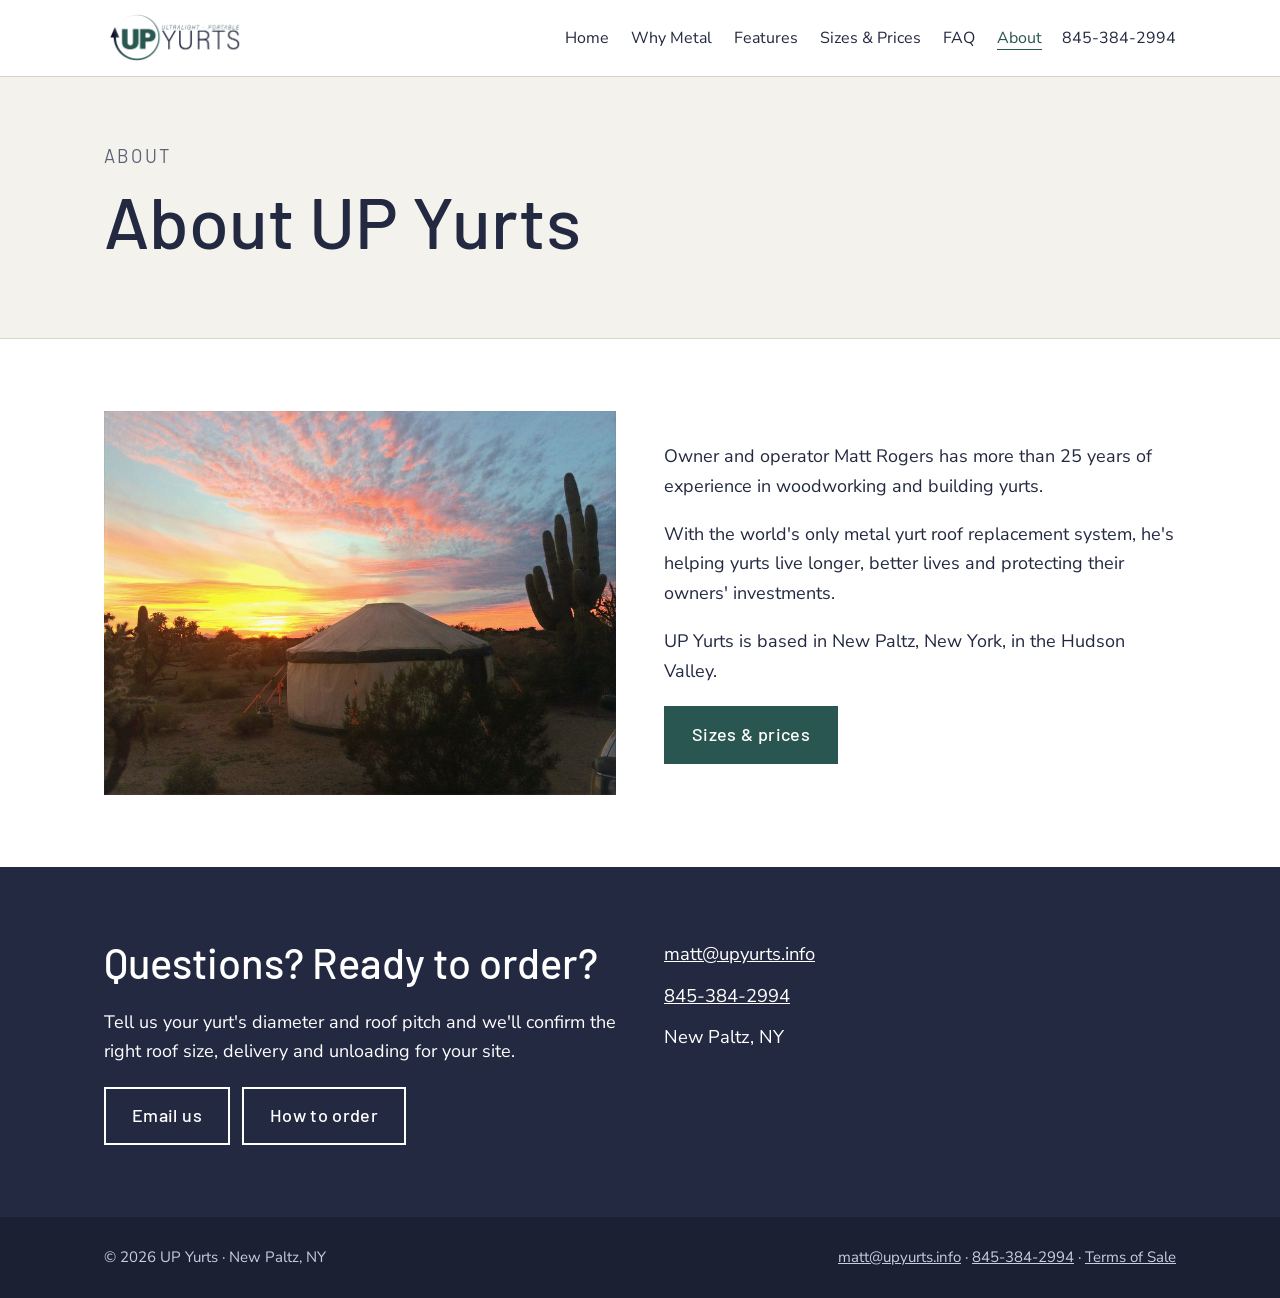
<file: public/about.html>
<!DOCTYPE html>
<html lang="en">
<head>
<meta charset="utf-8">
<meta name="viewport" content="width=device-width, initial-scale=1">
<title>About | UP Yurts</title>
<meta name="description" content="UP Yurts is run by Matt Rogers in New Paltz, NY, with more than 25 years of woodworking and yurt-building experience.">
<link rel="canonical" href="https://upyurts.info/about">
<meta property="og:title" content="About | UP Yurts">
<meta property="og:description" content="UP Yurts is run by Matt Rogers in New Paltz, NY, with more than 25 years of woodworking and yurt-building experience.">
<meta property="og:image" content="https://upyurts.info/img/roof-finished.jpg">
<meta property="og:url" content="https://upyurts.info/about">
<meta property="og:site_name" content="UP Yurts">
<link rel="icon" href="/assets/logo.png">
<link rel="preconnect" href="https://fonts.googleapis.com"><link rel="preconnect" href="https://fonts.gstatic.com" crossorigin>
<link href="https://fonts.googleapis.com/css2?family=Barlow:wght@500&family=Nunito+Sans:wght@400;700&display=swap" rel="stylesheet">
<link rel="stylesheet" href="/assets/style.css">
</head>
<body>
<a class="skip" href="#main">Skip to content</a>
<header class="site-head"><div class="wrap">
<a class="logo" href="/"><img src="/assets/logo.png" alt="UP Yurts" width="148" height="50"></a>
<button class="menu-btn" aria-expanded="false" aria-controls="nav" onclick="var n=document.getElementById('nav');n.classList.toggle('open');this.setAttribute('aria-expanded',n.classList.contains('open'))">Menu</button>
<nav class="nav" id="nav"><a href="/">Home</a><a href="/metal-yurt-roofs">Why Metal</a><a href="/features">Features</a><a href="/roof">Sizes &amp; Prices</a><a href="/faq">FAQ</a><a href="/about" aria-current=page>About</a></nav>
<a class="head-phone" href="tel:+18453842994">845-384-2994</a>
</div></header>
<main id="main">
<div class="page-head"><div class="wrap"><p class="kicker">About</p><h1>About UP Yurts</h1></div></div>
<section><div class="wrap split">
<div class="split-media"><img src="/img/about-yurt.jpg" alt="A yurt at sunset in the desert" loading="lazy"></div>
<div><p>Owner and operator Matt Rogers has more than 25 years of experience in woodworking and building yurts.</p>
<p>With the world's only metal yurt roof replacement system, he's helping yurts live longer, better lives and protecting their owners' investments.</p>
<p>UP Yurts is based in New Paltz, New York, in the Hudson Valley.</p>
<div class="btns"><a class="btn solid" href="/roof">Sizes &amp; prices</a></div></div>
</div></section>
<section class="contact"><div class="wrap split">
<div><h2>Questions? Ready to order?</h2>
<p>Tell us your yurt's diameter and roof pitch and we'll confirm the right roof size, delivery and unloading for your site.</p>
<div class="btns"><a class="btn light" href="mailto:matt@upyurts.info">Email us</a><a class="btn light" href="/roof#order">How to order</a></div></div>
<ul class="contact-list"><li><a href="mailto:matt@upyurts.info">matt@upyurts.info</a></li><li><a href="tel:+18453842994">845-384-2994</a></li><li>New Paltz, NY</li></ul>
</div></section>
</main>
<footer class="site-foot"><div class="wrap">
<span>© 2026 UP Yurts · New Paltz, NY</span>
<span><a href="mailto:matt@upyurts.info">matt@upyurts.info</a> · <a href="tel:+18453842994">845-384-2994</a> · <a href="/terms">Terms of Sale</a></span>
</div></footer>
</body>
</html>
</file>
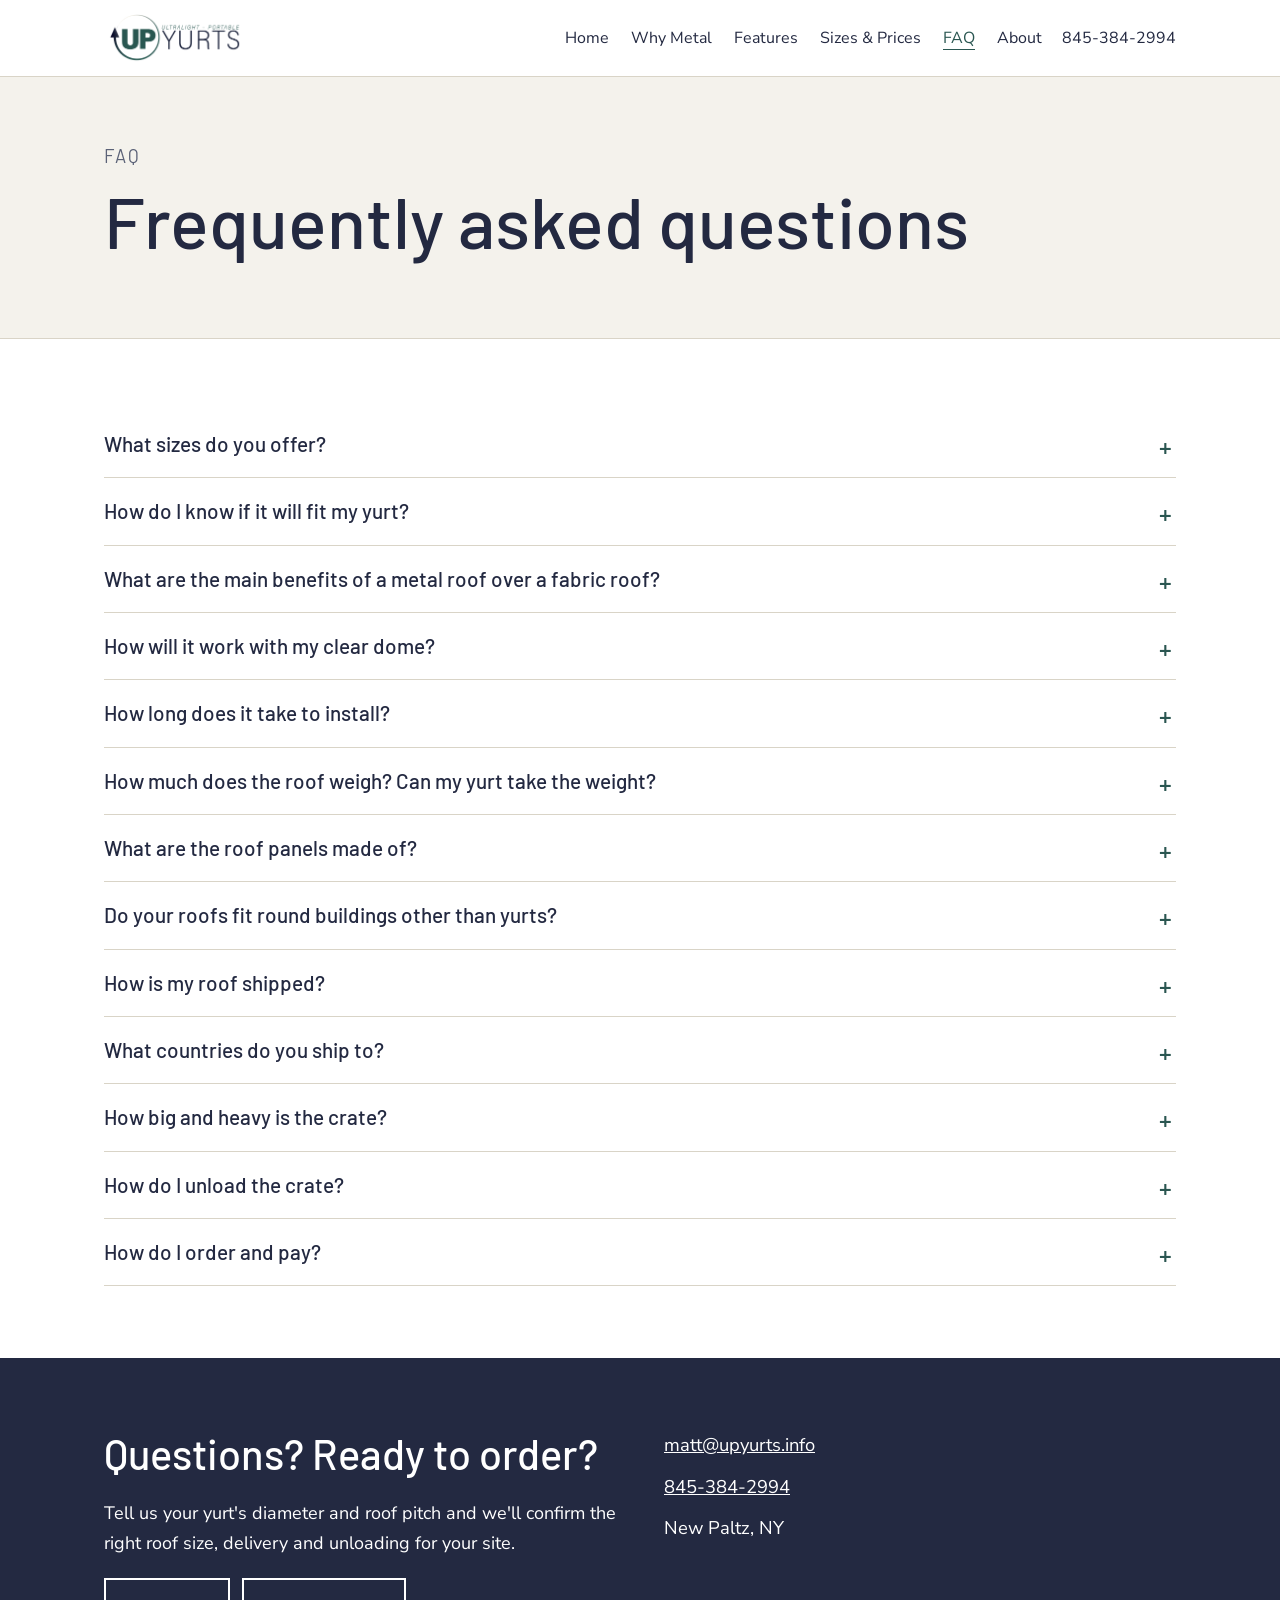
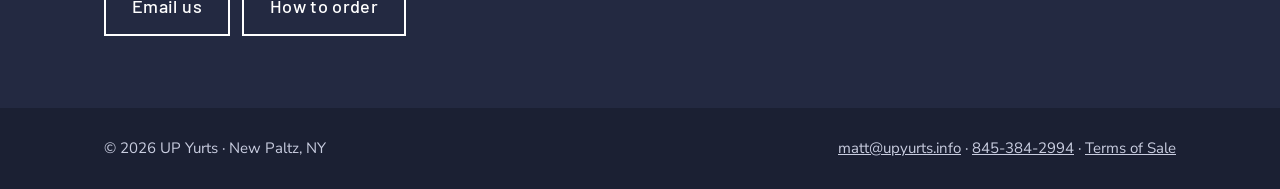
<file: public/faq.html>
<!DOCTYPE html>
<html lang="en">
<head>
<meta charset="utf-8">
<meta name="viewport" content="width=device-width, initial-scale=1">
<title>FAQ | Metal Yurt Roofs | UP Yurts</title>
<meta name="description" content="Answers about UP Yurts metal roofs: sizes, fit, domes, install time, weight, materials, shipping, crate sizes, unloading and ordering.">
<link rel="canonical" href="https://upyurts.info/faq">
<meta property="og:title" content="FAQ | Metal Yurt Roofs | UP Yurts">
<meta property="og:description" content="Answers about UP Yurts metal roofs: sizes, fit, domes, install time, weight, materials, shipping, crate sizes, unloading and ordering.">
<meta property="og:image" content="https://upyurts.info/img/roof-finished.jpg">
<meta property="og:url" content="https://upyurts.info/faq">
<meta property="og:site_name" content="UP Yurts">
<link rel="icon" href="/assets/logo.png">
<link rel="preconnect" href="https://fonts.googleapis.com"><link rel="preconnect" href="https://fonts.gstatic.com" crossorigin>
<link href="https://fonts.googleapis.com/css2?family=Barlow:wght@500&family=Nunito+Sans:wght@400;700&display=swap" rel="stylesheet">
<link rel="stylesheet" href="/assets/style.css">
</head>
<body>
<a class="skip" href="#main">Skip to content</a>
<header class="site-head"><div class="wrap">
<a class="logo" href="/"><img src="/assets/logo.png" alt="UP Yurts" width="148" height="50"></a>
<button class="menu-btn" aria-expanded="false" aria-controls="nav" onclick="var n=document.getElementById('nav');n.classList.toggle('open');this.setAttribute('aria-expanded',n.classList.contains('open'))">Menu</button>
<nav class="nav" id="nav"><a href="/">Home</a><a href="/metal-yurt-roofs">Why Metal</a><a href="/features">Features</a><a href="/roof">Sizes &amp; Prices</a><a href="/faq" aria-current=page>FAQ</a><a href="/about">About</a></nav>
<a class="head-phone" href="tel:+18453842994">845-384-2994</a>
</div></header>
<main id="main">
<div class="page-head"><div class="wrap"><p class="kicker">FAQ</p><h1>Frequently asked questions</h1></div></div>
<section><div class="wrap"><details><summary>What sizes do you offer?</summary><div><p>Our metal roofs come in 11 sizes: 12', 15', 18', 21', 24', 27', 30', 33', 36', 39' and 42' diameters. Sizes are nominal; the actual diameter is 3 to 4 inches larger. We recommend going up one size for a generous 18-inch eave overhang. <a href="/roof">See prices</a>.</p></div></details><details><summary>How do I know if it will fit my yurt?</summary><div><p>Two measurements. First and most important is your roof angle: our roofs are made to a 30° pitch to match most major yurt makers, with a 1–2° tolerance. Second is your yurt's diameter.</p></div></details><details><summary>What are the main benefits of a metal roof over a fabric roof?</summary><div><p><ul class=ticks><li>A wide overhang keeps your walls dry, so windows can stay open in a light rain.</li><li>Thick steel protects you from falling branches and hail.</li><li>Our roofs last an average of 70 years, a 75% or greater savings over the life of the roof.</li><li>Galvanized steel contains only three elements: iron, carbon and zinc.</li></ul><a href="/metal-yurt-roofs">More on the benefits</a>.</p></div></details><details><summary>How will it work with my clear dome?</summary><div><p>Our 12' and 15' roofs have a 22-inch center opening. All sizes 18' and larger have a factory-finished 36-inch peak opening. An optional 60-inch dome flashing kit is available for $150. We'll also try to work with your existing dome and hardware, or provide a replacement dome.</p></div></details><details><summary>How long does it take to install?</summary><div><p>Pre-punched bolt holes and fully formed flashing panels make the install quick. A competent crew can install a smaller roof in a day; larger roofs take 1 to 3 days depending on crew size and speed.</p></div></details><details><summary>How much does the roof weigh? Can my yurt take the weight?</summary><div><p>Our roofs weigh about 2 to 2.5 pounds per square foot. Most yurt roofs are rated for 20 to 40 pounds per square foot or more, so this matters only if your yurt's rating is close to your local snow load. When engineered into a structure, the roof is designed for a 22 psf overall load; it doesn't increase your yurt's load capacity. Roof stiffeners and metal rafters are available for round houses.</p></div></details><details><summary>What are the roof panels made of?</summary><div><p>High-quality galvanized steel with a G-115 coating (minimum 350 g/m² of zinc). No other roofing uses a thicker zinc coating, and zinc is what keeps steel from corroding.</p></div></details><details><summary>Do your roofs fit round buildings other than yurts?</summary><div><p>Yes. Our roofs have been used on strawbale, earthbag and wood-frame round houses. The roof can be engineered into the structure as a complete rafter and roof system, or set on standard rafters.</p></div></details><details><summary>How is my roof shipped?</summary><div><p>Freight to your address is included west of the Mississippi River; east of the Mississippi it costs $1,000 more. Some remote locations are excluded. Hawaii, Alaska and Canada pay the west price for delivery to your chosen logistics company in the lower 48, with final delivery at your expense. Your roof arrives as one sturdy wooden crate on an LTL freight truck. You're responsible for unloading, and we're happy to help you plan it.</p></div></details><details><summary>What countries do you ship to?</summary><div><p>The US and Canada. For Hawaii, Alaska and Canada we deliver to your chosen logistics company in the lower 48 at the west-of-the-Mississippi price, and final delivery from there is at your expense.</p></div></details><details><summary>How big and heavy is the crate?</summary><div><p>From 6 feet and 850 lb for a 12' roof up to 23½ feet and 4,700 lb for a 42' roof. Weights include about 200 lb of margin. <a href="/roof#shipping">See the crate table</a> for every size.</p></div></details><details><summary>How do I unload the crate?</summary><div><p>12' and 15' crates can come off on the truck's liftgate. 18' and larger roofs need a forklift. Crates over 20 feet (36'–42' roofs) are easiest with fork extensions or two forklifts, so contact us before delivery. Follow our <a href="/unloading">step-by-step unloading guide</a>.</p></div></details><details><summary>How do I order and pay?</summary><div><p>Fill out the order form with your size, delivery location and options, then pay a 50% deposit by ACH bank debit or check. The balance is due about a week before your roof ships. <a href="/roof#order">How to order</a>.</p></div></details></div></section>
<section class="contact"><div class="wrap split">
<div><h2>Questions? Ready to order?</h2>
<p>Tell us your yurt's diameter and roof pitch and we'll confirm the right roof size, delivery and unloading for your site.</p>
<div class="btns"><a class="btn light" href="mailto:matt@upyurts.info">Email us</a><a class="btn light" href="/roof#order">How to order</a></div></div>
<ul class="contact-list"><li><a href="mailto:matt@upyurts.info">matt@upyurts.info</a></li><li><a href="tel:+18453842994">845-384-2994</a></li><li>New Paltz, NY</li></ul>
</div></section>
</main>
<footer class="site-foot"><div class="wrap">
<span>© 2026 UP Yurts · New Paltz, NY</span>
<span><a href="mailto:matt@upyurts.info">matt@upyurts.info</a> · <a href="tel:+18453842994">845-384-2994</a> · <a href="/terms">Terms of Sale</a></span>
</div></footer>
</body>
</html>
</file>
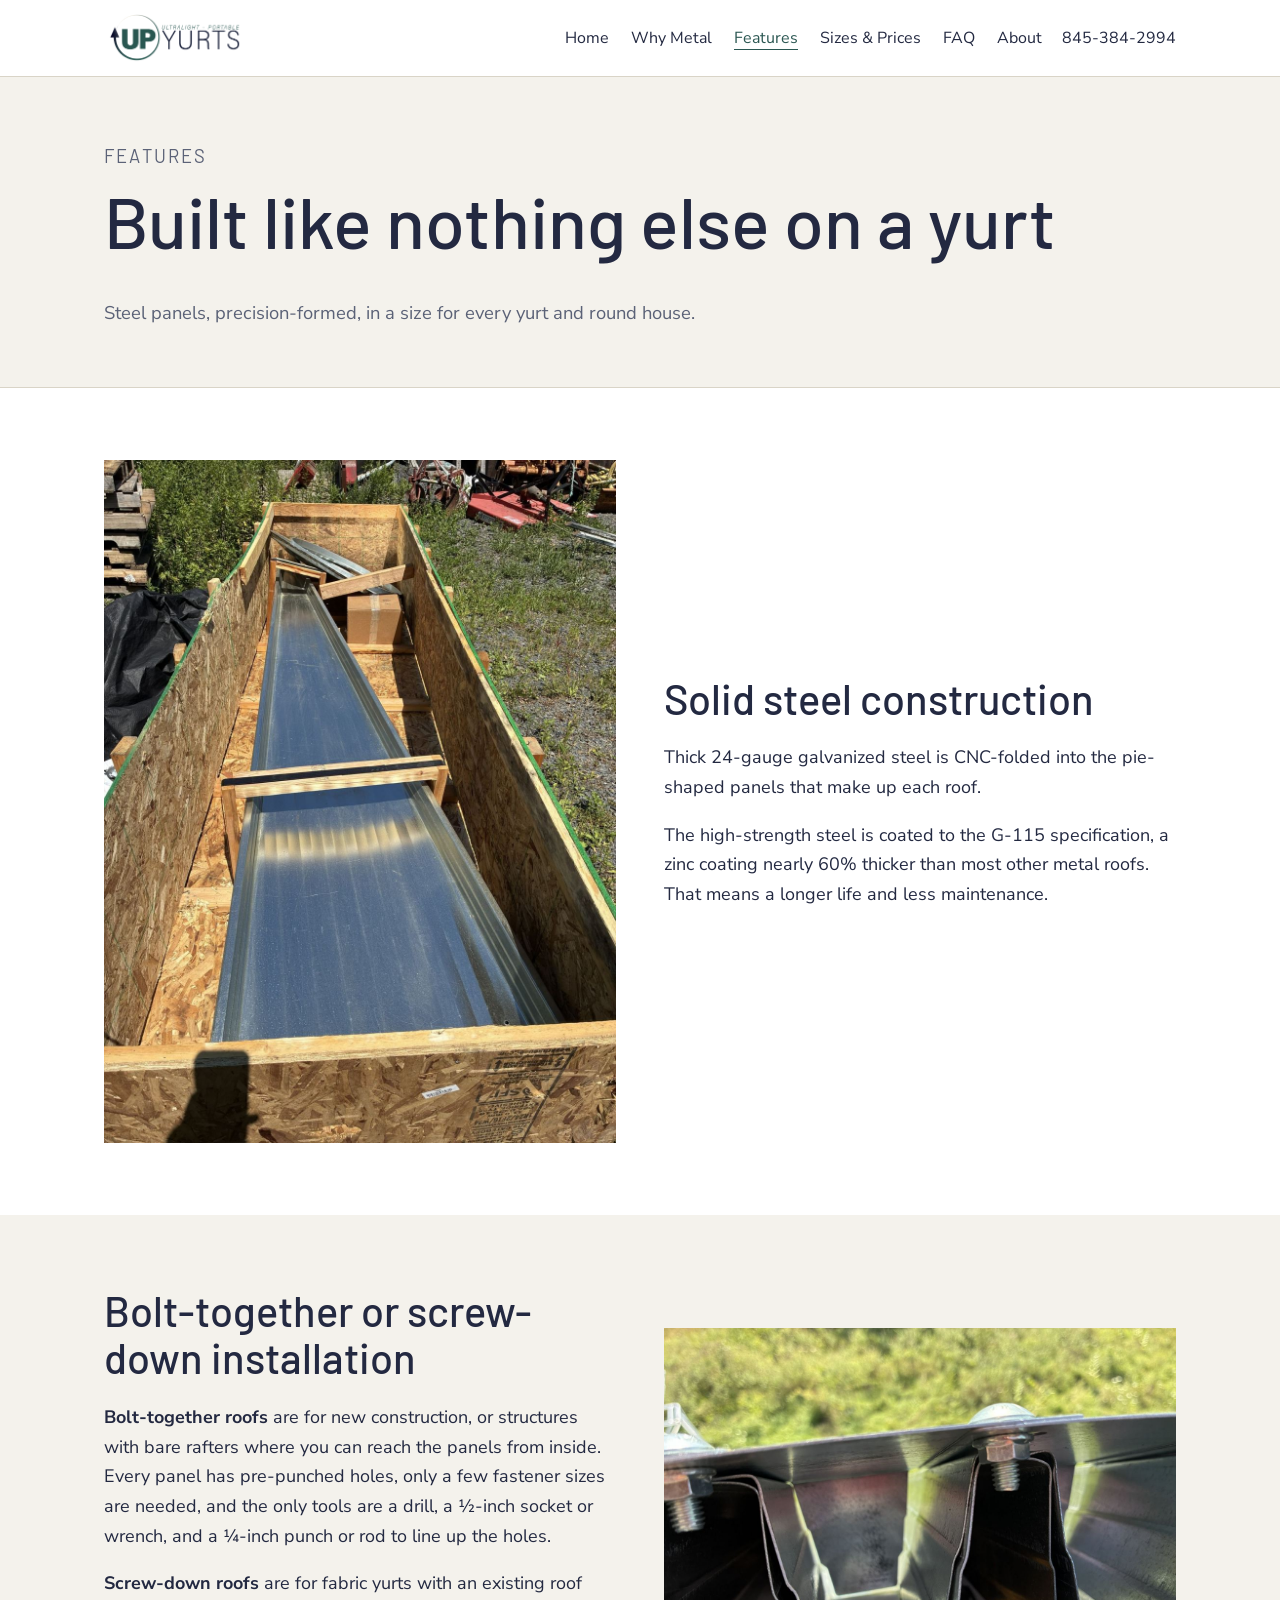
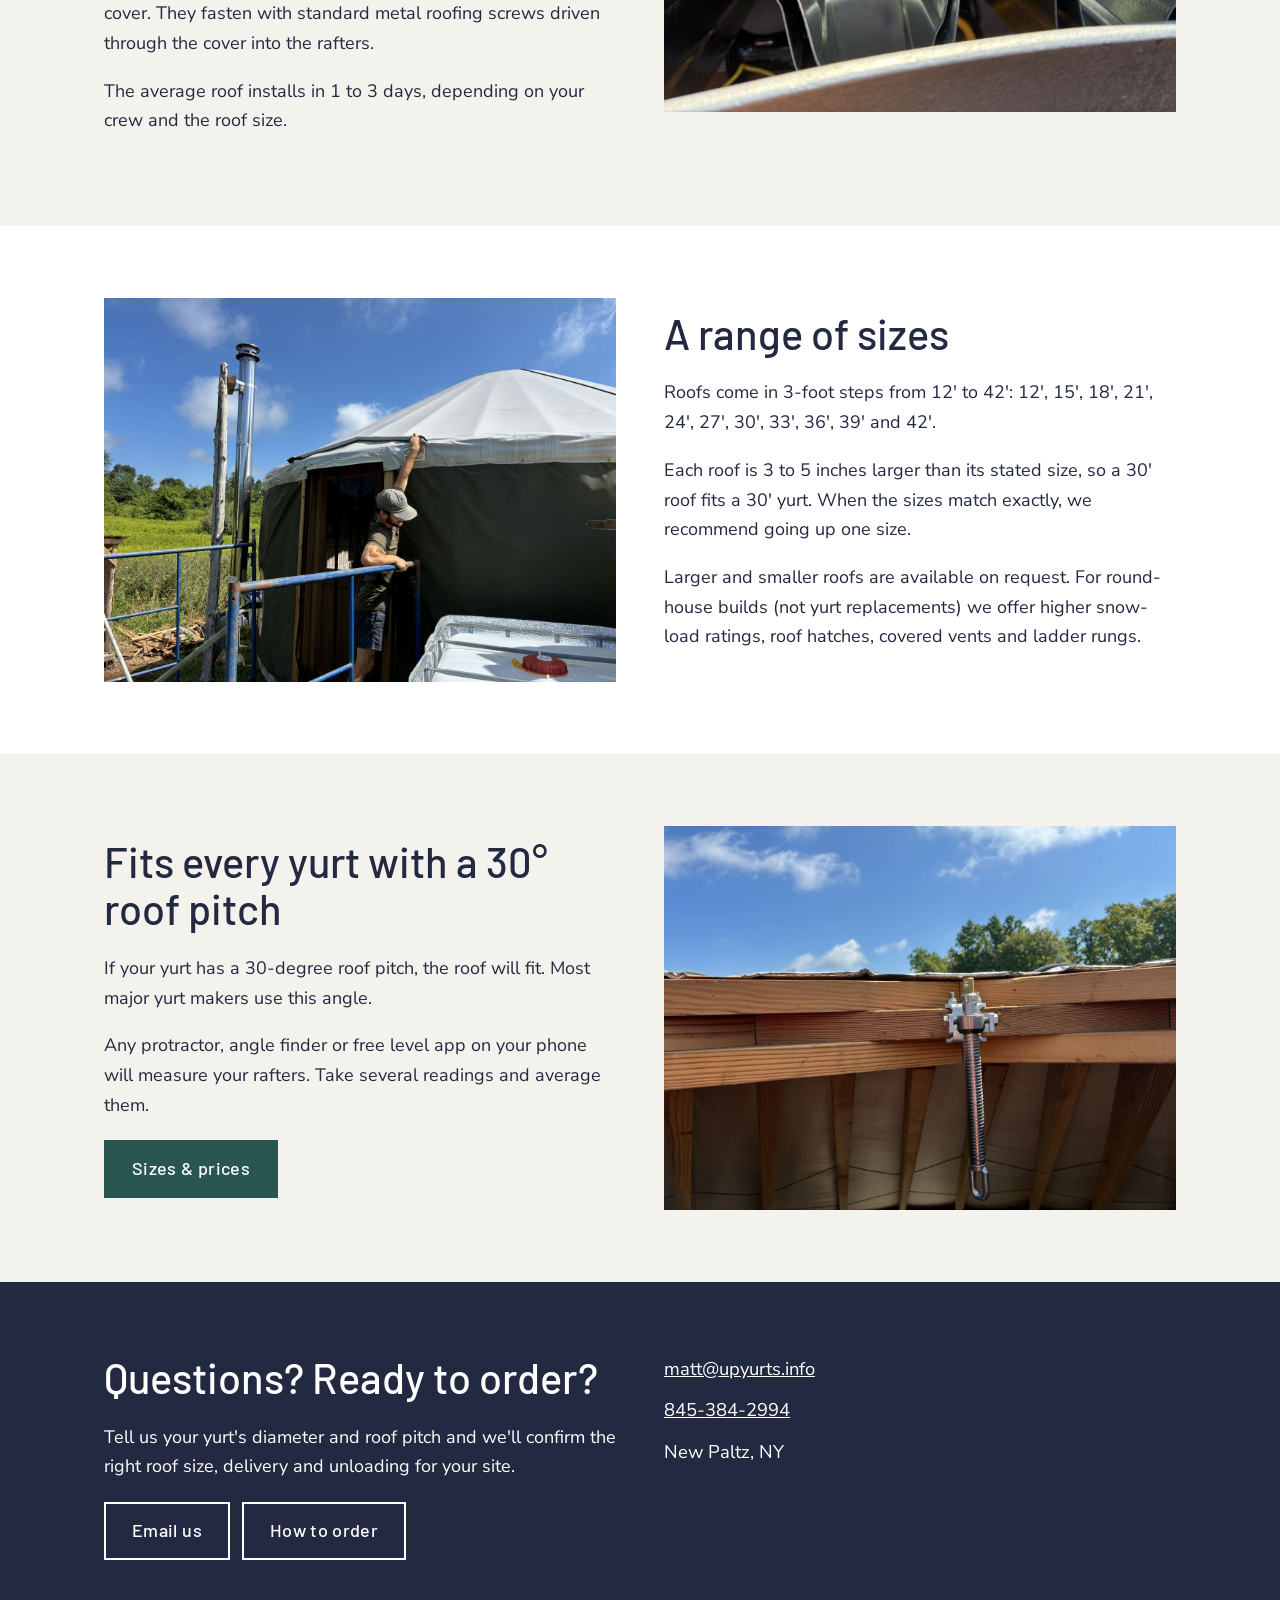
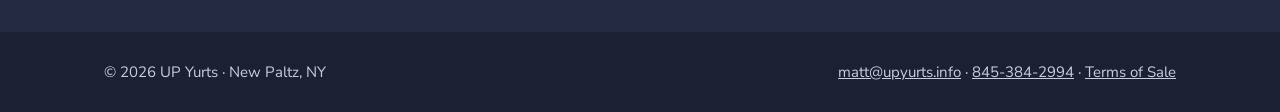
<file: public/features.html>
<!DOCTYPE html>
<html lang="en">
<head>
<meta charset="utf-8">
<meta name="viewport" content="width=device-width, initial-scale=1">
<title>Metal Yurt Roof Features | UP Yurts</title>
<meta name="description" content="24-gauge G-115 galvanized steel panels, bolt-together or screw-down installation, 11 sizes from 12' to 42', and a fit for any yurt with a 30-degree roof pitch.">
<link rel="canonical" href="https://upyurts.info/features">
<meta property="og:title" content="Metal Yurt Roof Features | UP Yurts">
<meta property="og:description" content="24-gauge G-115 galvanized steel panels, bolt-together or screw-down installation, 11 sizes from 12' to 42', and a fit for any yurt with a 30-degree roof pitch.">
<meta property="og:image" content="https://upyurts.info/img/roof-finished.jpg">
<meta property="og:url" content="https://upyurts.info/features">
<meta property="og:site_name" content="UP Yurts">
<link rel="icon" href="/assets/logo.png">
<link rel="preconnect" href="https://fonts.googleapis.com"><link rel="preconnect" href="https://fonts.gstatic.com" crossorigin>
<link href="https://fonts.googleapis.com/css2?family=Barlow:wght@500&family=Nunito+Sans:wght@400;700&display=swap" rel="stylesheet">
<link rel="stylesheet" href="/assets/style.css">
</head>
<body>
<a class="skip" href="#main">Skip to content</a>
<header class="site-head"><div class="wrap">
<a class="logo" href="/"><img src="/assets/logo.png" alt="UP Yurts" width="148" height="50"></a>
<button class="menu-btn" aria-expanded="false" aria-controls="nav" onclick="var n=document.getElementById('nav');n.classList.toggle('open');this.setAttribute('aria-expanded',n.classList.contains('open'))">Menu</button>
<nav class="nav" id="nav"><a href="/">Home</a><a href="/metal-yurt-roofs">Why Metal</a><a href="/features" aria-current=page>Features</a><a href="/roof">Sizes &amp; Prices</a><a href="/faq">FAQ</a><a href="/about">About</a></nav>
<a class="head-phone" href="tel:+18453842994">845-384-2994</a>
</div></header>
<main id="main">
<div class="page-head"><div class="wrap"><p class="kicker">Features</p><h1>Built like nothing else on a yurt</h1>
<p>Steel panels, precision-formed, in a size for every yurt and round house.</p></div></div>

<section><div class="wrap split">
<div class="split-media tall"><img src="/img/img_3540.jpg" alt="Nested roof panels in the shipping crate" loading="lazy"></div>
<div><h2>Solid steel construction</h2>
<p>Thick 24-gauge galvanized steel is CNC-folded into the pie-shaped panels that make up each roof.</p>
<p>The high-strength steel is coated to the G-115 specification, a zinc coating nearly 60% thicker than most other metal roofs. That means a longer life and less maintenance.</p></div>
</div></section>

<section class="alt"><div class="wrap split flip">
<div class="split-media"><img src="/img/img_3588.jpg" alt="Panels bolted together at the ribs" loading="lazy"></div>
<div><h2>Bolt-together or screw-down installation</h2>
<p><b>Bolt-together roofs</b> are for new construction, or structures with bare rafters where you can reach the panels from inside. Every panel has pre-punched holes, only a few fastener sizes are needed, and the only tools are a drill, a ½-inch socket or wrench, and a ¼-inch punch or rod to line up the holes.</p>
<p><b>Screw-down roofs</b> are for fabric yurts with an existing roof cover. They fasten with standard metal roofing screws driven through the cover into the rafters.</p>
<p>The average roof installs in 1 to 3 days, depending on your crew and the roof size.</p></div>
</div></section>

<section><div class="wrap split">
<div class="split-media"><img src="/img/img_3544.jpg" alt="Metal roof going onto a yurt" loading="lazy"></div>
<div><h2>A range of sizes</h2>
<p>Roofs come in 3-foot steps from 12' to 42': 12', 15', 18', 21', 24', 27', 30', 33', 36', 39' and 42'.</p>
<p>Each roof is 3 to 5 inches larger than its stated size, so a 30' roof fits a 30' yurt. When the sizes match exactly, we recommend going up one size.</p>
<p>Larger and smaller roofs are available on request. For round-house builds (not yurt replacements) we offer higher snow-load ratings, roof hatches, covered vents and ladder rungs.</p></div>
</div></section>

<section class="alt"><div class="wrap split flip">
<div class="split-media"><img src="/img/img_3553.jpg" alt="Measuring rafters on a yurt" loading="lazy"></div>
<div><h2>Fits every yurt with a 30° roof pitch</h2>
<p>If your yurt has a 30-degree roof pitch, the roof will fit. Most major yurt makers use this angle.</p>
<p>Any protractor, angle finder or free level app on your phone will measure your rafters. Take several readings and average them.</p>
<div class="btns"><a class="btn solid" href="/roof">Sizes &amp; prices</a></div></div>
</div></section>
<section class="contact"><div class="wrap split">
<div><h2>Questions? Ready to order?</h2>
<p>Tell us your yurt's diameter and roof pitch and we'll confirm the right roof size, delivery and unloading for your site.</p>
<div class="btns"><a class="btn light" href="mailto:matt@upyurts.info">Email us</a><a class="btn light" href="/roof#order">How to order</a></div></div>
<ul class="contact-list"><li><a href="mailto:matt@upyurts.info">matt@upyurts.info</a></li><li><a href="tel:+18453842994">845-384-2994</a></li><li>New Paltz, NY</li></ul>
</div></section>
</main>
<footer class="site-foot"><div class="wrap">
<span>© 2026 UP Yurts · New Paltz, NY</span>
<span><a href="mailto:matt@upyurts.info">matt@upyurts.info</a> · <a href="tel:+18453842994">845-384-2994</a> · <a href="/terms">Terms of Sale</a></span>
</div></footer>
</body>
</html>
</file>
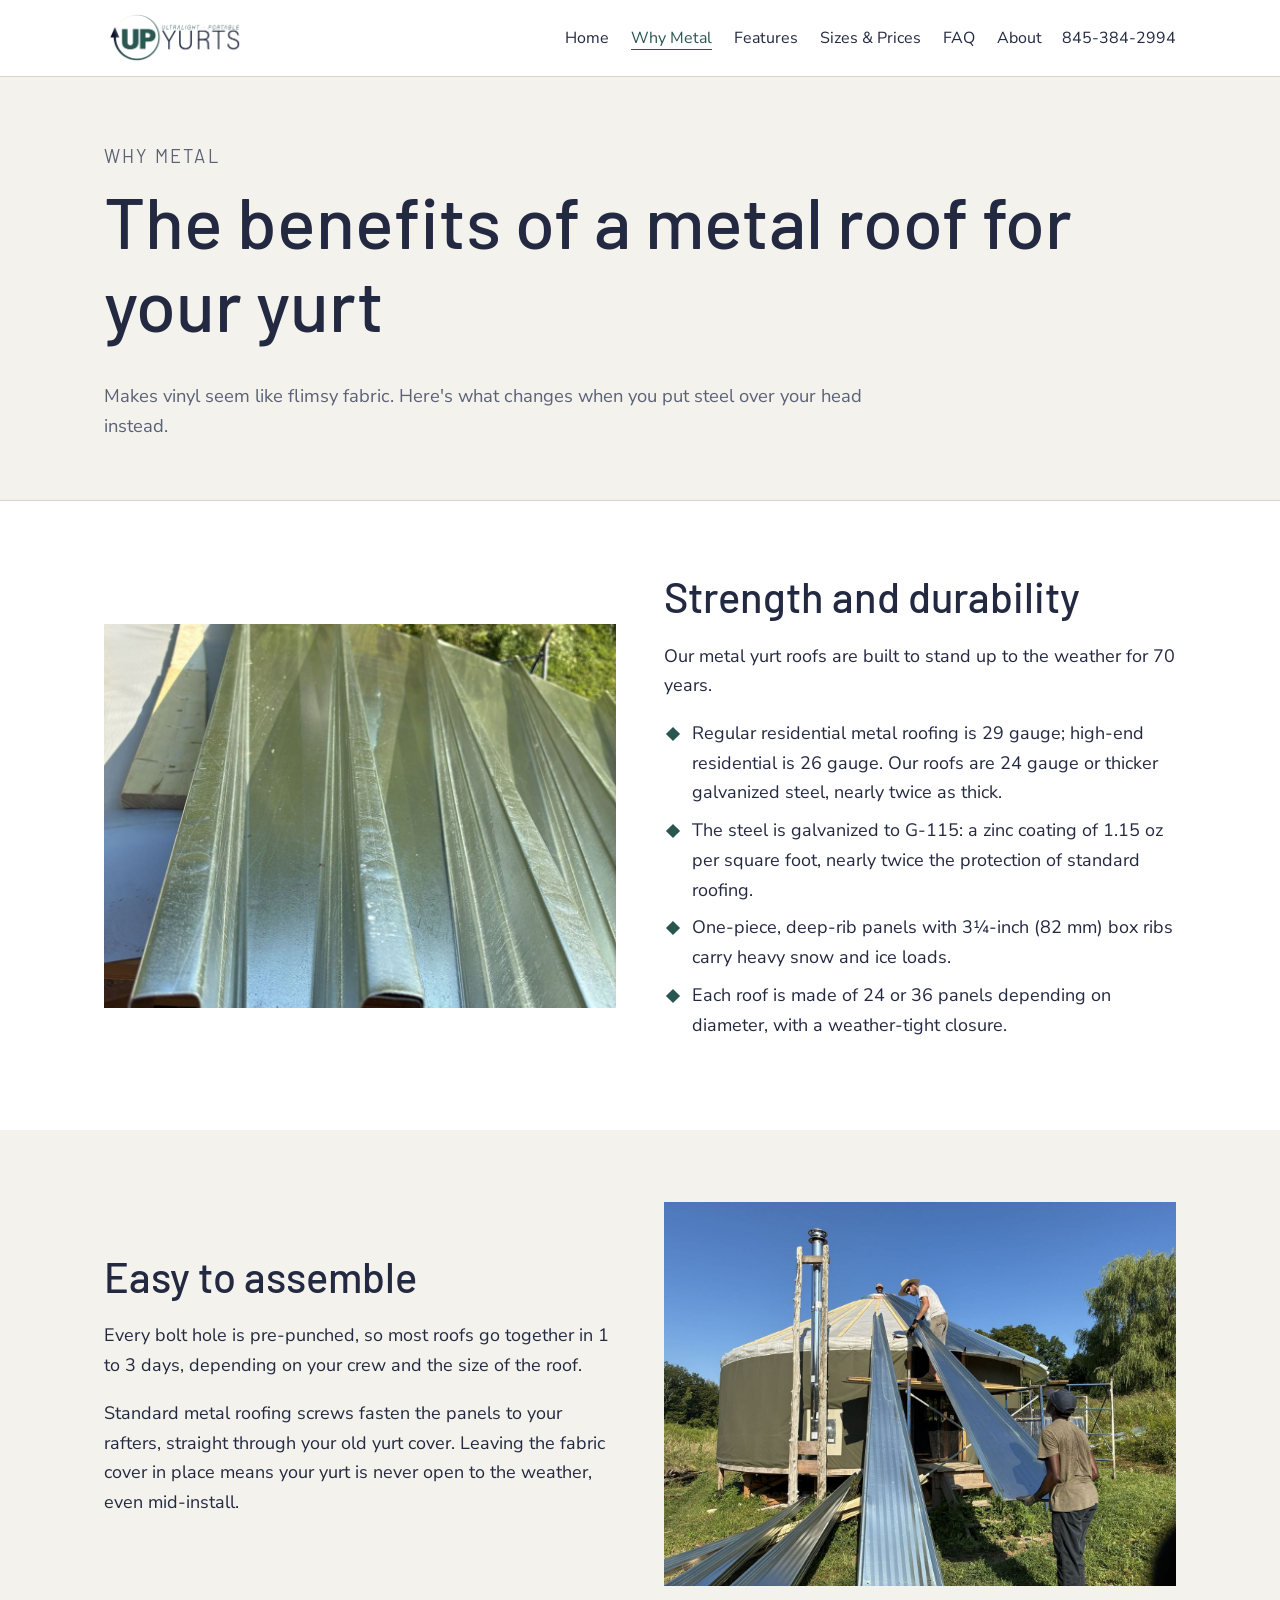
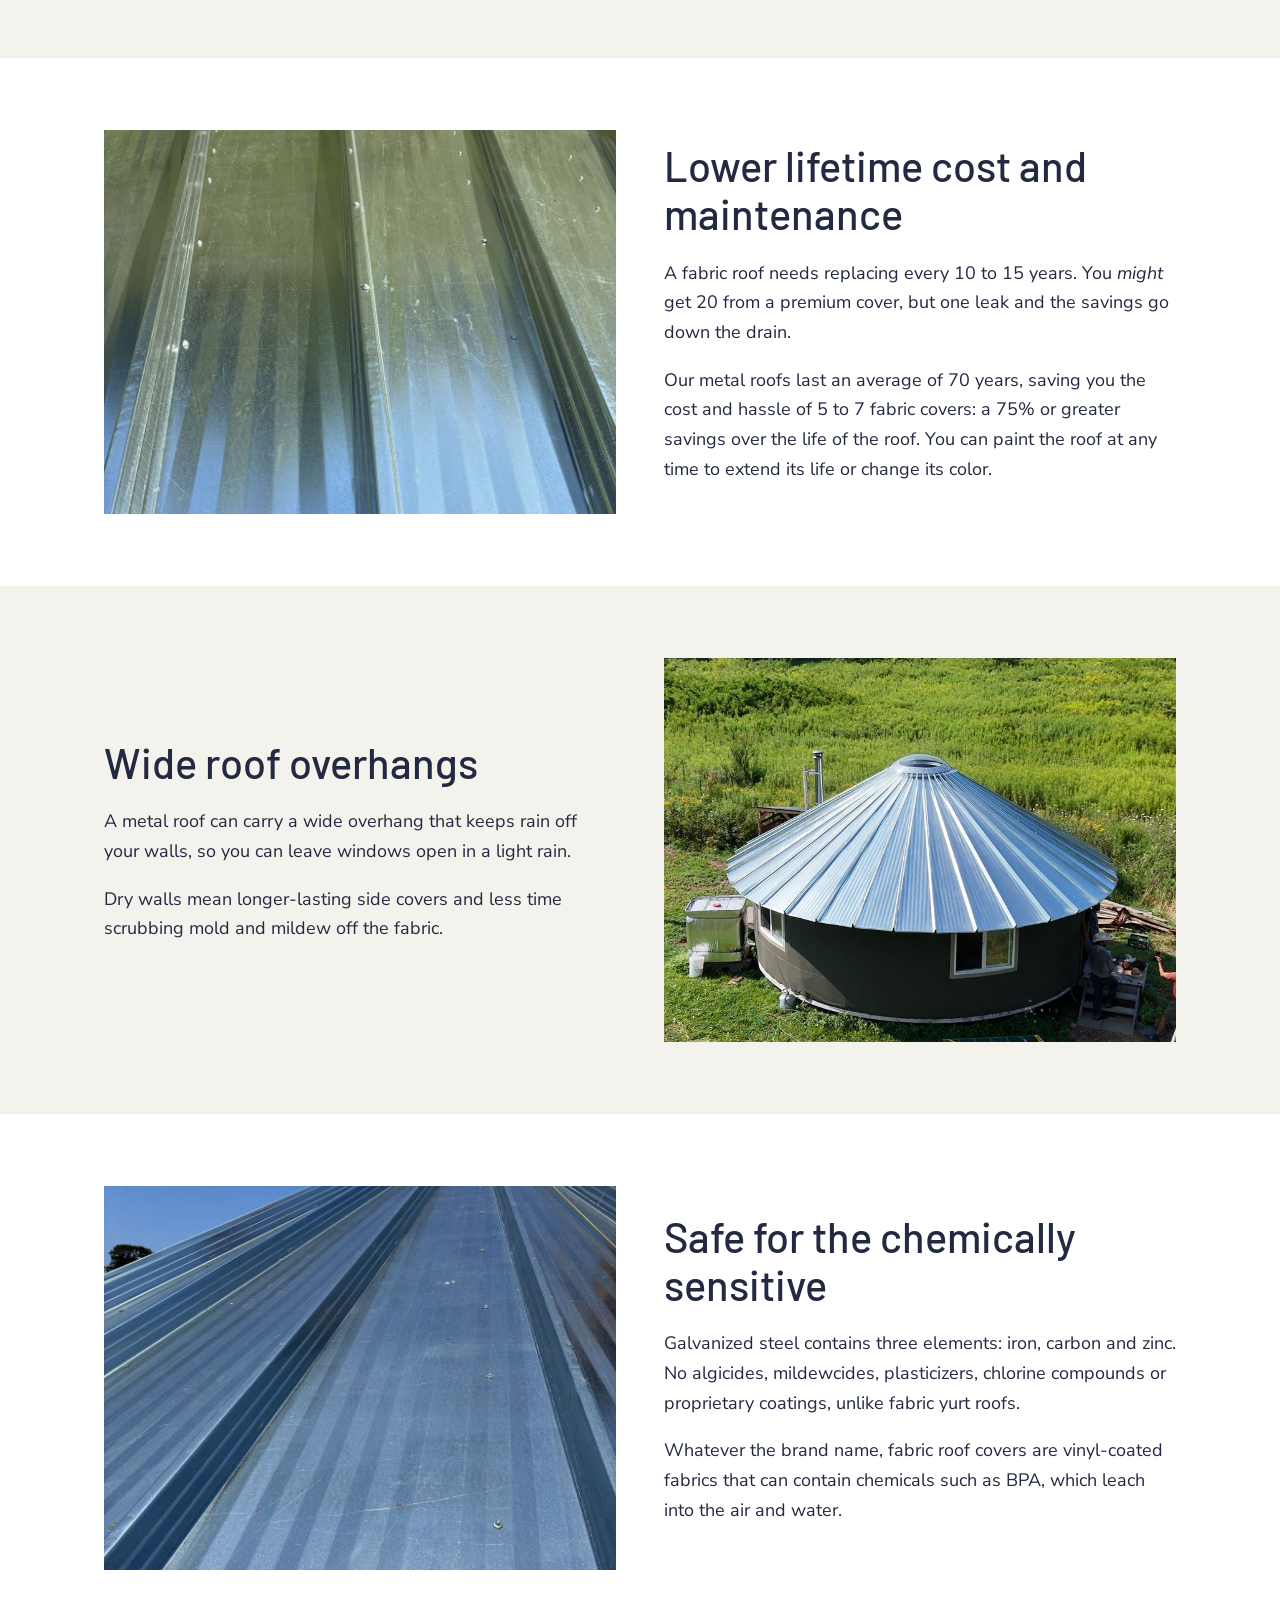
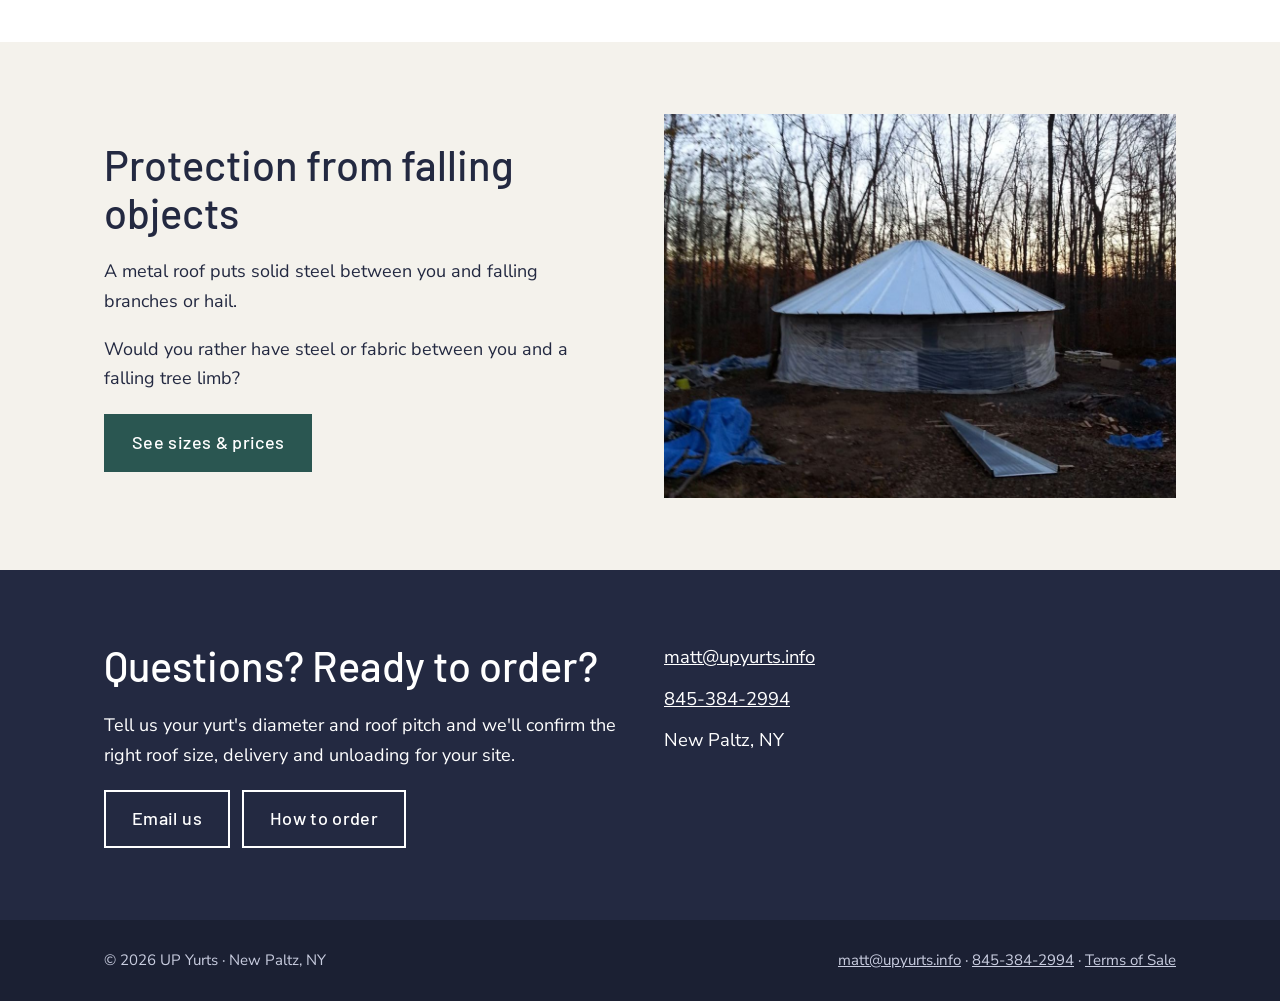
<file: public/metal-yurt-roofs.html>
<!DOCTYPE html>
<html lang="en">
<head>
<meta charset="utf-8">
<meta name="viewport" content="width=device-width, initial-scale=1">
<title>Why a Metal Yurt Roof | UP Yurts</title>
<meta name="description" content="Why replace a fabric yurt roof with galvanized steel: strength, a 70-year life, lower lifetime cost, wide overhangs, no chemical coatings and protection from falling branches.">
<link rel="canonical" href="https://upyurts.info/metal-yurt-roofs">
<meta property="og:title" content="Why a Metal Yurt Roof | UP Yurts">
<meta property="og:description" content="Why replace a fabric yurt roof with galvanized steel: strength, a 70-year life, lower lifetime cost, wide overhangs, no chemical coatings and protection from falling branches.">
<meta property="og:image" content="https://upyurts.info/img/roof-finished.jpg">
<meta property="og:url" content="https://upyurts.info/metal-yurt-roofs">
<meta property="og:site_name" content="UP Yurts">
<link rel="icon" href="/assets/logo.png">
<link rel="preconnect" href="https://fonts.googleapis.com"><link rel="preconnect" href="https://fonts.gstatic.com" crossorigin>
<link href="https://fonts.googleapis.com/css2?family=Barlow:wght@500&family=Nunito+Sans:wght@400;700&display=swap" rel="stylesheet">
<link rel="stylesheet" href="/assets/style.css">
</head>
<body>
<a class="skip" href="#main">Skip to content</a>
<header class="site-head"><div class="wrap">
<a class="logo" href="/"><img src="/assets/logo.png" alt="UP Yurts" width="148" height="50"></a>
<button class="menu-btn" aria-expanded="false" aria-controls="nav" onclick="var n=document.getElementById('nav');n.classList.toggle('open');this.setAttribute('aria-expanded',n.classList.contains('open'))">Menu</button>
<nav class="nav" id="nav"><a href="/">Home</a><a href="/metal-yurt-roofs" aria-current=page>Why Metal</a><a href="/features">Features</a><a href="/roof">Sizes &amp; Prices</a><a href="/faq">FAQ</a><a href="/about">About</a></nav>
<a class="head-phone" href="tel:+18453842994">845-384-2994</a>
</div></header>
<main id="main">
<div class="page-head"><div class="wrap"><p class="kicker">Why metal</p><h1>The benefits of a metal roof for your yurt</h1>
<p>Makes vinyl seem like flimsy fabric. Here's what changes when you put steel over your head instead.</p></div></div>

<section><div class="wrap split">
<div class="split-media"><img src="/img/img_3572.jpg" alt="Deep-rib galvanized steel roof panels" loading="lazy"></div>
<div><h2>Strength and durability</h2>
<p>Our metal yurt roofs are built to stand up to the weather for 70 years.</p>
<ul class="ticks"><li>Regular residential metal roofing is 29 gauge; high-end residential is 26 gauge. Our roofs are 24 gauge or thicker galvanized steel, nearly twice as thick.</li>
<li>The steel is galvanized to G-115: a zinc coating of 1.15 oz per square foot, nearly twice the protection of standard roofing.</li>
<li>One-piece, deep-rib panels with 3¼-inch (82 mm) box ribs carry heavy snow and ice loads.</li>
<li>Each roof is made of 24 or 36 panels depending on diameter, with a weather-tight closure.</li></ul></div>
</div></section>

<section class="alt"><div class="wrap split flip">
<div class="split-media"><img src="/img/img_3580.jpg" alt="Crew installing panels over the existing yurt cover" loading="lazy"></div>
<div><h2>Easy to assemble</h2>
<p>Every bolt hole is pre-punched, so most roofs go together in 1 to 3 days, depending on your crew and the size of the roof.</p>
<p>Standard metal roofing screws fasten the panels to your rafters, straight through your old yurt cover. Leaving the fabric cover in place means your yurt is never open to the weather, even mid-install.</p></div>
</div></section>

<section><div class="wrap split">
<div class="split-media"><img src="/img/img_3599.jpg" alt="Finished galvanized roof panels" loading="lazy"></div>
<div><h2>Lower lifetime cost and maintenance</h2>
<p>A fabric roof needs replacing every 10 to 15 years. You <i>might</i> get 20 from a premium cover, but one leak and the savings go down the drain.</p>
<p>Our metal roofs last an average of 70 years, saving you the cost and hassle of 5 to 7 fabric covers: a 75% or greater savings over the life of the roof. You can paint the roof at any time to extend its life or change its color.</p></div>
</div></section>

<section class="alt"><div class="wrap split flip">
<div class="split-media"><img src="/img/roof-finished.jpg" alt="Finished metal yurt roof with wide overhang" loading="lazy"></div>
<div><h2>Wide roof overhangs</h2>
<p>A metal roof can carry a wide overhang that keeps rain off your walls, so you can leave windows open in a light rain.</p>
<p>Dry walls mean longer-lasting side covers and less time scrubbing mold and mildew off the fabric.</p></div>
</div></section>

<section><div class="wrap split">
<div class="split-media"><img src="/img/img_3596.jpg" alt="Galvanized steel roof seen from the peak" loading="lazy"></div>
<div><h2>Safe for the chemically sensitive</h2>
<p>Galvanized steel contains three elements: iron, carbon and zinc. No algicides, mildewcides, plasticizers, chlorine compounds or proprietary coatings, unlike fabric yurt roofs.</p>
<p>Whatever the brand name, fabric roof covers are vinyl-coated fabrics that can contain chemicals such as BPA, which leach into the air and water.</p></div>
</div></section>

<section class="alt"><div class="wrap split flip">
<div class="split-media"><img src="/img/roof-2013.jpg" alt="Metal yurt roof in the woods" loading="lazy"></div>
<div><h2>Protection from falling objects</h2>
<p>A metal roof puts solid steel between you and falling branches or hail.</p>
<p>Would you rather have steel or fabric between you and a falling tree limb?</p>
<div class="btns"><a class="btn solid" href="/roof">See sizes &amp; prices</a></div></div>
</div></section>
<section class="contact"><div class="wrap split">
<div><h2>Questions? Ready to order?</h2>
<p>Tell us your yurt's diameter and roof pitch and we'll confirm the right roof size, delivery and unloading for your site.</p>
<div class="btns"><a class="btn light" href="mailto:matt@upyurts.info">Email us</a><a class="btn light" href="/roof#order">How to order</a></div></div>
<ul class="contact-list"><li><a href="mailto:matt@upyurts.info">matt@upyurts.info</a></li><li><a href="tel:+18453842994">845-384-2994</a></li><li>New Paltz, NY</li></ul>
</div></section>
</main>
<footer class="site-foot"><div class="wrap">
<span>© 2026 UP Yurts · New Paltz, NY</span>
<span><a href="mailto:matt@upyurts.info">matt@upyurts.info</a> · <a href="tel:+18453842994">845-384-2994</a> · <a href="/terms">Terms of Sale</a></span>
</div></footer>
</body>
</html>
</file>
<file: assets/style.css>
/* UP Yurts — static site styles. Colors and type follow the original Wix theme. */
:root{
  --navy:#232941; --navy-2:#475384; --teal:#2a5651; --teal-2:#54aba1;
  --cream:#f4f2ec; --sand:#eae5d9; --gold:#d0ac68; --ink:#232941; --muted:#5b6277;
  --line:#d9d4c7; --max:1120px;
  --head:"Barlow",Arial,sans-serif; --body:"Nunito Sans","Avenir Next",Avenir,Helvetica,Arial,sans-serif;
}
*{box-sizing:border-box}
html{scroll-behavior:smooth}
body{margin:0;font-family:var(--body);font-weight:400;font-size:18px;line-height:1.65;color:var(--ink);background:#fff}
img,video{max-width:100%;height:auto;display:block}
a{color:var(--teal)}
a:hover{color:var(--navy)}
h1,h2,h3{font-family:var(--head);font-weight:500;line-height:1.15;color:var(--navy);margin:0 0 .5em}
h1{font-size:clamp(2.4rem,6vw,4.5rem)}
h2{font-size:clamp(1.8rem,3.6vw,2.6rem)}
h3{font-size:1.35rem}
p{margin:0 0 1em}
.wrap{max-width:var(--max);margin:0 auto;padding:0 24px}
.skip{position:absolute;left:-999px}.skip:focus{left:12px;top:12px;background:#fff;padding:8px 12px;z-index:9}

/* header */
.site-head{position:sticky;top:0;z-index:5;background:#fff;border-bottom:1px solid var(--line)}
.site-head .wrap{display:flex;align-items:center;gap:20px;min-height:76px}
.logo img{width:148px;height:auto}
.nav{display:flex;gap:22px;margin-left:auto;align-items:center}
.nav a{color:var(--navy);text-decoration:none;font-size:16px}
.nav a:hover,.nav a[aria-current]{color:var(--teal);text-decoration:underline;text-underline-offset:6px}
.head-phone{color:var(--navy);text-decoration:none;font-size:16px;white-space:nowrap}
.menu-btn{display:none;margin-left:auto;background:none;border:1px solid var(--navy);color:var(--navy);font:inherit;font-size:16px;padding:6px 12px;cursor:pointer}

/* buttons */
.btn{display:inline-block;font-family:var(--head);font-weight:500;font-size:18px;letter-spacing:.02em;padding:12px 26px;border:2px solid var(--teal);color:var(--teal);background:transparent;text-decoration:none;transition:.15s}
.btn:hover{background:var(--teal);color:#fff}
.btn.solid{background:var(--teal);color:#fff}
.btn.solid:hover{background:var(--navy);border-color:var(--navy)}
.btn.light{border-color:#fff;color:#fff}
.btn.light:hover{background:#fff;color:var(--navy)}
.btns{display:flex;flex-wrap:wrap;gap:12px;margin-top:20px}

/* hero */
.hero{position:relative;min-height:78vh;display:flex;align-items:flex-end;color:#fff;background:var(--navy);overflow:hidden}
.hero video,.hero .hero-img{position:absolute;inset:0;width:100%;height:100%;object-fit:cover}
.hero::after{content:"";position:absolute;inset:0;background:linear-gradient(180deg,rgba(35,41,65,.15) 0%,rgba(35,41,65,.35) 45%,rgba(35,41,65,.85) 100%)}
.hero .wrap{position:relative;z-index:1;padding-top:120px;padding-bottom:64px;width:100%}
.hero h1{color:#fff;margin-bottom:.2em}
.hero .lead{font-size:clamp(1.15rem,2.2vw,1.5rem);max-width:720px;margin-bottom:.4em}
.hero .sub{opacity:.9;max-width:680px}
.page-head{background:var(--cream);padding:64px 0 40px;border-bottom:1px solid var(--line)}
.page-head p{max-width:760px;font-size:1.15rem;color:var(--muted)}

/* sections */
section{padding:72px 0}
section.alt{background:var(--cream)}
.kicker{font-family:var(--head);text-transform:uppercase;letter-spacing:.12em;font-size:14px;color:var(--teal);margin-bottom:8px}
.split{display:grid;grid-template-columns:1fr 1fr;gap:48px;align-items:center}
.split.flip .split-media{order:2}
.split-media img{width:100%;aspect-ratio:4/3;object-fit:cover}
.split-media.tall img{aspect-ratio:3/4}
.grid3{display:grid;grid-template-columns:repeat(3,1fr);gap:28px}
.card{background:#fff;border:1px solid var(--line);padding:26px}
.card h3{margin-bottom:.3em}
.card p:last-child{margin-bottom:0}
.facts{display:grid;grid-template-columns:repeat(4,1fr);gap:20px;margin-top:8px}
.fact{border-top:3px solid var(--gold);padding-top:12px}
.fact b{display:block;font-family:var(--head);font-weight:500;font-size:2rem;color:var(--navy);line-height:1.1}
.fact span{color:var(--muted);font-size:16px}
ul.ticks{list-style:none;padding:0;margin:0 0 1em}
ul.ticks li{padding-left:28px;position:relative;margin-bottom:.45em}
ul.ticks li::before{content:"";position:absolute;left:4px;top:.55em;width:10px;height:10px;background:var(--teal);transform:rotate(45deg)}
.gallery{display:grid;grid-template-columns:repeat(4,1fr);gap:12px}
.gallery img{width:100%;aspect-ratio:1/1;object-fit:cover}
.video-box video{width:100%;aspect-ratio:16/9;object-fit:cover;background:var(--navy)}
.note{background:var(--sand);border-left:4px solid var(--gold);padding:16px 20px;margin:1.2em 0}

/* tables */
.table-wrap{overflow-x:auto;margin:1em 0 1.5em}
table{border-collapse:collapse;width:100%;font-size:17px;background:#fff}
th,td{text-align:left;padding:10px 14px;border-bottom:1px solid var(--line);white-space:nowrap}
th{font-family:var(--head);font-weight:500;color:#fff;background:var(--navy)}
tbody tr:nth-child(even){background:var(--cream)}
td.num,th.num{text-align:right}

/* FAQ */
details{border-bottom:1px solid var(--line);padding:16px 0}
details summary{cursor:pointer;font-family:var(--head);font-weight:500;font-size:1.3rem;color:var(--navy);list-style:none;padding-right:32px;position:relative}
details summary::-webkit-details-marker{display:none}
details summary::after{content:"+";position:absolute;right:4px;top:-2px;font-size:1.6rem;color:var(--teal)}
details[open] summary::after{content:"–"}
details>div{padding-top:10px}

/* steps */
ol.steps{padding-left:1.3em}
ol.steps li{margin-bottom:.5em}

/* terms */
.terms p{font-size:16px}
.terms h3{font-size:1.1rem;margin-top:1.4em}

/* contact + footer */
.contact{background:var(--navy);color:#fff}
.contact h2{color:#fff}
.contact a{color:#fff}
.contact .split{align-items:start}
.contact-list{list-style:none;padding:0;margin:0;font-size:1.15rem}
.contact-list li{margin-bottom:.6em}
.site-foot{background:#1b2033;color:#c9cde0;font-size:15px;padding:28px 0}
.site-foot .wrap{display:flex;flex-wrap:wrap;gap:12px 28px;justify-content:space-between}
.site-foot a{color:#c9cde0}

/* responsive */
@media (max-width:900px){
  .nav{display:none;position:absolute;top:76px;left:0;right:0;background:#fff;flex-direction:column;align-items:flex-start;padding:16px 24px;gap:14px;border-bottom:1px solid var(--line)}
  .nav.open{display:flex}
  .menu-btn{display:block}
  .head-phone{display:none}
  .split,.grid3{grid-template-columns:1fr;gap:28px}
  .split.flip .split-media{order:0}
  .facts{grid-template-columns:repeat(2,1fr)}
  .gallery{grid-template-columns:repeat(2,1fr)}
  section{padding:52px 0}
}
@media print{.site-head,.contact,.site-foot,.btns{display:none}body{font-size:12pt}}
</file>
